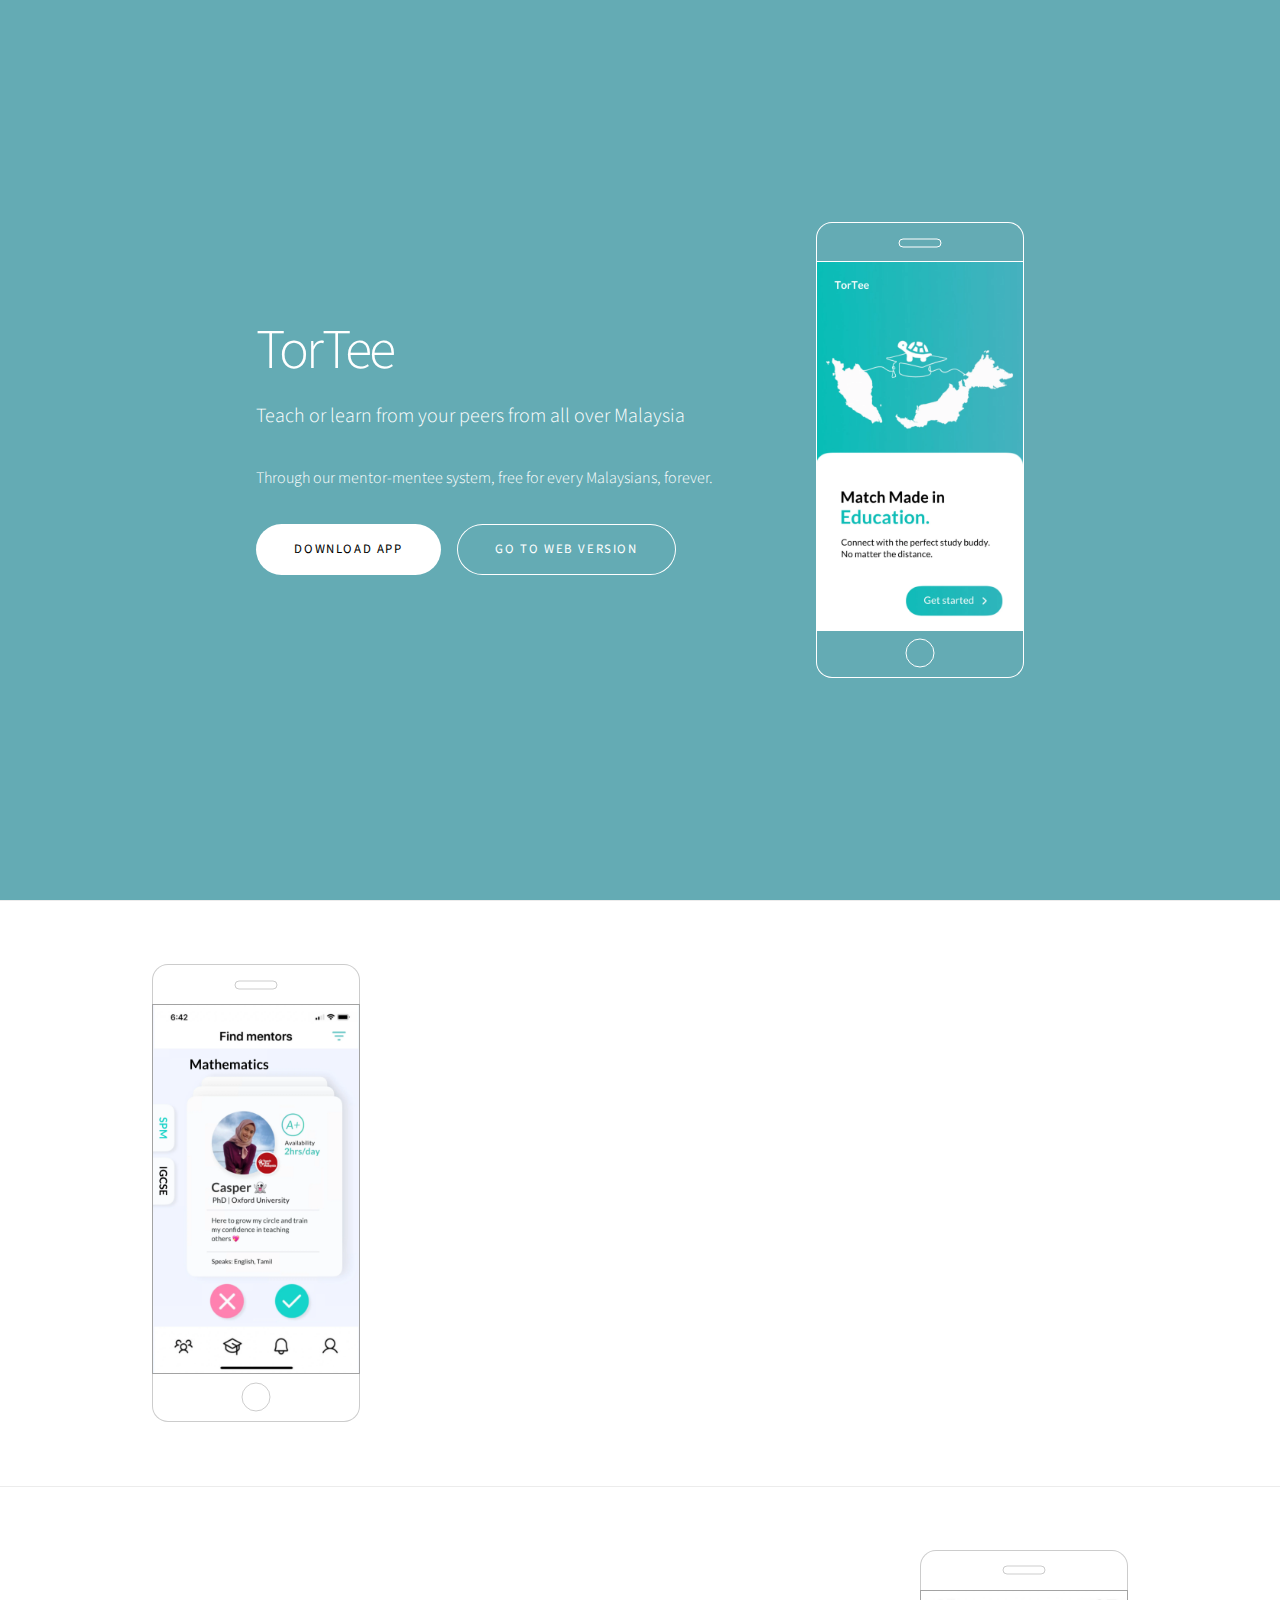
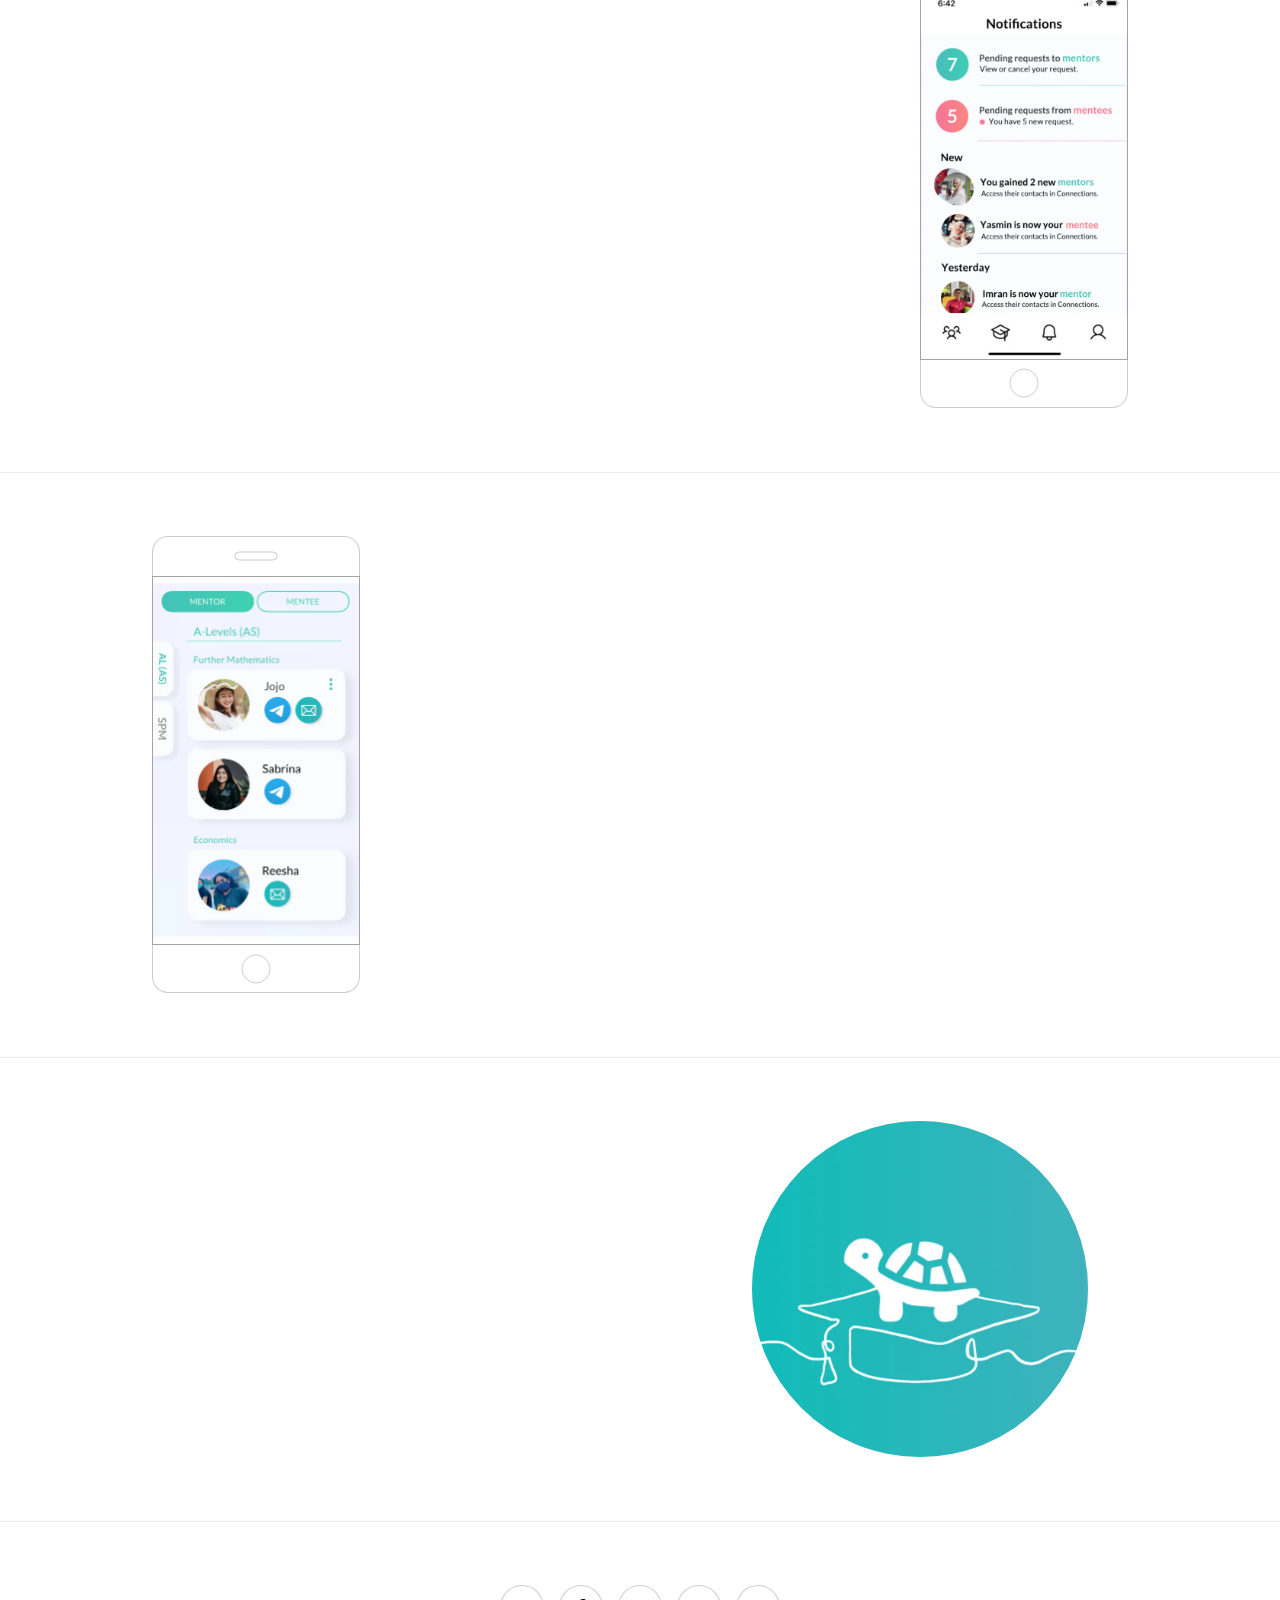
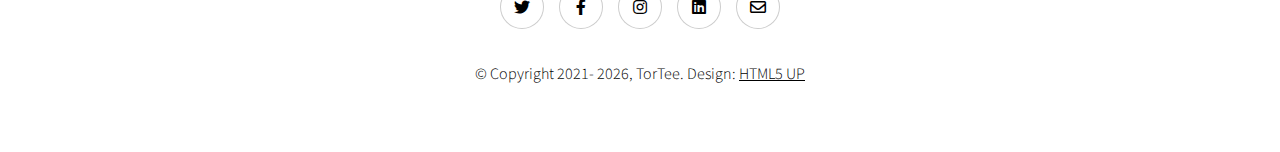
<file: index.html>
<!DOCTYPE HTML>
<html lang="en">

<head>
	<title>TorTee - Match Made in Education</title>
	<meta charset="utf-8" />
	<meta name="description"
		content="TorTee is built for youths to teach or learn from peers from all over Malaysia through our mentor-mentee system, free for every Malaysians, forever.">
	<meta name="author" content="TorTee">
	<meta property="og:type" content="website">
	<meta property="og:locale" content="en_UK">
	<meta property="og:site_name" content="TorTee - Match Made in Education">
	<meta property="og:title" content="TorTee">
	<meta property="og:url" content="https://tortee.my/">
	<meta property="og:description"
		content="TorTee is built for youths to teach or learn from peers from all over Malaysia through our mentor-mentee system, free for every Malaysians, forever.">
	<meta property="og:image" content="https://tortee.my/assets/images/tortee.jpeg">
	<link rel="canonical" href="https://tortee.my/">
	<link rel="apple-touch-icon" sizes="180x180" href="/apple-touch-icon.png">
	<link rel="icon" type="image/png" sizes="32x32" href="/favicon-32x32.png">
	<link rel="icon" type="image/png" sizes="16x16" href="/favicon-16x16.png">
	<link rel="manifest" href="/site.webmanifest">
	<meta name="msapplication-TileColor" content="#da532c">
	<meta name="theme-color" content="#ffffff">
	<meta name="viewport" content="width=device-width, initial-scale=1, user-scalable=no" />
	<meta name="apple-itunes-app" content="app-id=1588025967">
	<!-- Twitter -->
	<meta name="twitter:card" content="app">
	<meta name="twitter:site" content="@TorTeeMY">
	<meta name="twitter:description"
		content="TorTee is built for youths to teach or learn from peers from all over Malaysia through our mentor-mentee system, free for every Malaysians, forever.">
	<meta name="twitter:app:country" content="my">
	<meta name="twitter:app:name:iphone" content="TorTee">
	<meta name="twitter:app:id:iphone" content="1588025967">
	<meta name="twitter:app:name:ipad" content="TorTee">
	<meta name="twitter:app:id:ipad" content="1588025967">
	<meta name="twitter:app:name:googleplay" content="TorTee">
	<meta name="twitter:app:id:googleplay" content="my.tortee.match">
	<link rel="stylesheet" href="assets/css/main.css" />
	<noscript>
		<link rel="stylesheet" href="assets/css/noscript.css" />
	</noscript>
	<script>
		(function (s, e, n, d, er) {
			s['Sender'] = er;
			s[er] = s[er] || function () {
				(s[er].q = s[er].q || []).push(arguments)
			}, s[er].l = 1 * new Date();
			var a = e.createElement(n),
				m = e.getElementsByTagName(n)[0];
			a.async = 1;
			a.src = d;
			m.parentNode.insertBefore(a, m)
		})(window, document, 'script', 'https://cdn.sender.net/accounts_resources/universal.js', 'sender');
		sender('16d5cf8b8f6501')
	</script>
</head>

<body class="is-preload">

	<!-- Wrapper -->
	<div id="wrapper" class="divided">

		<!-- Banner -->
		<section
			class="banner color6 invert style4 orient-left content-align-left image-position-right fullscreen onload-content-fade-right">
			<div class="content">
				<h1 id="title">TorTee</h1>
				<p class="major">Teach or learn from your peers from all over Malaysia</p>
				<p>Through our mentor-mentee system, free for every Malaysians, forever.</p>
				<ul class="actions">
					<li id="download-ios" hidden>
						<a href="https://apps.apple.com/my/app/tortee/id1588025967" target="_blank"
							class="primary button large wide">Download App</a>
					</li>
					<li id="download-android" hidden>
						<a href="https://play.google.com/store/apps/details?id=my.tortee.match" target="_blank"
							class="primary button large wide">Download App</a>
					</li>
					<li>
						<a href="https://app.tortee.my" class="button large wide">Go to Web version</a>
					</li>
				</ul>
			</div>
			<div class="image">
				<picture>
					<source type="image/webp" srcset="/assets/images/welcome.webp">
					<source type="image/jpeg" srcset="/assets/images/welcome.JPEG">
					<img src="/assets/images/welcome.JPEG" alt="Welcome screen of TorTee: Match made in education" />
				</picture>
			</div>
		</section>

		<!-- Spotlight -->
		<section
			class="spotlight style3 orient-right onscroll-content-fade-left content-align-left image-position-center">
			<div class="content">
				<h2 id="match">Match</h2>
				<p>Find experienced student volunteers to teach any subject in SPM, IGCSE, A-Levels and Matrikulasi,
					including</p>
				<ul class="alt">
					<li>Additional Mathematics</li>
					<li>Sejarah</li>
					<li>Bahasa Melayu</li>
					<li style="font-family: 'Hiragino Sans GB';">华文</li>
					<li>Economics</li>
					<li>and more!</li>
				</ul>
			</div>
			<div class="image">
				<picture>
					<source type="image/webp" srcset="/assets/images/match.webp">
					<source type="image/jpeg" srcset="/assets/images/match.jpeg">
					<img src="/assets/images/match.jpeg" alt="Welcome to the Match page" />
				</picture>
			</div>
		</section>

		<!-- Spotlight -->
		<section
			class="spotlight style3 orient-left onscroll-content-fade-right content-align-left image-position-center">
			<div class="content">
				<h2>Request</h2>
				<p>Send mentorship requests to volunteers, and we will notify them for you. TorTee has more than</p>
				<p class="major" style="font-size: 3rem;">300+ mentors</p>
			</div>
			<div class="image">
				<picture>
					<source type="image/webp" srcset="/assets/images/notifications.webp">
					<source type="image/jpeg" srcset="/assets/images/notifications.jpeg">
					<img src="/assets/images/notifications.jpeg" alt="Notifications and requests" />
				</picture>
			</div>
		</section>

		<!-- Spotlight -->
		<section
			class="spotlight style3 orient-right onscroll-content-fade-left content-align-left image-position-center">
			<div class="content">
				<h2>Connect</h2>
				<p>Your contacts will be shared after both mentors and mentees agree to match. We support the following
					contact methods</p>
				<ul class="icons">
					<li><i class="icon brands style1 fa-whatsapp"><span class="label">Instagram</span></i></li>
					<li><i class="icon brands style1 fa-telegram"><span class="label">Telegram</span></i></li>
					<li><i class="icon brands style1 fa-twitter"><span class="label">Twitter</span></i></li>
					<li><i class="icon brands style1 fa-facebook-f"><span class="label">Facebook</span></i></li>
					<li><i class="icon brands style1 fa-instagram"><span class="label">Instagram</span></i></li>
					<li><i class="icon style1 fa-envelope"><span class="label">E-mail</span></i></li>
				</ul>
			</div>
			<div class="image">
				<picture>
					<source type="image/webp" srcset="/assets/images/Connections.webp">
					<source type="image/jpeg" srcset="/assets/images/Connections.jpeg">
					<img src="/assets/images/Connections.jpeg" alt="Connections and contact methods" />
				</picture>
			</div>
		</section>

		<section class="banner style3 orient-left content-align-left onscroll-content-fade-right image-position-left">
			<div class="content">
				<h2>Join TorTee</h2>
				<p class="major">As a mentor or mentee, or both!</p>
				<p>Be part of the Malaysian education revolution</p>
				<ul class="actions">
					<li><a href="#title" class="primary button">Get Started</a></li>
					<li><a href="/subscribe.html" id="subscribe" class="button">Subscribe</a></li>
				</ul>
			</div>
			<div class="image">
				<picture>
					<source type="image/webp" srcset="/assets/images/tortee.webp">
					<source type="image/jpeg" srcset="/assets/images/tortee.jpeg">
					<img src="/assets/images/tortee.jpeg" alt="logo of tortee" />
				</picture>
			</div>
		</section>


		<!-- Footer -->
		<footer class="wrapper style1 align-center">
			<div class="inner">
				<ul class="icons">
					<li><a href="https://twitter.com/TorTeeMY" target="_blank"
							class="icon brands style2 fa-twitter"><span class="label">Twitter</span></a></li>
					<li><a href="https://facebook.com/torteepage" target="_blank"
							class="icon brands style2 fa-facebook-f"><span class="label">Facebook</span></a>
					</li>
					<li><a href="https://www.instagram.com/tortee.my/" target="_blank"
							class="icon brands style2 fa-instagram"><span class="label">Instagram</span></a>
					</li>
					<li><a href="https://www.linkedin.com/company/tortee" target="_blank"
							class="icon brands style2 fa-linkedin"><span class="label">LinkedIn</span></a></li>
					<li><a href="mailto:contact@tortee.my" target="_blank" class="icon style2 fa-envelope"><span
								class="label">Email</span></a></li>
				</ul>
				<p>&copy; Copyright 2021-
					<script>document.write(new Date().getFullYear())</script>, TorTee. Design: <a
						href="https://html5up.net">HTML5 UP</a>
				</p>
			</div>
		</footer>

	</div>


	<!-- Scripts -->
	<script src="assets/js/jquery.min.js"></script>
	<script src="assets/js/jquery.scrollex.min.js"></script>
	<script src="assets/js/jquery.scrolly.min.js"></script>
	<script src="assets/js/browser.min.js"></script>
	<script src="assets/js/breakpoints.min.js"></script>
	<script src="assets/js/util.js"></script>
	<script src="assets/js/main.js"></script>
	<script>
		function getOS() {
			var userAgent = window.navigator.userAgent,
				platform = window.navigator.platform,
				macosPlatforms = ['Macintosh', 'MacIntel', 'MacPPC', 'Mac68K'],
				windowsPlatforms = ['Win32', 'Win64', 'Windows', 'WinCE'],
				iosPlatforms = ['iPhone', 'iPad', 'iPod'],
				os = null;

			if (macosPlatforms.indexOf(platform) !== -1) {
				os = 'Mac OS';
			} else if (iosPlatforms.indexOf(platform) !== -1) {
				os = 'iOS';
			} else if (windowsPlatforms.indexOf(platform) !== -1) {
				os = 'Windows';
			} else if (/Android/.test(userAgent)) {
				os = 'Android';
			} else if (!os && /Linux/.test(platform)) {
				os = 'Linux';
			}

			return os;
		}
		if (getOS() === 'Mac OS' || getOS() === 'iOS') document.getElementById('download-ios').hidden = false;
		else document.getElementById('download-android').hidden = false;
		console.log(getOS())
	</script>

</body>

</html>
</file>
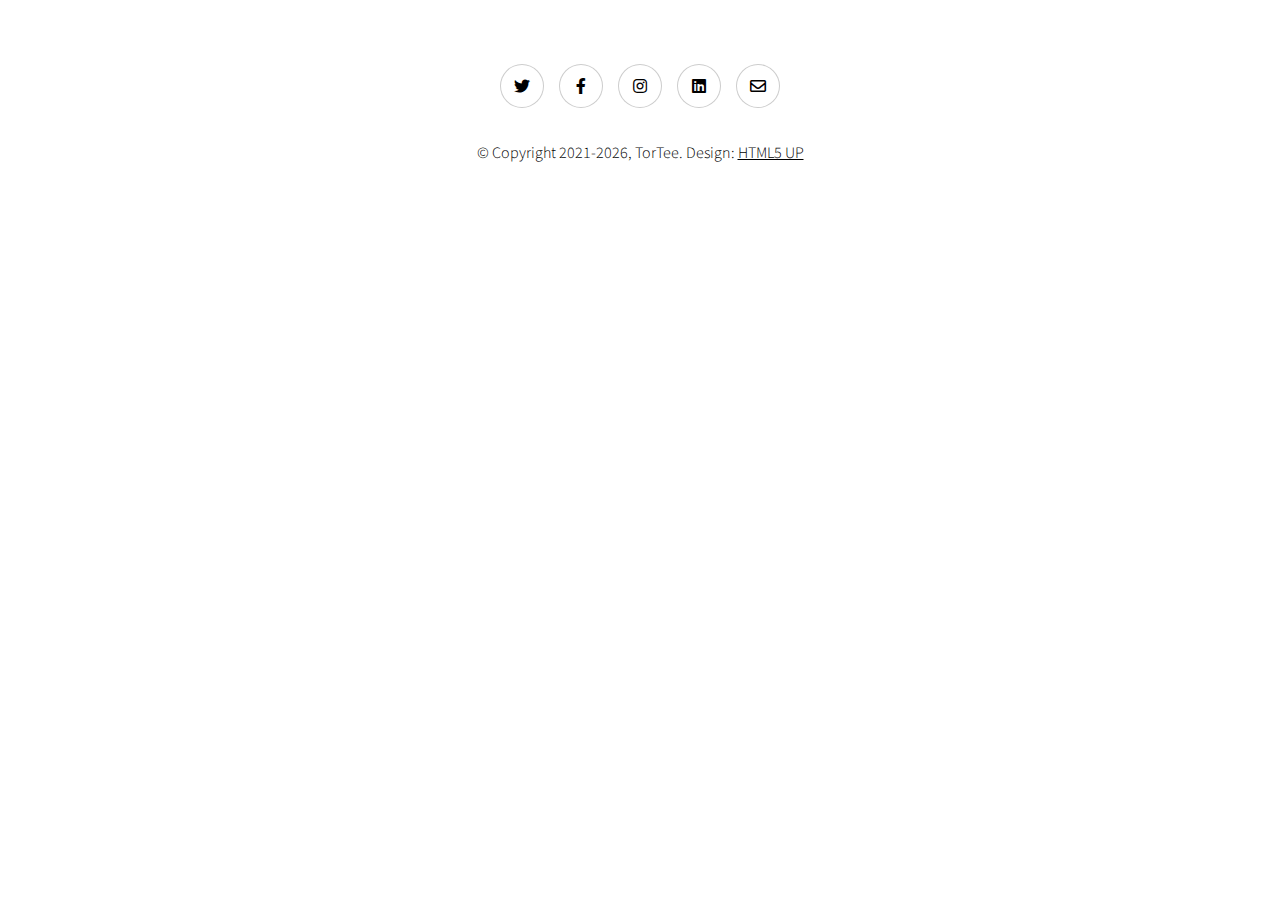
<file: generic.html>
<!DOCTYPE HTML>
<html>

<head>
	<title>TorTee - Match Made in Education</title>
	<meta charset="utf-8" />
	<meta name="viewport" content="width=device-width, initial-scale=1, user-scalable=no" />
	<meta name="apple-itunes-app" content="app-id=1588025967">
	<link rel="stylesheet" href="assets/css/main.css" />
	<noscript>
		<link rel="stylesheet" href="assets/css/noscript.css" />
	</noscript>
	<script>
		(function (s, e, n, d, er) {
		  s['Sender'] = er;
		  s[er] = s[er] || function () {
			(s[er].q = s[er].q || []).push(arguments)
		  }, s[er].l = 1 * new Date();
		  var a = e.createElement(n),
			  m = e.getElementsByTagName(n)[0];
		  a.async = 1;
		  a.src = d;
		  m.parentNode.insertBefore(a, m)
		})(window, document, 'script', 'https://cdn.sender.net/accounts_resources/universal.js', 'sender');
		sender('16d5cf8b8f6501')
	  </script>
</head>

<body class="is-preload">

	<!-- Wrapper -->
	<div id="wrapper" class="divided">

		<!-- Footer -->
		<footer class="wrapper style1 align-center">
			<div class="inner">
				<ul class="icons">
					<li><a href="https://twitter.com/TorTeeMY" target="_blank" class="icon brands style2 fa-twitter"><span class="label">Twitter</span></a></li>
					<li><a href="https://facebook.com/torteepage" target="_blank" class="icon brands style2 fa-facebook-f"><span class="label">Facebook</span></a>
					</li>
					<li><a href="https://www.instagram.com/tortee.my/" target="_blank" class="icon brands style2 fa-instagram"><span class="label">Instagram</span></a>
					</li>
					<li><a href="https://www.linkedin.com/company/tortee" target="_blank" class="icon brands style2 fa-linkedin"><span class="label">LinkedIn</span></a></li>
					<li><a href="mailto:contact@tortee.my" target="_blank" class="icon style2 fa-envelope"><span class="label">Email</span></a></li>
				</ul>
				<p>&copy; Copyright 2021-<script>document.write(new Date().getFullYear())</script>, TorTee. Design: <a href="https://html5up.net">HTML5 UP</a></p>
			</div>
		</footer>

	</div>
	

	<!-- Scripts -->
	<script src="assets/js/jquery.min.js"></script>
	<script src="assets/js/jquery.scrollex.min.js"></script>
	<script src="assets/js/jquery.scrolly.min.js"></script>
	<script src="assets/js/browser.min.js"></script>
	<script src="assets/js/breakpoints.min.js"></script>
	<script src="assets/js/util.js"></script>
	<script src="assets/js/main.js"></script>

</body>

</html>

<div hidden id="popup" style="text-align: left; margin: 0 auto;" class="sender-form-field" data-sender-form-id="kzsfe81cezz5vevzkwu"></div>
</file>
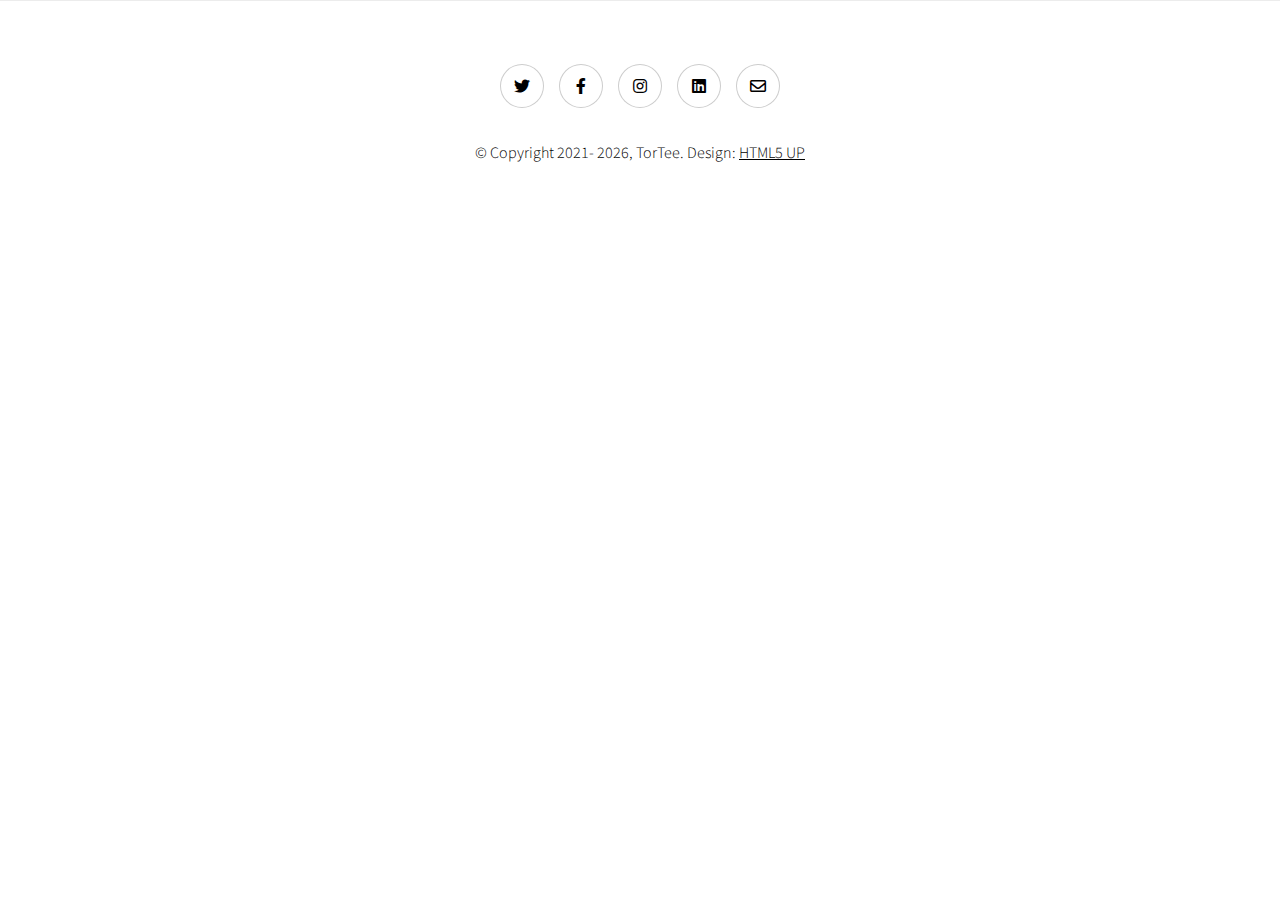
<file: subscribe.html>
<!DOCTYPE HTML>
<html>

<head>
    <title>TorTee - Match Made in Education</title>
    <meta charset="utf-8" />
    <meta name="viewport" content="width=device-width, initial-scale=1, user-scalable=no" />
    <meta name="apple-itunes-app" content="app-id=1588025967">
    <link rel="stylesheet" href="assets/css/main.css" />
    <noscript>
        <link rel="stylesheet" href="assets/css/noscript.css" />
    </noscript>
    <script>
        (function (s, e, n, d, er) {
            s['Sender'] = er;
            s[er] = s[er] || function () {
                (s[er].q = s[er].q || []).push(arguments)
            }, s[er].l = 1 * new Date();
            var a = e.createElement(n),
                m = e.getElementsByTagName(n)[0];
            a.async = 1;
            a.src = d;
            m.parentNode.insertBefore(a, m)
        })(window, document, 'script', 'https://cdn.sender.net/accounts_resources/universal.js', 'sender');
        sender('16d5cf8b8f6501')
    </script>
    <style>
        iframe {
            display: block;
            margin: 0 auto;
        }

        #popup div{
            width: 100%;
        }
    </style>
</head>

<body class="is-preload">

    <!-- Wrapper -->
    <div id="wrapper" class="divided">
        <div  id="popup" style="text-align: left; margin: 0 auto;" class="sender-form-field"
            data-sender-form-id="kzsfe81cezz5vevzkwu"></div>


        <!-- Footer -->
        <footer class="wrapper style1 align-center">
            <div class="inner">
                <ul class="icons">
                    <li><a href="https://twitter.com/TorTeeMY" target="_blank"
                            class="icon brands style2 fa-twitter"><span class="label">Twitter</span></a></li>
                    <li><a href="https://facebook.com/torteepage" target="_blank"
                            class="icon brands style2 fa-facebook-f"><span class="label">Facebook</span></a>
                    </li>
                    <li><a href="https://www.instagram.com/tortee.my/" target="_blank"
                            class="icon brands style2 fa-instagram"><span class="label">Instagram</span></a>
                    </li>
                    <li><a href="https://www.linkedin.com/company/tortee" target="_blank"
                            class="icon brands style2 fa-linkedin"><span class="label">LinkedIn</span></a></li>
                    <li><a href="mailto:contact@tortee.my" target="_blank" class="icon style2 fa-envelope"><span
                                class="label">Email</span></a></li>
                </ul>
                <p>&copy; Copyright 2021-
                    <script>document.write(new Date().getFullYear())</script>, TorTee. Design: <a
                        href="https://html5up.net">HTML5 UP</a>
                </p>
            </div>
        </footer>

    </div>


    <!-- Scripts -->
    <script src="assets/js/jquery.min.js"></script>
    <script src="assets/js/jquery.scrollex.min.js"></script>
    <script src="assets/js/jquery.scrolly.min.js"></script>
    <script src="assets/js/browser.min.js"></script>
    <script src="assets/js/breakpoints.min.js"></script>
    <script src="assets/js/util.js"></script>
    <script src="assets/js/main.js"></script>

</body>

</html>
</file>
<file: assets/css/noscript.css>
/*
	Story by HTML5 UP
	html5up.net | @ajlkn
	Free for personal and commercial use under the CCA 3.0 license (html5up.net/license)
*/

/* Banner (transitions) */

	.banner.onload-content-fade-up .content {
		-moz-transition: none;
		-webkit-transition: none;
		-ms-transition: none;
		transition: none;
	}

	body.is-preload .banner.onload-content-fade-up .content {
		-moz-transform: none;
		-webkit-transform: none;
		-ms-transform: none;
		transform: none;
		opacity: 1;
	}

	.banner.onload-content-fade-down .content {
		-moz-transition: none;
		-webkit-transition: none;
		-ms-transition: none;
		transition: none;
	}

	body.is-preload .banner.onload-content-fade-down .content {
		-moz-transform: none;
		-webkit-transform: none;
		-ms-transform: none;
		transform: none;
		opacity: 1;
	}

	.banner.onload-content-fade-left .content {
		-moz-transition: none;
		-webkit-transition: none;
		-ms-transition: none;
		transition: none;
	}

	body.is-preload .banner.onload-content-fade-left .content {
		-moz-transform: none;
		-webkit-transform: none;
		-ms-transform: none;
		transform: none;
		opacity: 1;
	}

	.banner.onload-content-fade-right .content {
		-moz-transition: none;
		-webkit-transition: none;
		-ms-transition: none;
		transition: none;
	}

	body.is-preload .banner.onload-content-fade-right .content {
		-moz-transform: none;
		-webkit-transform: none;
		-ms-transform: none;
		transform: none;
		opacity: 1;
	}

	.banner.onload-content-fade-in .content {
		-moz-transition: none;
		-webkit-transition: none;
		-ms-transition: none;
		transition: none;
	}

	body.is-preload .banner.onload-content-fade-in .content {
		-moz-transform: none;
		-webkit-transform: none;
		-ms-transform: none;
		transform: none;
		opacity: 1;
	}

	.banner.onload-image-fade-up .image {
		-moz-transition: none;
		-webkit-transition: none;
		-ms-transition: none;
		transition: none;
	}

		.banner.onload-image-fade-up .image img {
			-moz-transition: none;
			-webkit-transition: none;
			-ms-transition: none;
			transition: none;
		}

	body.is-preload .banner.onload-image-fade-up .image {
		-moz-transform: none;
		-webkit-transform: none;
		-ms-transform: none;
		transform: none;
		opacity: 1;
	}

		body.is-preload .banner.onload-image-fade-up .image img {
			opacity: 1;
		}

	.banner.onload-image-fade-down .image {
		-moz-transition: none;
		-webkit-transition: none;
		-ms-transition: none;
		transition: none;
	}

		.banner.onload-image-fade-down .image img {
			-moz-transition: none;
			-webkit-transition: none;
			-ms-transition: none;
			transition: none;
		}

	body.is-preload .banner.onload-image-fade-down .image {
		-moz-transform: none;
		-webkit-transform: none;
		-ms-transform: none;
		transform: none;
		opacity: 1;
	}

		body.is-preload .banner.onload-image-fade-down .image img {
			opacity: 1;
		}

	.banner.onload-image-fade-left .image {
		-moz-transition: none;
		-webkit-transition: none;
		-ms-transition: none;
		transition: none;
	}

		.banner.onload-image-fade-left .image img {
			-moz-transition: none;
			-webkit-transition: none;
			-ms-transition: none;
			transition: none;
		}

	body.is-preload .banner.onload-image-fade-left .image {
		-moz-transform: none;
		-webkit-transform: none;
		-ms-transform: none;
		transform: none;
		opacity: 1;
	}

		body.is-preload .banner.onload-image-fade-left .image img {
			opacity: 1;
		}

	.banner.onload-image-fade-right .image {
		-moz-transition: none;
		-webkit-transition: none;
		-ms-transition: none;
		transition: none;
	}

		.banner.onload-image-fade-right .image img {
			-moz-transition: none;
			-webkit-transition: none;
			-ms-transition: none;
			transition: none;
		}

	body.is-preload .banner.onload-image-fade-right .image {
		-moz-transform: none;
		-webkit-transform: none;
		-ms-transform: none;
		transform: none;
		opacity: 1;
	}

		body.is-preload .banner.onload-image-fade-right .image img {
			opacity: 1;
		}

	.banner.onload-image-fade-in .image img {
		-moz-transition: none;
		-webkit-transition: none;
		-ms-transition: none;
		transition: none;
	}

	body.is-preload .banner.onload-image-fade-in .image img {
		opacity: 1;
	}

	.banner.onscroll-content-fade-up .content {
		-moz-transition: none;
		-webkit-transition: none;
		-ms-transition: none;
		transition: none;
	}

	.banner.onscroll-content-fade-up.is-inactive .content {
		-moz-transform: none;
		-webkit-transform: none;
		-ms-transform: none;
		transform: none;
		opacity: 1;
	}

	.banner.onscroll-content-fade-down .content {
		-moz-transition: none;
		-webkit-transition: none;
		-ms-transition: none;
		transition: none;
	}

	.banner.onscroll-content-fade-down.is-inactive .content {
		-moz-transform: none;
		-webkit-transform: none;
		-ms-transform: none;
		transform: none;
		opacity: 1;
	}

	.banner.onscroll-content-fade-left .content {
		-moz-transition: none;
		-webkit-transition: none;
		-ms-transition: none;
		transition: none;
	}

	.banner.onscroll-content-fade-left.is-inactive .content {
		-moz-transform: none;
		-webkit-transform: none;
		-ms-transform: none;
		transform: none;
		opacity: 1;
	}

	.banner.onscroll-content-fade-right .content {
		-moz-transition: none;
		-webkit-transition: none;
		-ms-transition: none;
		transition: none;
	}

	.banner.onscroll-content-fade-right.is-inactive .content {
		-moz-transform: none;
		-webkit-transform: none;
		-ms-transform: none;
		transform: none;
		opacity: 1;
	}

	.banner.onscroll-content-fade-in .content {
		-moz-transition: none;
		-webkit-transition: none;
		-ms-transition: none;
		transition: none;
	}

	.banner.onscroll-content-fade-in.is-inactive .content {
		-moz-transform: none;
		-webkit-transform: none;
		-ms-transform: none;
		transform: none;
		opacity: 1;
	}

	.banner.onscroll-image-fade-up .image {
		-moz-transition: none;
		-webkit-transition: none;
		-ms-transition: none;
		transition: none;
	}

		.banner.onscroll-image-fade-up .image img {
			-moz-transition: none;
			-webkit-transition: none;
			-ms-transition: none;
			transition: none;
		}

	.banner.onscroll-image-fade-up.is-inactive .image {
		-moz-transform: none;
		-webkit-transform: none;
		-ms-transform: none;
		transform: none;
		opacity: 1;
	}

		.banner.onscroll-image-fade-up.is-inactive .image img {
			opacity: 1;
		}

	.banner.onscroll-image-fade-down .image {
		-moz-transition: none;
		-webkit-transition: none;
		-ms-transition: none;
		transition: none;
	}

		.banner.onscroll-image-fade-down .image img {
			-moz-transition: none;
			-webkit-transition: none;
			-ms-transition: none;
			transition: none;
		}

	.banner.onscroll-image-fade-down.is-inactive .image {
		-moz-transform: none;
		-webkit-transform: none;
		-ms-transform: none;
		transform: none;
		opacity: 1;
	}

		.banner.onscroll-image-fade-down.is-inactive .image img {
			opacity: 1;
		}

	.banner.onscroll-image-fade-left .image {
		-moz-transition: none;
		-webkit-transition: none;
		-ms-transition: none;
		transition: none;
	}

		.banner.onscroll-image-fade-left .image img {
			-moz-transition: none;
			-webkit-transition: none;
			-ms-transition: none;
			transition: none;
		}

	.banner.onscroll-image-fade-left.is-inactive .image {
		-moz-transform: none;
		-webkit-transform: none;
		-ms-transform: none;
		transform: none;
		opacity: 1;
	}

		.banner.onscroll-image-fade-left.is-inactive .image img {
			opacity: 1;
		}

	.banner.onscroll-image-fade-right .image {
		-moz-transition: none;
		-webkit-transition: none;
		-ms-transition: none;
		transition: none;
	}

		.banner.onscroll-image-fade-right .image img {
			-moz-transition: none;
			-webkit-transition: none;
			-ms-transition: none;
			transition: none;
		}

	.banner.onscroll-image-fade-right.is-inactive .image {
		-moz-transform: none;
		-webkit-transform: none;
		-ms-transform: none;
		transform: none;
		opacity: 1;
	}

		.banner.onscroll-image-fade-right.is-inactive .image img {
			opacity: 1;
		}

	.banner.onscroll-image-fade-in .image img {
		-moz-transition: none;
		-webkit-transition: none;
		-ms-transition: none;
		transition: none;
	}

	.banner.onscroll-image-fade-in.is-inactive .image img {
		opacity: 1;
	}
</file>
<file: assets/css/main.css>
@import url(fontawesome-all.min.css);
@import url("https://fonts.googleapis.com/css?family=Source+Sans+Pro:300,300i,400,400i");

/*
	Story by HTML5 UP
	html5up.net | @ajlkn
	Free for personal and commercial use under the CCA 3.0 license (html5up.net/license)
*/

html, body, div, span, applet, object,
iframe, h1, h2, h3, h4, h5, h6, p, blockquote,
pre, a, abbr, acronym, address, big, cite,
code, del, dfn, em, img, ins, kbd, q, s, samp,
small, strike, strong, sub, sup, tt, var, b,
u, i, center, dl, dt, dd, ol, ul, li, fieldset,
form, label, legend, table, caption, tbody,
tfoot, thead, tr, th, td, article, aside,
canvas, details, embed, figure, figcaption,
footer, header, hgroup, menu, nav, output, ruby,
section, summary, time, mark, audio, video {
	margin: 0;
	padding: 0;
	border: 0;
	font-size: 100%;
	font: inherit;
	vertical-align: baseline;}

article, aside, details, figcaption, figure,
footer, header, hgroup, menu, nav, section {
	display: block;}

body {
	line-height: 1;
}

ol, ul {
	list-style: none;
}

blockquote, q {
	quotes: none;
}

	blockquote:before, blockquote:after, q:before, q:after {
		content: '';
		content: none;
	}

table {
	border-collapse: collapse;
	border-spacing: 0;
}

body {
	-webkit-text-size-adjust: none;
}

mark {
	background-color: transparent;
	color: inherit;
}

input::-moz-focus-inner {
	border: 0;
	padding: 0;
}

input, select, textarea {
	-moz-appearance: none;
	-webkit-appearance: none;
	-ms-appearance: none;
	appearance: none;
}

/* Basic */

	@-ms-viewport {
		width: device-width;
	}

	body {
		-ms-overflow-style: scrollbar;
	}

	@media screen and (max-width: 480px) {

		html, body {
			min-width: 320px;
		}

	}

	html {
		box-sizing: border-box;
	}

	*, *:before, *:after {
		box-sizing: inherit;
	}

	body {
		background: #ffffff;
	}

		body.is-preload *, body.is-preload *:before, body.is-preload *:after {
			-moz-animation: none !important;
			-webkit-animation: none !important;
			-ms-animation: none !important;
			animation: none !important;
			-moz-transition: none !important;
			-webkit-transition: none !important;
			-ms-transition: none !important;
			transition: none !important;
		}

/* Type */

	html {
		font-size: 18pt;
	}

		@media screen and (max-width: 1680px) {

			html {
				font-size: 14pt;
			}

		}

		@media screen and (max-width: 1280px) {

			html {
				font-size: 12pt;
			}

		}

		@media screen and (max-width: 736px) {

			html {
				font-size: 11pt;
			}

		}

		@media screen and (max-width: 360px) {

			html {
				font-size: 10pt;
			}

		}

	body {
		background-color: #ffffff;
		color: #000000;
	}

	body, input, select, textarea {
		font-family: "Source Sans Pro", Helvetica, sans-serif;
		font-size: 1rem;
		font-weight: 300;
		line-height: 1.65;
	}

	a {
		-moz-transition: color 0.2s ease-in-out;
		-webkit-transition: color 0.2s ease-in-out;
		-ms-transition: color 0.2s ease-in-out;
		transition: color 0.2s ease-in-out;
		text-decoration: underline;
	}

		a:hover {
			text-decoration: none;
		}

	strong, b {
		font-weight: 400;
	}

	em, i {
		font-style: italic;
	}

	p {
		margin: 0 0 2rem 0;
	}

		p.major {
			font-size: 1.25rem;
		}

	h1, h2, h3, h4, h5, h6 {
		font-weight: 300;
		line-height: 1.375;
		letter-spacing: -0.05em;
		margin: 0 0 1rem 0;
	}

		h1 a, h2 a, h3 a, h4 a, h5 a, h6 a {
			color: inherit;
			text-decoration: none;
		}

	h1 {
		font-size: 3.5rem;
		line-height: 1.2;
	}

	h2 {
		font-size: 2.25rem;
	}

	h3 {
		font-size: 1.5rem;
	}

	h4 {
		font-size: 1.1rem;
	}

	h5 {
		font-size: 0.9rem;
	}

	h6 {
		font-size: 0.7rem;
	}

	sub {
		font-size: 0.8rem;
		position: relative;
		top: 0.5rem;
	}

	sup {
		font-size: 0.8rem;
		position: relative;
		top: -0.5rem;
	}

	blockquote {
		border-left: solid 4px;
		font-style: italic;
		margin: 0 0 2rem 0;
		padding: 0.5rem 0 0.5rem 2rem;
	}

	code {
		border-radius: 4px;
		font-family: "Courier New", monospace;
		font-size: 0.9em;
		margin: 0 0.25rem;
		padding: 0.25rem 0.325rem;
	}

	pre {
		-webkit-overflow-scrolling: touch;
		font-family: "Courier New", monospace;
		font-size: 0.9em;
		margin: 0 0 2rem 0;
	}

		pre code {
			display: block;
			line-height: 1.5;
			padding: 0.75rem 1rem;
			overflow-x: auto;
		}

	hr {
		border: 0;
		border-bottom: solid 1px;
		margin: 2.5rem 0;
	}

		hr.major {
			margin: 3.5rem 0;
		}

	.align-left {
		text-align: left;
	}

	.align-center {
		text-align: center;
	}

	.align-right {
		text-align: right;
	}

	@media screen and (max-width: 736px) {

		p.major {
			font-size: 1.1rem;
		}

		h1 {
			font-size: 2.5rem;
		}

		h2 {
			font-size: 2rem;
		}

		h3 {
			font-size: 1.25rem;
		}

		h4 {
			font-size: 1rem;
		}

	}

	input, select, textarea {
		color: #000000;
	}

	a {
		color: #000000;
	}

		a:hover {
			color: #47D3E5;
		}

	strong, b {
		color: #000000;
	}

	h1, h2, h3, h4, h5, h6 {
		color: #000000;
	}

	blockquote {
		border-left-color: rgba(0, 0, 0, 0.2);
	}

	code {
		background: rgba(0, 0, 0, 0.05);
		border-color: rgba(0, 0, 0, 0.2);
	}

	hr {
		border-bottom-color: rgba(0, 0, 0, 0.2);
	}

/* Row */

	.row {
		display: flex;
		flex-wrap: wrap;
		box-sizing: border-box;
		align-items: stretch;
	}

		.row > * {
			box-sizing: border-box;
		}

		.row.gtr-uniform > * > :last-child {
			margin-bottom: 0;
		}

		.row.aln-left {
			justify-content: flex-start;
		}

		.row.aln-center {
			justify-content: center;
		}

		.row.aln-right {
			justify-content: flex-end;
		}

		.row.aln-top {
			align-items: flex-start;
		}

		.row.aln-middle {
			align-items: center;
		}

		.row.aln-bottom {
			align-items: flex-end;
		}

		.row > .imp {
			order: -1;
		}

		.row > .col-1 {
			width: 8.33333%;
		}

		.row > .off-1 {
			margin-left: 8.33333%;
		}

		.row > .col-2 {
			width: 16.66667%;
		}

		.row > .off-2 {
			margin-left: 16.66667%;
		}

		.row > .col-3 {
			width: 25%;
		}

		.row > .off-3 {
			margin-left: 25%;
		}

		.row > .col-4 {
			width: 33.33333%;
		}

		.row > .off-4 {
			margin-left: 33.33333%;
		}

		.row > .col-5 {
			width: 41.66667%;
		}

		.row > .off-5 {
			margin-left: 41.66667%;
		}

		.row > .col-6 {
			width: 50%;
		}

		.row > .off-6 {
			margin-left: 50%;
		}

		.row > .col-7 {
			width: 58.33333%;
		}

		.row > .off-7 {
			margin-left: 58.33333%;
		}

		.row > .col-8 {
			width: 66.66667%;
		}

		.row > .off-8 {
			margin-left: 66.66667%;
		}

		.row > .col-9 {
			width: 75%;
		}

		.row > .off-9 {
			margin-left: 75%;
		}

		.row > .col-10 {
			width: 83.33333%;
		}

		.row > .off-10 {
			margin-left: 83.33333%;
		}

		.row > .col-11 {
			width: 91.66667%;
		}

		.row > .off-11 {
			margin-left: 91.66667%;
		}

		.row > .col-12 {
			width: 100%;
		}

		.row > .off-12 {
			margin-left: 100%;
		}

		.row.gtr-0 {
			margin-top: 0;
			margin-left: 0rem;
		}

			.row.gtr-0 > * {
				padding: 0 0 0 0rem;
			}

			.row.gtr-0.gtr-uniform {
				margin-top: 0rem;
			}

				.row.gtr-0.gtr-uniform > * {
					padding-top: 0rem;
				}

		.row.gtr-25 {
			margin-top: 0;
			margin-left: -0.5rem;
		}

			.row.gtr-25 > * {
				padding: 0 0 0 0.5rem;
			}

			.row.gtr-25.gtr-uniform {
				margin-top: -0.5rem;
			}

				.row.gtr-25.gtr-uniform > * {
					padding-top: 0.5rem;
				}

		.row.gtr-50 {
			margin-top: 0;
			margin-left: -1rem;
		}

			.row.gtr-50 > * {
				padding: 0 0 0 1rem;
			}

			.row.gtr-50.gtr-uniform {
				margin-top: -1rem;
			}

				.row.gtr-50.gtr-uniform > * {
					padding-top: 1rem;
				}

		.row {
			margin-top: 0;
			margin-left: -2rem;
		}

			.row > * {
				padding: 0 0 0 2rem;
			}

			.row.gtr-uniform {
				margin-top: -2rem;
			}

				.row.gtr-uniform > * {
					padding-top: 2rem;
				}

		.row.gtr-150 {
			margin-top: 0;
			margin-left: -3rem;
		}

			.row.gtr-150 > * {
				padding: 0 0 0 3rem;
			}

			.row.gtr-150.gtr-uniform {
				margin-top: -3rem;
			}

				.row.gtr-150.gtr-uniform > * {
					padding-top: 3rem;
				}

		.row.gtr-200 {
			margin-top: 0;
			margin-left: -4rem;
		}

			.row.gtr-200 > * {
				padding: 0 0 0 4rem;
			}

			.row.gtr-200.gtr-uniform {
				margin-top: -4rem;
			}

				.row.gtr-200.gtr-uniform > * {
					padding-top: 4rem;
				}

		@media screen and (max-width: 1680px) {

			.row {
				display: flex;
				flex-wrap: wrap;
				box-sizing: border-box;
				align-items: stretch;
			}

				.row > * {
					box-sizing: border-box;
				}

				.row.gtr-uniform > * > :last-child {
					margin-bottom: 0;
				}

				.row.aln-left {
					justify-content: flex-start;
				}

				.row.aln-center {
					justify-content: center;
				}

				.row.aln-right {
					justify-content: flex-end;
				}

				.row.aln-top {
					align-items: flex-start;
				}

				.row.aln-middle {
					align-items: center;
				}

				.row.aln-bottom {
					align-items: flex-end;
				}

				.row > .imp-xlarge {
					order: -1;
				}

				.row > .col-1-xlarge {
					width: 8.33333%;
				}

				.row > .off-1-xlarge {
					margin-left: 8.33333%;
				}

				.row > .col-2-xlarge {
					width: 16.66667%;
				}

				.row > .off-2-xlarge {
					margin-left: 16.66667%;
				}

				.row > .col-3-xlarge {
					width: 25%;
				}

				.row > .off-3-xlarge {
					margin-left: 25%;
				}

				.row > .col-4-xlarge {
					width: 33.33333%;
				}

				.row > .off-4-xlarge {
					margin-left: 33.33333%;
				}

				.row > .col-5-xlarge {
					width: 41.66667%;
				}

				.row > .off-5-xlarge {
					margin-left: 41.66667%;
				}

				.row > .col-6-xlarge {
					width: 50%;
				}

				.row > .off-6-xlarge {
					margin-left: 50%;
				}

				.row > .col-7-xlarge {
					width: 58.33333%;
				}

				.row > .off-7-xlarge {
					margin-left: 58.33333%;
				}

				.row > .col-8-xlarge {
					width: 66.66667%;
				}

				.row > .off-8-xlarge {
					margin-left: 66.66667%;
				}

				.row > .col-9-xlarge {
					width: 75%;
				}

				.row > .off-9-xlarge {
					margin-left: 75%;
				}

				.row > .col-10-xlarge {
					width: 83.33333%;
				}

				.row > .off-10-xlarge {
					margin-left: 83.33333%;
				}

				.row > .col-11-xlarge {
					width: 91.66667%;
				}

				.row > .off-11-xlarge {
					margin-left: 91.66667%;
				}

				.row > .col-12-xlarge {
					width: 100%;
				}

				.row > .off-12-xlarge {
					margin-left: 100%;
				}

				.row.gtr-0 {
					margin-top: 0;
					margin-left: 0rem;
				}

					.row.gtr-0 > * {
						padding: 0 0 0 0rem;
					}

					.row.gtr-0.gtr-uniform {
						margin-top: 0rem;
					}

						.row.gtr-0.gtr-uniform > * {
							padding-top: 0rem;
						}

				.row.gtr-25 {
					margin-top: 0;
					margin-left: -0.5rem;
				}

					.row.gtr-25 > * {
						padding: 0 0 0 0.5rem;
					}

					.row.gtr-25.gtr-uniform {
						margin-top: -0.5rem;
					}

						.row.gtr-25.gtr-uniform > * {
							padding-top: 0.5rem;
						}

				.row.gtr-50 {
					margin-top: 0;
					margin-left: -1rem;
				}

					.row.gtr-50 > * {
						padding: 0 0 0 1rem;
					}

					.row.gtr-50.gtr-uniform {
						margin-top: -1rem;
					}

						.row.gtr-50.gtr-uniform > * {
							padding-top: 1rem;
						}

				.row {
					margin-top: 0;
					margin-left: -2rem;
				}

					.row > * {
						padding: 0 0 0 2rem;
					}

					.row.gtr-uniform {
						margin-top: -2rem;
					}

						.row.gtr-uniform > * {
							padding-top: 2rem;
						}

				.row.gtr-150 {
					margin-top: 0;
					margin-left: -3rem;
				}

					.row.gtr-150 > * {
						padding: 0 0 0 3rem;
					}

					.row.gtr-150.gtr-uniform {
						margin-top: -3rem;
					}

						.row.gtr-150.gtr-uniform > * {
							padding-top: 3rem;
						}

				.row.gtr-200 {
					margin-top: 0;
					margin-left: -4rem;
				}

					.row.gtr-200 > * {
						padding: 0 0 0 4rem;
					}

					.row.gtr-200.gtr-uniform {
						margin-top: -4rem;
					}

						.row.gtr-200.gtr-uniform > * {
							padding-top: 4rem;
						}

		}

		@media screen and (max-width: 1280px) {

			.row {
				display: flex;
				flex-wrap: wrap;
				box-sizing: border-box;
				align-items: stretch;
			}

				.row > * {
					box-sizing: border-box;
				}

				.row.gtr-uniform > * > :last-child {
					margin-bottom: 0;
				}

				.row.aln-left {
					justify-content: flex-start;
				}

				.row.aln-center {
					justify-content: center;
				}

				.row.aln-right {
					justify-content: flex-end;
				}

				.row.aln-top {
					align-items: flex-start;
				}

				.row.aln-middle {
					align-items: center;
				}

				.row.aln-bottom {
					align-items: flex-end;
				}

				.row > .imp-large {
					order: -1;
				}

				.row > .col-1-large {
					width: 8.33333%;
				}

				.row > .off-1-large {
					margin-left: 8.33333%;
				}

				.row > .col-2-large {
					width: 16.66667%;
				}

				.row > .off-2-large {
					margin-left: 16.66667%;
				}

				.row > .col-3-large {
					width: 25%;
				}

				.row > .off-3-large {
					margin-left: 25%;
				}

				.row > .col-4-large {
					width: 33.33333%;
				}

				.row > .off-4-large {
					margin-left: 33.33333%;
				}

				.row > .col-5-large {
					width: 41.66667%;
				}

				.row > .off-5-large {
					margin-left: 41.66667%;
				}

				.row > .col-6-large {
					width: 50%;
				}

				.row > .off-6-large {
					margin-left: 50%;
				}

				.row > .col-7-large {
					width: 58.33333%;
				}

				.row > .off-7-large {
					margin-left: 58.33333%;
				}

				.row > .col-8-large {
					width: 66.66667%;
				}

				.row > .off-8-large {
					margin-left: 66.66667%;
				}

				.row > .col-9-large {
					width: 75%;
				}

				.row > .off-9-large {
					margin-left: 75%;
				}

				.row > .col-10-large {
					width: 83.33333%;
				}

				.row > .off-10-large {
					margin-left: 83.33333%;
				}

				.row > .col-11-large {
					width: 91.66667%;
				}

				.row > .off-11-large {
					margin-left: 91.66667%;
				}

				.row > .col-12-large {
					width: 100%;
				}

				.row > .off-12-large {
					margin-left: 100%;
				}

				.row.gtr-0 {
					margin-top: 0;
					margin-left: 0rem;
				}

					.row.gtr-0 > * {
						padding: 0 0 0 0rem;
					}

					.row.gtr-0.gtr-uniform {
						margin-top: 0rem;
					}

						.row.gtr-0.gtr-uniform > * {
							padding-top: 0rem;
						}

				.row.gtr-25 {
					margin-top: 0;
					margin-left: -0.5rem;
				}

					.row.gtr-25 > * {
						padding: 0 0 0 0.5rem;
					}

					.row.gtr-25.gtr-uniform {
						margin-top: -0.5rem;
					}

						.row.gtr-25.gtr-uniform > * {
							padding-top: 0.5rem;
						}

				.row.gtr-50 {
					margin-top: 0;
					margin-left: -1rem;
				}

					.row.gtr-50 > * {
						padding: 0 0 0 1rem;
					}

					.row.gtr-50.gtr-uniform {
						margin-top: -1rem;
					}

						.row.gtr-50.gtr-uniform > * {
							padding-top: 1rem;
						}

				.row {
					margin-top: 0;
					margin-left: -2rem;
				}

					.row > * {
						padding: 0 0 0 2rem;
					}

					.row.gtr-uniform {
						margin-top: -2rem;
					}

						.row.gtr-uniform > * {
							padding-top: 2rem;
						}

				.row.gtr-150 {
					margin-top: 0;
					margin-left: -3rem;
				}

					.row.gtr-150 > * {
						padding: 0 0 0 3rem;
					}

					.row.gtr-150.gtr-uniform {
						margin-top: -3rem;
					}

						.row.gtr-150.gtr-uniform > * {
							padding-top: 3rem;
						}

				.row.gtr-200 {
					margin-top: 0;
					margin-left: -4rem;
				}

					.row.gtr-200 > * {
						padding: 0 0 0 4rem;
					}

					.row.gtr-200.gtr-uniform {
						margin-top: -4rem;
					}

						.row.gtr-200.gtr-uniform > * {
							padding-top: 4rem;
						}

		}

		@media screen and (max-width: 980px) {

			.row {
				display: flex;
				flex-wrap: wrap;
				box-sizing: border-box;
				align-items: stretch;
			}

				.row > * {
					box-sizing: border-box;
				}

				.row.gtr-uniform > * > :last-child {
					margin-bottom: 0;
				}

				.row.aln-left {
					justify-content: flex-start;
				}

				.row.aln-center {
					justify-content: center;
				}

				.row.aln-right {
					justify-content: flex-end;
				}

				.row.aln-top {
					align-items: flex-start;
				}

				.row.aln-middle {
					align-items: center;
				}

				.row.aln-bottom {
					align-items: flex-end;
				}

				.row > .imp-medium {
					order: -1;
				}

				.row > .col-1-medium {
					width: 8.33333%;
				}

				.row > .off-1-medium {
					margin-left: 8.33333%;
				}

				.row > .col-2-medium {
					width: 16.66667%;
				}

				.row > .off-2-medium {
					margin-left: 16.66667%;
				}

				.row > .col-3-medium {
					width: 25%;
				}

				.row > .off-3-medium {
					margin-left: 25%;
				}

				.row > .col-4-medium {
					width: 33.33333%;
				}

				.row > .off-4-medium {
					margin-left: 33.33333%;
				}

				.row > .col-5-medium {
					width: 41.66667%;
				}

				.row > .off-5-medium {
					margin-left: 41.66667%;
				}

				.row > .col-6-medium {
					width: 50%;
				}

				.row > .off-6-medium {
					margin-left: 50%;
				}

				.row > .col-7-medium {
					width: 58.33333%;
				}

				.row > .off-7-medium {
					margin-left: 58.33333%;
				}

				.row > .col-8-medium {
					width: 66.66667%;
				}

				.row > .off-8-medium {
					margin-left: 66.66667%;
				}

				.row > .col-9-medium {
					width: 75%;
				}

				.row > .off-9-medium {
					margin-left: 75%;
				}

				.row > .col-10-medium {
					width: 83.33333%;
				}

				.row > .off-10-medium {
					margin-left: 83.33333%;
				}

				.row > .col-11-medium {
					width: 91.66667%;
				}

				.row > .off-11-medium {
					margin-left: 91.66667%;
				}

				.row > .col-12-medium {
					width: 100%;
				}

				.row > .off-12-medium {
					margin-left: 100%;
				}

				.row.gtr-0 {
					margin-top: 0;
					margin-left: 0rem;
				}

					.row.gtr-0 > * {
						padding: 0 0 0 0rem;
					}

					.row.gtr-0.gtr-uniform {
						margin-top: 0rem;
					}

						.row.gtr-0.gtr-uniform > * {
							padding-top: 0rem;
						}

				.row.gtr-25 {
					margin-top: 0;
					margin-left: -0.5rem;
				}

					.row.gtr-25 > * {
						padding: 0 0 0 0.5rem;
					}

					.row.gtr-25.gtr-uniform {
						margin-top: -0.5rem;
					}

						.row.gtr-25.gtr-uniform > * {
							padding-top: 0.5rem;
						}

				.row.gtr-50 {
					margin-top: 0;
					margin-left: -1rem;
				}

					.row.gtr-50 > * {
						padding: 0 0 0 1rem;
					}

					.row.gtr-50.gtr-uniform {
						margin-top: -1rem;
					}

						.row.gtr-50.gtr-uniform > * {
							padding-top: 1rem;
						}

				.row {
					margin-top: 0;
					margin-left: -2rem;
				}

					.row > * {
						padding: 0 0 0 2rem;
					}

					.row.gtr-uniform {
						margin-top: -2rem;
					}

						.row.gtr-uniform > * {
							padding-top: 2rem;
						}

				.row.gtr-150 {
					margin-top: 0;
					margin-left: -3rem;
				}

					.row.gtr-150 > * {
						padding: 0 0 0 3rem;
					}

					.row.gtr-150.gtr-uniform {
						margin-top: -3rem;
					}

						.row.gtr-150.gtr-uniform > * {
							padding-top: 3rem;
						}

				.row.gtr-200 {
					margin-top: 0;
					margin-left: -4rem;
				}

					.row.gtr-200 > * {
						padding: 0 0 0 4rem;
					}

					.row.gtr-200.gtr-uniform {
						margin-top: -4rem;
					}

						.row.gtr-200.gtr-uniform > * {
							padding-top: 4rem;
						}

		}

		@media screen and (max-width: 736px) {

			.row {
				display: flex;
				flex-wrap: wrap;
				box-sizing: border-box;
				align-items: stretch;
			}

				.row > * {
					box-sizing: border-box;
				}

				.row.gtr-uniform > * > :last-child {
					margin-bottom: 0;
				}

				.row.aln-left {
					justify-content: flex-start;
				}

				.row.aln-center {
					justify-content: center;
				}

				.row.aln-right {
					justify-content: flex-end;
				}

				.row.aln-top {
					align-items: flex-start;
				}

				.row.aln-middle {
					align-items: center;
				}

				.row.aln-bottom {
					align-items: flex-end;
				}

				.row > .imp-small {
					order: -1;
				}

				.row > .col-1-small {
					width: 8.33333%;
				}

				.row > .off-1-small {
					margin-left: 8.33333%;
				}

				.row > .col-2-small {
					width: 16.66667%;
				}

				.row > .off-2-small {
					margin-left: 16.66667%;
				}

				.row > .col-3-small {
					width: 25%;
				}

				.row > .off-3-small {
					margin-left: 25%;
				}

				.row > .col-4-small {
					width: 33.33333%;
				}

				.row > .off-4-small {
					margin-left: 33.33333%;
				}

				.row > .col-5-small {
					width: 41.66667%;
				}

				.row > .off-5-small {
					margin-left: 41.66667%;
				}

				.row > .col-6-small {
					width: 50%;
				}

				.row > .off-6-small {
					margin-left: 50%;
				}

				.row > .col-7-small {
					width: 58.33333%;
				}

				.row > .off-7-small {
					margin-left: 58.33333%;
				}

				.row > .col-8-small {
					width: 66.66667%;
				}

				.row > .off-8-small {
					margin-left: 66.66667%;
				}

				.row > .col-9-small {
					width: 75%;
				}

				.row > .off-9-small {
					margin-left: 75%;
				}

				.row > .col-10-small {
					width: 83.33333%;
				}

				.row > .off-10-small {
					margin-left: 83.33333%;
				}

				.row > .col-11-small {
					width: 91.66667%;
				}

				.row > .off-11-small {
					margin-left: 91.66667%;
				}

				.row > .col-12-small {
					width: 100%;
				}

				.row > .off-12-small {
					margin-left: 100%;
				}

				.row.gtr-0 {
					margin-top: 0;
					margin-left: 0rem;
				}

					.row.gtr-0 > * {
						padding: 0 0 0 0rem;
					}

					.row.gtr-0.gtr-uniform {
						margin-top: 0rem;
					}

						.row.gtr-0.gtr-uniform > * {
							padding-top: 0rem;
						}

				.row.gtr-25 {
					margin-top: 0;
					margin-left: -0.5rem;
				}

					.row.gtr-25 > * {
						padding: 0 0 0 0.5rem;
					}

					.row.gtr-25.gtr-uniform {
						margin-top: -0.5rem;
					}

						.row.gtr-25.gtr-uniform > * {
							padding-top: 0.5rem;
						}

				.row.gtr-50 {
					margin-top: 0;
					margin-left: -1rem;
				}

					.row.gtr-50 > * {
						padding: 0 0 0 1rem;
					}

					.row.gtr-50.gtr-uniform {
						margin-top: -1rem;
					}

						.row.gtr-50.gtr-uniform > * {
							padding-top: 1rem;
						}

				.row {
					margin-top: 0;
					margin-left: -2rem;
				}

					.row > * {
						padding: 0 0 0 2rem;
					}

					.row.gtr-uniform {
						margin-top: -2rem;
					}

						.row.gtr-uniform > * {
							padding-top: 2rem;
						}

				.row.gtr-150 {
					margin-top: 0;
					margin-left: -3rem;
				}

					.row.gtr-150 > * {
						padding: 0 0 0 3rem;
					}

					.row.gtr-150.gtr-uniform {
						margin-top: -3rem;
					}

						.row.gtr-150.gtr-uniform > * {
							padding-top: 3rem;
						}

				.row.gtr-200 {
					margin-top: 0;
					margin-left: -4rem;
				}

					.row.gtr-200 > * {
						padding: 0 0 0 4rem;
					}

					.row.gtr-200.gtr-uniform {
						margin-top: -4rem;
					}

						.row.gtr-200.gtr-uniform > * {
							padding-top: 4rem;
						}

		}

		@media screen and (max-width: 480px) {

			.row {
				display: flex;
				flex-wrap: wrap;
				box-sizing: border-box;
				align-items: stretch;
			}

				.row > * {
					box-sizing: border-box;
				}

				.row.gtr-uniform > * > :last-child {
					margin-bottom: 0;
				}

				.row.aln-left {
					justify-content: flex-start;
				}

				.row.aln-center {
					justify-content: center;
				}

				.row.aln-right {
					justify-content: flex-end;
				}

				.row.aln-top {
					align-items: flex-start;
				}

				.row.aln-middle {
					align-items: center;
				}

				.row.aln-bottom {
					align-items: flex-end;
				}

				.row > .imp-xsmall {
					order: -1;
				}

				.row > .col-1-xsmall {
					width: 8.33333%;
				}

				.row > .off-1-xsmall {
					margin-left: 8.33333%;
				}

				.row > .col-2-xsmall {
					width: 16.66667%;
				}

				.row > .off-2-xsmall {
					margin-left: 16.66667%;
				}

				.row > .col-3-xsmall {
					width: 25%;
				}

				.row > .off-3-xsmall {
					margin-left: 25%;
				}

				.row > .col-4-xsmall {
					width: 33.33333%;
				}

				.row > .off-4-xsmall {
					margin-left: 33.33333%;
				}

				.row > .col-5-xsmall {
					width: 41.66667%;
				}

				.row > .off-5-xsmall {
					margin-left: 41.66667%;
				}

				.row > .col-6-xsmall {
					width: 50%;
				}

				.row > .off-6-xsmall {
					margin-left: 50%;
				}

				.row > .col-7-xsmall {
					width: 58.33333%;
				}

				.row > .off-7-xsmall {
					margin-left: 58.33333%;
				}

				.row > .col-8-xsmall {
					width: 66.66667%;
				}

				.row > .off-8-xsmall {
					margin-left: 66.66667%;
				}

				.row > .col-9-xsmall {
					width: 75%;
				}

				.row > .off-9-xsmall {
					margin-left: 75%;
				}

				.row > .col-10-xsmall {
					width: 83.33333%;
				}

				.row > .off-10-xsmall {
					margin-left: 83.33333%;
				}

				.row > .col-11-xsmall {
					width: 91.66667%;
				}

				.row > .off-11-xsmall {
					margin-left: 91.66667%;
				}

				.row > .col-12-xsmall {
					width: 100%;
				}

				.row > .off-12-xsmall {
					margin-left: 100%;
				}

				.row.gtr-0 {
					margin-top: 0;
					margin-left: 0rem;
				}

					.row.gtr-0 > * {
						padding: 0 0 0 0rem;
					}

					.row.gtr-0.gtr-uniform {
						margin-top: 0rem;
					}

						.row.gtr-0.gtr-uniform > * {
							padding-top: 0rem;
						}

				.row.gtr-25 {
					margin-top: 0;
					margin-left: -0.5rem;
				}

					.row.gtr-25 > * {
						padding: 0 0 0 0.5rem;
					}

					.row.gtr-25.gtr-uniform {
						margin-top: -0.5rem;
					}

						.row.gtr-25.gtr-uniform > * {
							padding-top: 0.5rem;
						}

				.row.gtr-50 {
					margin-top: 0;
					margin-left: -1rem;
				}

					.row.gtr-50 > * {
						padding: 0 0 0 1rem;
					}

					.row.gtr-50.gtr-uniform {
						margin-top: -1rem;
					}

						.row.gtr-50.gtr-uniform > * {
							padding-top: 1rem;
						}

				.row {
					margin-top: 0;
					margin-left: -2rem;
				}

					.row > * {
						padding: 0 0 0 2rem;
					}

					.row.gtr-uniform {
						margin-top: -2rem;
					}

						.row.gtr-uniform > * {
							padding-top: 2rem;
						}

				.row.gtr-150 {
					margin-top: 0;
					margin-left: -3rem;
				}

					.row.gtr-150 > * {
						padding: 0 0 0 3rem;
					}

					.row.gtr-150.gtr-uniform {
						margin-top: -3rem;
					}

						.row.gtr-150.gtr-uniform > * {
							padding-top: 3rem;
						}

				.row.gtr-200 {
					margin-top: 0;
					margin-left: -4rem;
				}

					.row.gtr-200 > * {
						padding: 0 0 0 4rem;
					}

					.row.gtr-200.gtr-uniform {
						margin-top: -4rem;
					}

						.row.gtr-200.gtr-uniform > * {
							padding-top: 4rem;
						}

		}

		@media screen and (max-width: 360px) {

			.row {
				display: flex;
				flex-wrap: wrap;
				box-sizing: border-box;
				align-items: stretch;
			}

				.row > * {
					box-sizing: border-box;
				}

				.row.gtr-uniform > * > :last-child {
					margin-bottom: 0;
				}

				.row.aln-left {
					justify-content: flex-start;
				}

				.row.aln-center {
					justify-content: center;
				}

				.row.aln-right {
					justify-content: flex-end;
				}

				.row.aln-top {
					align-items: flex-start;
				}

				.row.aln-middle {
					align-items: center;
				}

				.row.aln-bottom {
					align-items: flex-end;
				}

				.row > .imp-xxsmall {
					order: -1;
				}

				.row > .col-1-xxsmall {
					width: 8.33333%;
				}

				.row > .off-1-xxsmall {
					margin-left: 8.33333%;
				}

				.row > .col-2-xxsmall {
					width: 16.66667%;
				}

				.row > .off-2-xxsmall {
					margin-left: 16.66667%;
				}

				.row > .col-3-xxsmall {
					width: 25%;
				}

				.row > .off-3-xxsmall {
					margin-left: 25%;
				}

				.row > .col-4-xxsmall {
					width: 33.33333%;
				}

				.row > .off-4-xxsmall {
					margin-left: 33.33333%;
				}

				.row > .col-5-xxsmall {
					width: 41.66667%;
				}

				.row > .off-5-xxsmall {
					margin-left: 41.66667%;
				}

				.row > .col-6-xxsmall {
					width: 50%;
				}

				.row > .off-6-xxsmall {
					margin-left: 50%;
				}

				.row > .col-7-xxsmall {
					width: 58.33333%;
				}

				.row > .off-7-xxsmall {
					margin-left: 58.33333%;
				}

				.row > .col-8-xxsmall {
					width: 66.66667%;
				}

				.row > .off-8-xxsmall {
					margin-left: 66.66667%;
				}

				.row > .col-9-xxsmall {
					width: 75%;
				}

				.row > .off-9-xxsmall {
					margin-left: 75%;
				}

				.row > .col-10-xxsmall {
					width: 83.33333%;
				}

				.row > .off-10-xxsmall {
					margin-left: 83.33333%;
				}

				.row > .col-11-xxsmall {
					width: 91.66667%;
				}

				.row > .off-11-xxsmall {
					margin-left: 91.66667%;
				}

				.row > .col-12-xxsmall {
					width: 100%;
				}

				.row > .off-12-xxsmall {
					margin-left: 100%;
				}

				.row.gtr-0 {
					margin-top: 0;
					margin-left: 0rem;
				}

					.row.gtr-0 > * {
						padding: 0 0 0 0rem;
					}

					.row.gtr-0.gtr-uniform {
						margin-top: 0rem;
					}

						.row.gtr-0.gtr-uniform > * {
							padding-top: 0rem;
						}

				.row.gtr-25 {
					margin-top: 0;
					margin-left: -0.5rem;
				}

					.row.gtr-25 > * {
						padding: 0 0 0 0.5rem;
					}

					.row.gtr-25.gtr-uniform {
						margin-top: -0.5rem;
					}

						.row.gtr-25.gtr-uniform > * {
							padding-top: 0.5rem;
						}

				.row.gtr-50 {
					margin-top: 0;
					margin-left: -1rem;
				}

					.row.gtr-50 > * {
						padding: 0 0 0 1rem;
					}

					.row.gtr-50.gtr-uniform {
						margin-top: -1rem;
					}

						.row.gtr-50.gtr-uniform > * {
							padding-top: 1rem;
						}

				.row {
					margin-top: 0;
					margin-left: -2rem;
				}

					.row > * {
						padding: 0 0 0 2rem;
					}

					.row.gtr-uniform {
						margin-top: -2rem;
					}

						.row.gtr-uniform > * {
							padding-top: 2rem;
						}

				.row.gtr-150 {
					margin-top: 0;
					margin-left: -3rem;
				}

					.row.gtr-150 > * {
						padding: 0 0 0 3rem;
					}

					.row.gtr-150.gtr-uniform {
						margin-top: -3rem;
					}

						.row.gtr-150.gtr-uniform > * {
							padding-top: 3rem;
						}

				.row.gtr-200 {
					margin-top: 0;
					margin-left: -4rem;
				}

					.row.gtr-200 > * {
						padding: 0 0 0 4rem;
					}

					.row.gtr-200.gtr-uniform {
						margin-top: -4rem;
					}

						.row.gtr-200.gtr-uniform > * {
							padding-top: 4rem;
						}

		}

/* Box */

	.box {
		border-radius: 4px;
		border: solid 1px;
		margin-bottom: 2rem;
		padding: 1.5rem;
	}

		.box > :last-child,
		.box > :last-child > :last-child,
		.box > :last-child > :last-child > :last-child {
			margin-bottom: 0;
		}

		.box.alt {
			border: 0;
			border-radius: 0;
			padding: 0;
		}

	.box {
		border-color: rgba(0, 0, 0, 0.2);
	}

/* Button */

	input[type="submit"],
	input[type="reset"],
	input[type="button"],
	button,
	.button {
		-moz-appearance: none;
		-webkit-appearance: none;
		-ms-appearance: none;
		appearance: none;
		-moz-transition: background-color 0.2s ease-in-out, box-shadow 0.2s ease-in-out, color 0.2s ease-in-out;
		-webkit-transition: background-color 0.2s ease-in-out, box-shadow 0.2s ease-in-out, color 0.2s ease-in-out;
		-ms-transition: background-color 0.2s ease-in-out, box-shadow 0.2s ease-in-out, color 0.2s ease-in-out;
		transition: background-color 0.2s ease-in-out, box-shadow 0.2s ease-in-out, color 0.2s ease-in-out;
		border: 0;
		cursor: pointer;
		display: inline-block;
		font-weight: 400;
		letter-spacing: 0.125em;
		text-align: center;
		text-decoration: none;
		text-transform: uppercase;
		white-space: nowrap;
		font-size: 0.75rem;
		max-width: 20rem;
		height: 3.75em;
		line-height: 3.75em;
		border-radius: 3.75em;
		padding: 0 2.5em;
		text-overflow: ellipsis;
		overflow: hidden;
	}

		input[type="submit"].icon:before,
		input[type="reset"].icon:before,
		input[type="button"].icon:before,
		button.icon:before,
		.button.icon:before {
			margin-right: 0.5rem;
		}

		input[type="submit"].fit,
		input[type="reset"].fit,
		input[type="button"].fit,
		button.fit,
		.button.fit {
			width: 100%;
		}

		input[type="submit"].small,
		input[type="reset"].small,
		input[type="button"].small,
		button.small,
		.button.small {
			font-size: 0.6rem;
			height: 3.325em;
			line-height: 3.325em;
			border-radius: 3.325em;
			padding: 0 2em;
		}

		input[type="submit"].large,
		input[type="reset"].large,
		input[type="button"].large,
		button.large,
		.button.large {
			font-size: 0.8rem;
			height: 4em;
			line-height: 4em;
			border-radius: 4em;
			padding: 0 3em;
		}

		input[type="submit"].wide,
		input[type="reset"].wide,
		input[type="button"].wide,
		button.wide,
		.button.wide {
			min-width: 14em;
		}

		input[type="submit"].disabled, input[type="submit"]:disabled,
		input[type="reset"].disabled,
		input[type="reset"]:disabled,
		input[type="button"].disabled,
		input[type="button"]:disabled,
		button.disabled,
		button:disabled,
		.button.disabled,
		.button:disabled {
			pointer-events: none;
			opacity: 0.25;
		}

	input[type="submit"],
	input[type="reset"],
	input[type="button"],
	button,
	.button {
		background-color: transparent;
		box-shadow: inset 0 0 0 1px rgba(0, 0, 0, 0.2);
		color: #000000 !important;
	}

		input[type="submit"]:hover,
		input[type="reset"]:hover,
		input[type="button"]:hover,
		button:hover,
		.button:hover {
			box-shadow: inset 0 0 0 1px #47D3E5;
			color: #47D3E5 !important;
		}

		input[type="submit"]:active,
		input[type="reset"]:active,
		input[type="button"]:active,
		button:active,
		.button:active {
			background-color: rgba(71, 211, 229, 0.2);
			box-shadow: inset 0 0 0 1px #47D3E5;
			color: #47D3E5 !important;
		}

		input[type="submit"].primary,
		input[type="reset"].primary,
		input[type="button"].primary,
		button.primary,
		.button.primary {
			background-color: #000000;
			box-shadow: none;
			color: #ffffff !important;
		}

			input[type="submit"].primary:hover,
			input[type="reset"].primary:hover,
			input[type="button"].primary:hover,
			button.primary:hover,
			.button.primary:hover {
				background-color: #47D3E5;
			}

			input[type="submit"].primary:active,
			input[type="reset"].primary:active,
			input[type="button"].primary:active,
			button.primary:active,
			.button.primary:active {
				background-color: #1ebdd1;
			}

/* Form */

	form {
		margin: 0 0 2rem 0;
	}

		form > :last-child {
			margin-bottom: 0;
		}

		form > .fields {
			display: -moz-flex;
			display: -webkit-flex;
			display: -ms-flex;
			display: flex;
			-moz-flex-wrap: wrap;
			-webkit-flex-wrap: wrap;
			-ms-flex-wrap: wrap;
			flex-wrap: wrap;
			width: calc(100% + 3rem);
			margin: -1.5rem 0 2rem -1.5rem;
		}

			form > .fields > .field {
				-moz-flex-grow: 0;
				-webkit-flex-grow: 0;
				-ms-flex-grow: 0;
				flex-grow: 0;
				-moz-flex-shrink: 0;
				-webkit-flex-shrink: 0;
				-ms-flex-shrink: 0;
				flex-shrink: 0;
				padding: 1.5rem 0 0 1.5rem;
				width: calc(100% - 1.5rem);
			}

				form > .fields > .field.half {
					width: calc(50% - 0.75rem);
				}

				form > .fields > .field.third {
					width: calc(100%/3 - 0.5rem);
				}

				form > .fields > .field.quarter {
					width: calc(25% - 0.375rem);
				}

		@media screen and (max-width: 480px) {

			form > .fields {
				width: calc(100% + 3rem);
				margin: -1.5rem 0 2rem -1.5rem;
			}

				form > .fields > .field {
					padding: 1.5rem 0 0 1.5rem;
					width: calc(100% - 1.5rem);
				}

					form > .fields > .field.half {
						width: calc(100% - 1.5rem);
					}

					form > .fields > .field.third {
						width: calc(100% - 1.5rem);
					}

					form > .fields > .field.quarter {
						width: calc(100% - 1.5rem);
					}

		}

	label {
		display: block;
		font-size: 0.9rem;
		font-weight: 400;
		margin: 0 0 1rem 0;
	}

	input[type="text"],
	input[type="password"],
	input[type="email"],
	input[type="tel"],
	input[type="search"],
	input[type="url"],
	select,
	textarea {
		-moz-appearance: none;
		-webkit-appearance: none;
		-ms-appearance: none;
		appearance: none;
		background-color: transparent;
		border-radius: 4px;
		border: none;
		border: solid 1px;
		color: inherit;
		display: block;
		outline: 0;
		padding: 0 0.825rem;
		text-decoration: none;
		width: 100%;
	}

		input[type="text"]:invalid,
		input[type="password"]:invalid,
		input[type="email"]:invalid,
		input[type="tel"]:invalid,
		input[type="search"]:invalid,
		input[type="url"]:invalid,
		select:invalid,
		textarea:invalid {
			box-shadow: none;
		}

	select {
		background-size: 1.25rem;
		background-repeat: no-repeat;
		background-position: calc(100% - 1rem) center;
		height: 2.75rem;
		padding-right: 2.75rem;
		text-overflow: ellipsis;
	}

		select:focus::-ms-value {
			background-color: transparent;
		}

		select::-ms-expand {
			display: none;
		}

	input[type="text"],
	input[type="password"],
	input[type="email"],
	input[type="tel"],
	input[type="search"],
	input[type="url"],
	select {
		height: 2.75rem;
	}

	textarea {
		padding: 0.75rem 1rem;
	}

	input[type="checkbox"],
	input[type="radio"] {
		-moz-appearance: none;
		-webkit-appearance: none;
		-ms-appearance: none;
		appearance: none;
		display: block;
		float: left;
		margin-right: -2rem;
		opacity: 0;
		width: 1rem;
		z-index: -1;
	}

		input[type="checkbox"] + label,
		input[type="radio"] + label {
			text-decoration: none;
			-moz-user-select: none;
			-webkit-user-select: none;
			-ms-user-select: none;
			user-select: none;
			cursor: pointer;
			display: inline-block;
			font-size: 1rem;
			font-weight: 300;
			padding-left: 2.4rem;
			padding-right: 0.75rem;
			position: relative;
			margin-bottom: 0;
		}

			input[type="checkbox"] + label:before,
			input[type="radio"] + label:before {
				-moz-osx-font-smoothing: grayscale;
				-webkit-font-smoothing: antialiased;
				display: inline-block;
				font-style: normal;
				font-variant: normal;
				text-rendering: auto;
				line-height: 1;
				text-transform: none !important;
				font-family: 'Font Awesome 5 Free';
				font-weight: 900;
			}

			input[type="checkbox"] + label:before,
			input[type="radio"] + label:before {
				border-radius: 4px;
				border: solid 1px;
				content: '';
				display: inline-block;
				font-size: 0.8rem;
				height: 1.65rem;
				left: 0;
				line-height: 1.65rem;
				position: absolute;
				text-align: center;
				top: 0;
				width: 1.65rem;
			}

		input[type="checkbox"]:checked + label:before,
		input[type="radio"]:checked + label:before {
			content: '\f00c';
		}

	input[type="checkbox"] + label:before {
		border-radius: 4px;
	}

	input[type="radio"] + label:before {
		border-radius: 100%;
	}

	::-webkit-input-placeholder {
		opacity: 1.0;
	}

	:-moz-placeholder {
		opacity: 1.0;
	}

	::-moz-placeholder {
		opacity: 1.0;
	}

	:-ms-input-placeholder {
		opacity: 1.0;
	}

	label {
		color: #000000;
	}

	input[type="text"],
	input[type="password"],
	input[type="email"],
	input[type="tel"],
	input[type="search"],
	input[type="url"],
	select,
	textarea {
		border-color: rgba(0, 0, 0, 0.2);
	}

		input[type="text"]:focus,
		input[type="password"]:focus,
		input[type="email"]:focus,
		input[type="tel"]:focus,
		input[type="search"]:focus,
		input[type="url"]:focus,
		select:focus,
		textarea:focus {
			border-color: #47D3E5;
			box-shadow: 0 0 0 1px #47D3E5;
		}

	select {
		background-image: url("data:image/svg+xml;charset=utf8,%3Csvg xmlns='http://www.w3.org/2000/svg' width='40' height='40' preserveAspectRatio='none' viewBox='0 0 40 40'%3E%3Cpath d='M9.4,12.3l10.4,10.4l10.4-10.4c0.2-0.2,0.5-0.4,0.9-0.4c0.3,0,0.6,0.1,0.9,0.4l3.3,3.3c0.2,0.2,0.4,0.5,0.4,0.9 c0,0.4-0.1,0.6-0.4,0.9L20.7,31.9c-0.2,0.2-0.5,0.4-0.9,0.4c-0.3,0-0.6-0.1-0.9-0.4L4.3,17.3c-0.2-0.2-0.4-0.5-0.4-0.9 c0-0.4,0.1-0.6,0.4-0.9l3.3-3.3c0.2-0.2,0.5-0.4,0.9-0.4S9.1,12.1,9.4,12.3z' fill='rgba(0, 0, 0, 0.2)' /%3E%3C/svg%3E");
	}

		select option {
			color: #000000;
			background: #ffffff;
		}

	input[type="checkbox"] + label,
	input[type="radio"] + label {
		color: #000000;
	}

		input[type="checkbox"] + label:before,
		input[type="radio"] + label:before {
			border-color: rgba(0, 0, 0, 0.2);
		}

	input[type="checkbox"]:checked + label:before,
	input[type="radio"]:checked + label:before {
		background-color: #000000;
		border-color: #000000;
		color: #ffffff;
	}

	input[type="checkbox"]:focus + label:before,
	input[type="radio"]:focus + label:before {
		border-color: #47D3E5;
		box-shadow: 0 0 0 1px #47D3E5;
	}

	::-webkit-input-placeholder {
		color: rgba(0, 0, 0, 0.75) !important;
	}

	:-moz-placeholder {
		color: rgba(0, 0, 0, 0.75) !important;
	}

	::-moz-placeholder {
		color: rgba(0, 0, 0, 0.75) !important;
	}

	:-ms-input-placeholder {
		color: rgba(0, 0, 0, 0.75) !important;
	}

/* Icon */

	.icon {
		text-decoration: none;
		border-bottom: none;
		position: relative;
		text-align: center;
	}

		.icon:before {
			-moz-osx-font-smoothing: grayscale;
			-webkit-font-smoothing: antialiased;
			display: inline-block;
			font-style: normal;
			font-variant: normal;
			text-rendering: auto;
			line-height: 1;
			text-transform: none !important;
			font-family: 'Font Awesome 5 Free';
			font-weight: 400;
		}

		.icon > .label {
			display: none;
		}

		.icon:before {
			line-height: inherit;
		}

		.icon.solid:before {
			font-weight: 900;
		}

		.icon.brands:before {
			font-family: 'Font Awesome 5 Brands';
		}

		.icon.style2:before {
			border-radius: 2.75em;
			display: inline-block;
			height: 2.75em;
			line-height: 2.75em;
			width: 2.75em;
		}

		.icon.major {
			display: block;
			margin: 0 0 1rem 0;
		}

			.icon.major:before {
				font-size: 1.25rem;
			}

	a.icon.style2:before {
		-moz-transition: background-color 0.2s ease-in-out, box-shadow 0.2s ease-in-out, color 0.2s ease-in-out;
		-webkit-transition: background-color 0.2s ease-in-out, box-shadow 0.2s ease-in-out, color 0.2s ease-in-out;
		-ms-transition: background-color 0.2s ease-in-out, box-shadow 0.2s ease-in-out, color 0.2s ease-in-out;
		transition: background-color 0.2s ease-in-out, box-shadow 0.2s ease-in-out, color 0.2s ease-in-out;
	}

	.icon.style2:before {
		box-shadow: inset 0 0 0 1px rgba(0, 0, 0, 0.2);
	}

	a.icon.style2:hover:before {
		box-shadow: inset 0 0 0 1px #47D3E5;
		color: #47D3E5;
	}

	a.icon.style2:active:before {
		background-color: rgba(71, 211, 229, 0.1);
		box-shadow: inset 0 0 0 1px #47D3E5;
		color: #47D3E5;
	}

/* Image */

	.image {
		border: 0;
		border-radius: 4px;
		display: inline-block;
		position: relative;
	}

		.image img {
			display: block;
			border-radius: 4px;
		}

		.image.left, .image.right {
			width: 40%;
			max-width: 10rem;
		}

			.image.left img, .image.right img {
				width: 100%;
			}

		.image.left {
			float: left;
			margin: 0 1.5rem 1rem 0;
			top: 0.25rem;
		}

		.image.right {
			float: right;
			margin: 0 0 1rem 1.5rem;
			top: 0.25rem;
		}

		.image.fit {
			display: block;
			margin: 0 0 2rem 0;
			width: 100%;
		}

			.image.fit img {
				width: 100%;
			}

		.image.main {
			display: block;
			margin: 0 0 3rem 0;
			width: 100%;
		}

			.image.main img {
				width: 100%;
			}

/* List */

	ol {
		list-style: decimal;
		margin: 0 0 2rem 0;
		padding-left: 1.25rem;
	}

		ol li {
			padding-left: 0.25rem;
		}

	ul {
		list-style: disc;
		margin: 0 0 2rem 0;
		padding-left: 1rem;
	}

		ul li {
			padding-left: 0.5rem;
		}

		ul.alt {
			list-style: none;
			padding-left: 0;
		}

			ul.alt li {
				border-top: solid 1px;
				padding: 0.5rem 0;
			}

				ul.alt li:first-child {
					border-top: 0;
					padding-top: 0;
				}

	dl {
		margin: 0 0 2rem 0;
	}

		dl dt {
			display: block;
			font-weight: 400;
			margin: 0 0 1rem 0;
		}

		dl dd {
			margin-left: 2rem;
		}

		dl.style2 dt {
			width: 25%;
			float: left;
		}

		dl.style2 dd {
			width: 70%;
			float: left;
		}

		dl.style2:after {
			content: '';
			display: block;
			clear: both;
		}

	ul.alt li {
		border-top-color: rgba(0, 0, 0, 0.2);
	}

/* Actions */

	ul.actions {
		display: -moz-flex;
		display: -webkit-flex;
		display: -ms-flex;
		display: flex;
		cursor: default;
		list-style: none;
		margin-left: -1rem;
		padding-left: 0;
	}

		ul.actions li {
			padding: 0 0 0 1rem;
			vertical-align: middle;
		}

		ul.actions.special {
			-moz-justify-content: center;
			-webkit-justify-content: center;
			-ms-justify-content: center;
			justify-content: center;
			width: 100%;
			margin-left: 0;
		}

			ul.actions.special li:first-child {
				padding-left: 0;
			}

		ul.actions.stacked {
			-moz-flex-direction: column;
			-webkit-flex-direction: column;
			-ms-flex-direction: column;
			flex-direction: column;
			margin-left: 0;
		}

			ul.actions.stacked li {
				padding: 1.3rem 0 0 0;
			}

				ul.actions.stacked li:first-child {
					padding-top: 0;
				}

		ul.actions.fit {
			width: calc(100% + 1rem);
		}

			ul.actions.fit li {
				-moz-flex-grow: 1;
				-webkit-flex-grow: 1;
				-ms-flex-grow: 1;
				flex-grow: 1;
				-moz-flex-shrink: 1;
				-webkit-flex-shrink: 1;
				-ms-flex-shrink: 1;
				flex-shrink: 1;
				width: 100%;
			}

				ul.actions.fit li > * {
					width: 100%;
				}

			ul.actions.fit.stacked {
				width: 100%;
			}

		@media screen and (max-width: 480px) {

			ul.actions:not(.fixed) {
				-moz-flex-direction: column;
				-webkit-flex-direction: column;
				-ms-flex-direction: column;
				flex-direction: column;
				margin-left: 0;
				width: 100% !important;
			}

				ul.actions:not(.fixed) li {
					-moz-flex-grow: 1;
					-webkit-flex-grow: 1;
					-ms-flex-grow: 1;
					flex-grow: 1;
					-moz-flex-shrink: 1;
					-webkit-flex-shrink: 1;
					-ms-flex-shrink: 1;
					flex-shrink: 1;
					padding: 1rem 0 0 0;
					text-align: center;
					width: 100%;
				}

					ul.actions:not(.fixed) li > * {
						width: 100%;
					}

					ul.actions:not(.fixed) li:first-child {
						padding-top: 0;
					}

					ul.actions:not(.fixed) li input[type="submit"],
					ul.actions:not(.fixed) li input[type="reset"],
					ul.actions:not(.fixed) li input[type="button"],
					ul.actions:not(.fixed) li button,
					ul.actions:not(.fixed) li .button {
						width: 100%;
					}

						ul.actions:not(.fixed) li input[type="submit"].icon:before,
						ul.actions:not(.fixed) li input[type="reset"].icon:before,
						ul.actions:not(.fixed) li input[type="button"].icon:before,
						ul.actions:not(.fixed) li button.icon:before,
						ul.actions:not(.fixed) li .button.icon:before {
							margin-left: -0.5rem;
						}

		}

/* Icons */

	ul.icons {
		cursor: default;
		list-style: none;
		padding-left: 0;
	}

		ul.icons li {
			display: inline-block;
			padding: 0 0.75rem 0 0;
		}

			ul.icons li:last-child {
				padding-right: 0;
			}

/* Section/Article */

	section.special, article.special {
		text-align: center;
	}

	header p {
		position: relative;
		margin: -0.65rem 0 1.5rem 0;
		font-style: italic;
	}

	header h1 + p {
		font-size: 1.375rem;
	}

	header h2 + p {
		font-size: 1.25rem;
	}

	header h3 + p {
		font-size: 1.1rem;
	}

	header h4 + p,
	header h5 + p,
	header h6 + p {
		font-size: 0.9rem;
	}

	header p {
		color: rgba(0, 0, 0, 0.75);
	}

/* Table */

	.table-wrapper {
		-webkit-overflow-scrolling: touch;
		margin: 0 0 2rem 0;
		overflow-x: auto;
	}

		.table-wrapper > table {
			margin-bottom: 0;
		}

	table {
		margin: 0 0 2rem 0;
		width: 100%;
	}

		table tbody tr {
			border: solid 1px;
			border-left: 0;
			border-right: 0;
		}

		table td {
			padding: 0.75rem 0.75rem;
		}

		table th {
			font-size: 0.9rem;
			font-weight: 400;
			padding: 0 0.75rem 0.75rem 0.75rem;
			text-align: left;
		}

		table thead {
			border-bottom: solid 2px;
		}

		table tfoot {
			border-top: solid 2px;
		}

		table.alt {
			border-collapse: separate;
		}

			table.alt tbody tr td {
				border: solid 1px;
				border-left-width: 0;
				border-top-width: 0;
			}

				table.alt tbody tr td:first-child {
					border-left-width: 1px;
				}

			table.alt tbody tr:first-child td {
				border-top-width: 1px;
			}

			table.alt thead {
				border-bottom: 0;
			}

			table.alt tfoot {
				border-top: 0;
			}

		table.fixed {
			table-layout: fixed;
		}

	table tbody tr {
		border-color: rgba(0, 0, 0, 0.2);
	}

		table tbody tr:nth-child(2n + 1) {
			background-color: rgba(0, 0, 0, 0.05);
		}

		table tbody tr.alt {
			background-color: rgba(0, 0, 0, 0.05) !important;
		}

	table th {
		color: #000000;
	}

	table thead {
		border-bottom-color: rgba(0, 0, 0, 0.2);
	}

	table tfoot {
		border-top-color: rgba(0, 0, 0, 0.2);
	}

	table.alt tbody tr td {
		border-color: rgba(0, 0, 0, 0.2);
	}

	table.uniform tbody tr:nth-child(2n + 1) {
		background-color: transparent;
	}

/* Banner (transitions) */

	.banner.onload-content-fade-up .content {
		-moz-transition: opacity 0.75s ease-in-out, -moz-transform 0.75s ease-in-out;
		-webkit-transition: opacity 0.75s ease-in-out, -webkit-transform 0.75s ease-in-out;
		-ms-transition: opacity 0.75s ease-in-out, -ms-transform 0.75s ease-in-out;
		transition: opacity 0.75s ease-in-out, transform 0.75s ease-in-out;
	}

	body.is-preload .banner.onload-content-fade-up .content {
		-moz-transform: translateY(1rem);
		-webkit-transform: translateY(1rem);
		-ms-transform: translateY(1rem);
		transform: translateY(1rem);
		opacity: 0;
	}

	.banner.onload-content-fade-down .content {
		-moz-transition: opacity 0.75s ease-in-out, -moz-transform 0.75s ease-in-out;
		-webkit-transition: opacity 0.75s ease-in-out, -webkit-transform 0.75s ease-in-out;
		-ms-transition: opacity 0.75s ease-in-out, -ms-transform 0.75s ease-in-out;
		transition: opacity 0.75s ease-in-out, transform 0.75s ease-in-out;
	}

	body.is-preload .banner.onload-content-fade-down .content {
		-moz-transform: translateY(-1rem);
		-webkit-transform: translateY(-1rem);
		-ms-transform: translateY(-1rem);
		transform: translateY(-1rem);
		opacity: 0;
	}

	.banner.onload-content-fade-left .content {
		-moz-transition: opacity 0.75s ease-in-out, -moz-transform 0.75s ease-in-out;
		-webkit-transition: opacity 0.75s ease-in-out, -webkit-transform 0.75s ease-in-out;
		-ms-transition: opacity 0.75s ease-in-out, -ms-transform 0.75s ease-in-out;
		transition: opacity 0.75s ease-in-out, transform 0.75s ease-in-out;
	}

	body.is-preload .banner.onload-content-fade-left .content {
		-moz-transform: translateX(1rem);
		-webkit-transform: translateX(1rem);
		-ms-transform: translateX(1rem);
		transform: translateX(1rem);
		opacity: 0;
	}

	.banner.onload-content-fade-right .content {
		-moz-transition: opacity 0.75s ease-in-out, -moz-transform 0.75s ease-in-out;
		-webkit-transition: opacity 0.75s ease-in-out, -webkit-transform 0.75s ease-in-out;
		-ms-transition: opacity 0.75s ease-in-out, -ms-transform 0.75s ease-in-out;
		transition: opacity 0.75s ease-in-out, transform 0.75s ease-in-out;
	}

	body.is-preload .banner.onload-content-fade-right .content {
		-moz-transform: translateX(-1rem);
		-webkit-transform: translateX(-1rem);
		-ms-transform: translateX(-1rem);
		transform: translateX(-1rem);
		opacity: 0;
	}

	.banner.onload-content-fade-in .content {
		-moz-transition: opacity 0.75s ease-in-out;
		-webkit-transition: opacity 0.75s ease-in-out;
		-ms-transition: opacity 0.75s ease-in-out;
		transition: opacity 0.75s ease-in-out;
	}

	body.is-preload .banner.onload-content-fade-in .content {
		opacity: 0;
	}

	.banner.onload-image-fade-up .image {
		-moz-transition: opacity 0.75s ease-in-out, -moz-transform 0.75s ease-in-out;
		-webkit-transition: opacity 0.75s ease-in-out, -webkit-transform 0.75s ease-in-out;
		-ms-transition: opacity 0.75s ease-in-out, -ms-transform 0.75s ease-in-out;
		transition: opacity 0.75s ease-in-out, transform 0.75s ease-in-out;
	}

		.banner.onload-image-fade-up .image img {
			-moz-transition: opacity 0.75s ease-in-out;
			-webkit-transition: opacity 0.75s ease-in-out;
			-ms-transition: opacity 0.75s ease-in-out;
			transition: opacity 0.75s ease-in-out;
			-moz-transition-delay: 0.5625s;
			-webkit-transition-delay: 0.5625s;
			-ms-transition-delay: 0.5625s;
			transition-delay: 0.5625s;
		}

	body.is-preload .banner.onload-image-fade-up .image {
		-moz-transform: translateY(1rem);
		-webkit-transform: translateY(1rem);
		-ms-transform: translateY(1rem);
		transform: translateY(1rem);
		opacity: 0;
	}

		body.is-preload .banner.onload-image-fade-up .image img {
			opacity: 0;
		}

	.banner.onload-image-fade-down .image {
		-moz-transition: opacity 0.75s ease-in-out, -moz-transform 0.75s ease-in-out;
		-webkit-transition: opacity 0.75s ease-in-out, -webkit-transform 0.75s ease-in-out;
		-ms-transition: opacity 0.75s ease-in-out, -ms-transform 0.75s ease-in-out;
		transition: opacity 0.75s ease-in-out, transform 0.75s ease-in-out;
	}

		.banner.onload-image-fade-down .image img {
			-moz-transition: opacity 0.75s ease-in-out;
			-webkit-transition: opacity 0.75s ease-in-out;
			-ms-transition: opacity 0.75s ease-in-out;
			transition: opacity 0.75s ease-in-out;
			-moz-transition-delay: 0.5625s;
			-webkit-transition-delay: 0.5625s;
			-ms-transition-delay: 0.5625s;
			transition-delay: 0.5625s;
		}

	body.is-preload .banner.onload-image-fade-down .image {
		-moz-transform: translateY(-1rem);
		-webkit-transform: translateY(-1rem);
		-ms-transform: translateY(-1rem);
		transform: translateY(-1rem);
		opacity: 0;
	}

		body.is-preload .banner.onload-image-fade-down .image img {
			opacity: 0;
		}

	.banner.onload-image-fade-left .image {
		-moz-transition: opacity 0.75s ease-in-out, -moz-transform 0.75s ease-in-out;
		-webkit-transition: opacity 0.75s ease-in-out, -webkit-transform 0.75s ease-in-out;
		-ms-transition: opacity 0.75s ease-in-out, -ms-transform 0.75s ease-in-out;
		transition: opacity 0.75s ease-in-out, transform 0.75s ease-in-out;
	}

		.banner.onload-image-fade-left .image img {
			-moz-transition: opacity 0.75s ease-in-out;
			-webkit-transition: opacity 0.75s ease-in-out;
			-ms-transition: opacity 0.75s ease-in-out;
			transition: opacity 0.75s ease-in-out;
			-moz-transition-delay: 0.5625s;
			-webkit-transition-delay: 0.5625s;
			-ms-transition-delay: 0.5625s;
			transition-delay: 0.5625s;
		}

	body.is-preload .banner.onload-image-fade-left .image {
		-moz-transform: translateX(1rem);
		-webkit-transform: translateX(1rem);
		-ms-transform: translateX(1rem);
		transform: translateX(1rem);
		opacity: 0;
	}

		body.is-preload .banner.onload-image-fade-left .image img {
			opacity: 0;
		}

	.banner.onload-image-fade-right .image {
		-moz-transition: opacity 0.75s ease-in-out, -moz-transform 0.75s ease-in-out;
		-webkit-transition: opacity 0.75s ease-in-out, -webkit-transform 0.75s ease-in-out;
		-ms-transition: opacity 0.75s ease-in-out, -ms-transform 0.75s ease-in-out;
		transition: opacity 0.75s ease-in-out, transform 0.75s ease-in-out;
	}

		.banner.onload-image-fade-right .image img {
			-moz-transition: opacity 0.75s ease-in-out;
			-webkit-transition: opacity 0.75s ease-in-out;
			-ms-transition: opacity 0.75s ease-in-out;
			transition: opacity 0.75s ease-in-out;
			-moz-transition-delay: 0.5625s;
			-webkit-transition-delay: 0.5625s;
			-ms-transition-delay: 0.5625s;
			transition-delay: 0.5625s;
		}

	body.is-preload .banner.onload-image-fade-right .image {
		-moz-transform: translateX(-1rem);
		-webkit-transform: translateX(-1rem);
		-ms-transform: translateX(-1rem);
		transform: translateX(-1rem);
		opacity: 0;
	}

		body.is-preload .banner.onload-image-fade-right .image img {
			opacity: 0;
		}

	.banner.onload-image-fade-in .image img {
		-moz-transition: opacity 0.75s ease-in-out;
		-webkit-transition: opacity 0.75s ease-in-out;
		-ms-transition: opacity 0.75s ease-in-out;
		transition: opacity 0.75s ease-in-out;
	}

	body.is-preload .banner.onload-image-fade-in .image img {
		opacity: 0;
	}

	.banner.onscroll-content-fade-up .content {
		-moz-transition: opacity 0.75s ease-in-out, -moz-transform 0.75s ease-in-out;
		-webkit-transition: opacity 0.75s ease-in-out, -webkit-transform 0.75s ease-in-out;
		-ms-transition: opacity 0.75s ease-in-out, -ms-transform 0.75s ease-in-out;
		transition: opacity 0.75s ease-in-out, transform 0.75s ease-in-out;
	}

	.banner.onscroll-content-fade-up.is-inactive .content {
		-moz-transform: translateY(1rem);
		-webkit-transform: translateY(1rem);
		-ms-transform: translateY(1rem);
		transform: translateY(1rem);
		opacity: 0;
	}

	.banner.onscroll-content-fade-down .content {
		-moz-transition: opacity 0.75s ease-in-out, -moz-transform 0.75s ease-in-out;
		-webkit-transition: opacity 0.75s ease-in-out, -webkit-transform 0.75s ease-in-out;
		-ms-transition: opacity 0.75s ease-in-out, -ms-transform 0.75s ease-in-out;
		transition: opacity 0.75s ease-in-out, transform 0.75s ease-in-out;
	}

	.banner.onscroll-content-fade-down.is-inactive .content {
		-moz-transform: translateY(-1rem);
		-webkit-transform: translateY(-1rem);
		-ms-transform: translateY(-1rem);
		transform: translateY(-1rem);
		opacity: 0;
	}

	.banner.onscroll-content-fade-left .content {
		-moz-transition: opacity 0.75s ease-in-out, -moz-transform 0.75s ease-in-out;
		-webkit-transition: opacity 0.75s ease-in-out, -webkit-transform 0.75s ease-in-out;
		-ms-transition: opacity 0.75s ease-in-out, -ms-transform 0.75s ease-in-out;
		transition: opacity 0.75s ease-in-out, transform 0.75s ease-in-out;
	}

	.banner.onscroll-content-fade-left.is-inactive .content {
		-moz-transform: translateX(1rem);
		-webkit-transform: translateX(1rem);
		-ms-transform: translateX(1rem);
		transform: translateX(1rem);
		opacity: 0;
	}

	.banner.onscroll-content-fade-right .content {
		-moz-transition: opacity 0.75s ease-in-out, -moz-transform 0.75s ease-in-out;
		-webkit-transition: opacity 0.75s ease-in-out, -webkit-transform 0.75s ease-in-out;
		-ms-transition: opacity 0.75s ease-in-out, -ms-transform 0.75s ease-in-out;
		transition: opacity 0.75s ease-in-out, transform 0.75s ease-in-out;
	}

	.banner.onscroll-content-fade-right.is-inactive .content {
		-moz-transform: translateX(-1rem);
		-webkit-transform: translateX(-1rem);
		-ms-transform: translateX(-1rem);
		transform: translateX(-1rem);
		opacity: 0;
	}

	.banner.onscroll-content-fade-in .content {
		-moz-transition: opacity 0.75s ease-in-out;
		-webkit-transition: opacity 0.75s ease-in-out;
		-ms-transition: opacity 0.75s ease-in-out;
		transition: opacity 0.75s ease-in-out;
	}

	.banner.onscroll-content-fade-in.is-inactive .content {
		opacity: 0;
	}

	.banner.onscroll-image-fade-up .image {
		-moz-transition: opacity 0.75s ease-in-out, -moz-transform 0.75s ease-in-out;
		-webkit-transition: opacity 0.75s ease-in-out, -webkit-transform 0.75s ease-in-out;
		-ms-transition: opacity 0.75s ease-in-out, -ms-transform 0.75s ease-in-out;
		transition: opacity 0.75s ease-in-out, transform 0.75s ease-in-out;
	}

		.banner.onscroll-image-fade-up .image img {
			-moz-transition: opacity 0.75s ease-in-out;
			-webkit-transition: opacity 0.75s ease-in-out;
			-ms-transition: opacity 0.75s ease-in-out;
			transition: opacity 0.75s ease-in-out;
			-moz-transition-delay: 0.5625s;
			-webkit-transition-delay: 0.5625s;
			-ms-transition-delay: 0.5625s;
			transition-delay: 0.5625s;
		}

	.banner.onscroll-image-fade-up.is-inactive .image {
		-moz-transform: translateY(1rem);
		-webkit-transform: translateY(1rem);
		-ms-transform: translateY(1rem);
		transform: translateY(1rem);
		opacity: 0;
	}

		.banner.onscroll-image-fade-up.is-inactive .image img {
			opacity: 0;
		}

	.banner.onscroll-image-fade-down .image {
		-moz-transition: opacity 0.75s ease-in-out, -moz-transform 0.75s ease-in-out;
		-webkit-transition: opacity 0.75s ease-in-out, -webkit-transform 0.75s ease-in-out;
		-ms-transition: opacity 0.75s ease-in-out, -ms-transform 0.75s ease-in-out;
		transition: opacity 0.75s ease-in-out, transform 0.75s ease-in-out;
	}

		.banner.onscroll-image-fade-down .image img {
			-moz-transition: opacity 0.75s ease-in-out;
			-webkit-transition: opacity 0.75s ease-in-out;
			-ms-transition: opacity 0.75s ease-in-out;
			transition: opacity 0.75s ease-in-out;
			-moz-transition-delay: 0.5625s;
			-webkit-transition-delay: 0.5625s;
			-ms-transition-delay: 0.5625s;
			transition-delay: 0.5625s;
		}

	.banner.onscroll-image-fade-down.is-inactive .image {
		-moz-transform: translateY(-1rem);
		-webkit-transform: translateY(-1rem);
		-ms-transform: translateY(-1rem);
		transform: translateY(-1rem);
		opacity: 0;
	}

		.banner.onscroll-image-fade-down.is-inactive .image img {
			opacity: 0;
		}

	.banner.onscroll-image-fade-left .image {
		-moz-transition: opacity 0.75s ease-in-out, -moz-transform 0.75s ease-in-out;
		-webkit-transition: opacity 0.75s ease-in-out, -webkit-transform 0.75s ease-in-out;
		-ms-transition: opacity 0.75s ease-in-out, -ms-transform 0.75s ease-in-out;
		transition: opacity 0.75s ease-in-out, transform 0.75s ease-in-out;
	}

		.banner.onscroll-image-fade-left .image img {
			-moz-transition: opacity 0.75s ease-in-out;
			-webkit-transition: opacity 0.75s ease-in-out;
			-ms-transition: opacity 0.75s ease-in-out;
			transition: opacity 0.75s ease-in-out;
			-moz-transition-delay: 0.5625s;
			-webkit-transition-delay: 0.5625s;
			-ms-transition-delay: 0.5625s;
			transition-delay: 0.5625s;
		}

	.banner.onscroll-image-fade-left.is-inactive .image {
		-moz-transform: translateX(1rem);
		-webkit-transform: translateX(1rem);
		-ms-transform: translateX(1rem);
		transform: translateX(1rem);
		opacity: 0;
	}

		.banner.onscroll-image-fade-left.is-inactive .image img {
			opacity: 0;
		}

	.banner.onscroll-image-fade-right .image {
		-moz-transition: opacity 0.75s ease-in-out, -moz-transform 0.75s ease-in-out;
		-webkit-transition: opacity 0.75s ease-in-out, -webkit-transform 0.75s ease-in-out;
		-ms-transition: opacity 0.75s ease-in-out, -ms-transform 0.75s ease-in-out;
		transition: opacity 0.75s ease-in-out, transform 0.75s ease-in-out;
	}

		.banner.onscroll-image-fade-right .image img {
			-moz-transition: opacity 0.75s ease-in-out;
			-webkit-transition: opacity 0.75s ease-in-out;
			-ms-transition: opacity 0.75s ease-in-out;
			transition: opacity 0.75s ease-in-out;
			-moz-transition-delay: 0.5625s;
			-webkit-transition-delay: 0.5625s;
			-ms-transition-delay: 0.5625s;
			transition-delay: 0.5625s;
		}

	.banner.onscroll-image-fade-right.is-inactive .image {
		-moz-transform: translateX(-1rem);
		-webkit-transform: translateX(-1rem);
		-ms-transform: translateX(-1rem);
		transform: translateX(-1rem);
		opacity: 0;
	}

		.banner.onscroll-image-fade-right.is-inactive .image img {
			opacity: 0;
		}

	.banner.onscroll-image-fade-in .image img {
		-moz-transition: opacity 0.75s ease-in-out;
		-webkit-transition: opacity 0.75s ease-in-out;
		-ms-transition: opacity 0.75s ease-in-out;
		transition: opacity 0.75s ease-in-out;
	}

	.banner.onscroll-image-fade-in.is-inactive .image img {
		opacity: 0;
	}

/* Banner (style1) */

	.banner.style1 {
		-moz-align-items: -moz-stretch;
		-webkit-align-items: -webkit-stretch;
		-ms-align-items: -ms-stretch;
		align-items: stretch;
		display: -moz-flex;
		display: -webkit-flex;
		display: -ms-flex;
		display: flex;
		-moz-flex-direction: row;
		-webkit-flex-direction: row;
		-ms-flex-direction: row;
		flex-direction: row;
		-moz-justify-content: -moz-flex-end;
		-webkit-justify-content: -webkit-flex-end;
		-ms-justify-content: -ms-flex-end;
		justify-content: flex-end;
		position: relative;
		text-align: left;
		overflow-x: hidden;
	}

		.banner.style1 .content {
			padding: 7rem 7rem 5rem 7rem ;
			-moz-align-self: center;
			-webkit-align-self: center;
			-ms-align-self: center;
			align-self: center;
			-moz-flex-grow: 1;
			-webkit-flex-grow: 1;
			-ms-flex-grow: 1;
			flex-grow: 1;
			-moz-flex-shrink: 1;
			-webkit-flex-shrink: 1;
			-ms-flex-shrink: 1;
			flex-shrink: 1;
			width: 50%;
			max-width: 48rem;
			margin: 0 auto;
		}

		.banner.style1 .image {
			-moz-flex-grow: 0;
			-webkit-flex-grow: 0;
			-ms-flex-grow: 0;
			flex-grow: 0;
			-moz-flex-shrink: 0;
			-webkit-flex-shrink: 0;
			-ms-flex-shrink: 0;
			flex-shrink: 0;
			border-radius: 0;
			width: 50%;
		}

			.banner.style1 .image img {
				-moz-object-fit: cover;
				-webkit-object-fit: cover;
				-ms-object-fit: cover;
				object-fit: cover;
				-moz-object-position: center;
				-webkit-object-position: center;
				-ms-object-position: center;
				object-position: center;
				display: block;
				position: absolute;
				top: 0;
				left: 0;
				width: 100%;
				height: 100%;
				border-radius: 0;
			}

		@media screen and (max-width: 1680px) {

			.banner.style1 .content {
				padding: 5rem 5rem 3rem 5rem ;
			}

		}

		@media screen and (max-width: 1280px) {

			.banner.style1 .content {
				padding: 4rem 4rem 2rem 4rem ;
			}

		}

		@media screen and (max-width: 980px) {

			.banner.style1 .content {
				padding: 3.75rem 3rem 1.75rem 3rem ;
			}

		}

		@media screen and (max-width: 736px) {

			.banner.style1 .content {
				padding: 2.5rem 2rem 0.5rem 2rem ;
			}

		}

		@media screen and (orientation: portrait) {

			.banner.style1 {
				-moz-flex-direction: column-reverse;
				-webkit-flex-direction: column-reverse;
				-ms-flex-direction: column-reverse;
				flex-direction: column-reverse;
				text-align: center;
			}

				.banner.style1 .content {
					display: -moz-flex;
					display: -webkit-flex;
					display: -ms-flex;
					display: flex;
					-moz-flex-direction: column;
					-webkit-flex-direction: column;
					-ms-flex-direction: column;
					flex-direction: column;
					-moz-justify-content: center;
					-webkit-justify-content: center;
					-ms-justify-content: center;
					justify-content: center;
					width: 100%;
					max-width: 100%;
				}

				.banner.style1 .image {
					width: 100%;
					max-width: 100%;
					height: 45vh;
				}

		}

		.banner.style1.fullscreen {
			min-height: 100vh;
		}

			@media screen and (orientation: portrait) {

				.banner.style1.fullscreen .content {
					min-height: 50vh;
				}

				.banner.style1.fullscreen .image {
					height: 50vh;
				}

			}

		.banner.style1.orient-right {
			-moz-flex-direction: row-reverse;
			-webkit-flex-direction: row-reverse;
			-ms-flex-direction: row-reverse;
			flex-direction: row-reverse;
		}

			@media screen and (orientation: portrait) {

				.banner.style1.orient-right {
					-moz-flex-direction: column-reverse;
					-webkit-flex-direction: column-reverse;
					-ms-flex-direction: column-reverse;
					flex-direction: column-reverse;
				}

			}

		.banner.style1.content-align-center {
			text-align: center;
		}

		.banner.style1.content-align-right {
			text-align: right;
		}

			@media screen and (orientation: portrait) {

				.banner.style1.content-align-right {
					text-align: center;
				}

			}

		.banner.style1.image-position-left .image img {
			-moz-object-position: left;
			-webkit-object-position: left;
			-ms-object-position: left;
			object-position: left;
		}

		.banner.style1.image-position-right .image img {
			-moz-object-position: right;
			-webkit-object-position: right;
			-ms-object-position: right;
			object-position: right;
		}

/* Banner (style2) */

	.banner.style2 {
		padding: 5.25rem 5.25rem 3.25rem 5.25rem ;
		-moz-align-items: center;
		-webkit-align-items: center;
		-ms-align-items: center;
		align-items: center;
		display: -moz-flex;
		display: -webkit-flex;
		display: -ms-flex;
		display: flex;
		-moz-justify-content: center;
		-webkit-justify-content: center;
		-ms-justify-content: center;
		justify-content: center;
		background-color: inherit;
		position: relative;
		text-align: center;
		overflow-x: hidden;
	}

		.banner.style2 .content {
			padding: 5.25rem 5.25rem 3.25rem 5.25rem ;
			position: relative;
			width: 40rem;
			max-width: 100%;
			background-color: inherit;
			border-radius: 0.5rem;
			margin-bottom: 2rem;
			z-index: 1;
		}

		.banner.style2 .image {
			-moz-flex-grow: 0;
			-webkit-flex-grow: 0;
			-ms-flex-grow: 0;
			flex-grow: 0;
			-moz-flex-shrink: 0;
			-webkit-flex-shrink: 0;
			-ms-flex-shrink: 0;
			flex-shrink: 0;
			position: absolute;
			width: 100%;
			height: 100%;
			top: 0;
			left: 0;
			border-radius: 0;
		}

			.banner.style2 .image img {
				-moz-object-fit: cover;
				-webkit-object-fit: cover;
				-ms-object-fit: cover;
				object-fit: cover;
				-moz-object-position: center;
				-webkit-object-position: center;
				-ms-object-position: center;
				object-position: center;
				display: block;
				position: absolute;
				top: 0;
				left: 0;
				width: 100%;
				height: 100%;
				border-radius: 0;
			}

		@media screen and (max-width: 1680px) {

			.banner.style2 {
				padding: 3.75rem 3.75rem 1.75rem 3.75rem ;
			}

				.banner.style2 .content {
					padding: 3.75rem 3.75rem 1.75rem 3.75rem ;
				}

		}

		@media screen and (max-width: 1280px) {

			.banner.style2 {
				padding: 4rem 3rem 2rem 3rem ;
			}

				.banner.style2 .content {
					padding: 4rem 3rem 2rem 3rem ;
				}

		}

		@media screen and (max-width: 980px) {

			.banner.style2 {
				padding: 3rem 3rem 1rem 3rem ;
			}

				.banner.style2 .content {
					padding: 3.75rem 2.25rem 1.75rem 2.25rem ;
				}

		}

		@media screen and (max-width: 736px) {

			.banner.style2 {
				padding: 2rem 2rem 0.1rem 2rem ;
			}

				.banner.style2 .content {
					padding: 2.5rem 1.5rem 0.5rem 1.5rem ;
				}

		}

		.banner.style2.fullscreen {
			min-height: 100vh;
		}

		.banner.style2.orient-left {
			-moz-justify-content: -moz-flex-start;
			-webkit-justify-content: -webkit-flex-start;
			-ms-justify-content: -ms-flex-start;
			justify-content: flex-start;
			padding-left: 0;
		}

			.banner.style2.orient-left .content {
				border-top-left-radius: 0;
				border-bottom-left-radius: 0;
			}

		.banner.style2.orient-right {
			-moz-justify-content: -moz-flex-end;
			-webkit-justify-content: -webkit-flex-end;
			-ms-justify-content: -ms-flex-end;
			justify-content: flex-end;
			padding-right: 0;
		}

			.banner.style2.orient-right .content {
				border-top-right-radius: 0;
				border-bottom-right-radius: 0;
			}

		.banner.style2.content-align-left {
			text-align: left;
		}

		.banner.style2.content-align-right {
			text-align: right;
		}

		.banner.style2.image-position-left .image img {
			-moz-object-position: left;
			-webkit-object-position: left;
			-ms-object-position: left;
			object-position: left;
		}

		.banner.style2.image-position-right .image img {
			-moz-object-position: right;
			-webkit-object-position: right;
			-ms-object-position: right;
			object-position: right;
		}

/* Banner (style3) */

	.banner.style3 {
		padding: 7rem 7rem 5rem 7rem ;
		-moz-align-items: center;
		-webkit-align-items: center;
		-ms-align-items: center;
		align-items: center;
		display: -moz-flex;
		display: -webkit-flex;
		display: -ms-flex;
		display: flex;
		-moz-flex-direction: row-reverse;
		-webkit-flex-direction: row-reverse;
		-ms-flex-direction: row-reverse;
		flex-direction: row-reverse;
		-moz-justify-content: center;
		-webkit-justify-content: center;
		-ms-justify-content: center;
		justify-content: center;
		position: relative;
		text-align: left;
		overflow-x: hidden;
	}

		.banner.style3 .content {
			width: 31.5rem;
			max-width: 100%;
		}

		.banner.style3 .image {
			-moz-flex-grow: 0;
			-webkit-flex-grow: 0;
			-ms-flex-grow: 0;
			flex-grow: 0;
			-moz-flex-shrink: 0;
			-webkit-flex-shrink: 0;
			-ms-flex-shrink: 0;
			flex-shrink: 0;
			width: 21rem;
			height: 21rem;
			border-radius: 100%;
			margin: 0 3.5rem 2rem 0;
		}

			.banner.style3 .image img {
				-moz-object-fit: cover;
				-webkit-object-fit: cover;
				-ms-object-fit: cover;
				object-fit: cover;
				-moz-object-position: center;
				-webkit-object-position: center;
				-ms-object-position: center;
				object-position: center;
				display: block;
				width: 100%;
				height: 100%;
				border-radius: 100%;
			}

		@media screen and (max-width: 1680px) {

			.banner.style3 {
				padding: 5rem 5rem 3rem 5rem ;
			}

		}

		@media screen and (max-width: 1280px) {

			.banner.style3 {
				padding: 4rem 4rem 2rem 4rem ;
			}

		}

		@media screen and (max-width: 980px) {

			.banner.style3 {
				padding: 3.75rem 3rem 1.75rem 3rem ;
			}

				.banner.style3 .image {
					width: 18.375rem;
					height: 18.375rem;
				}

		}

		@media screen and (max-width: 736px) {

			.banner.style3 {
				padding: 2.5rem 2rem 0.5rem 2rem ;
				-moz-align-items: -moz-flex-start;
				-webkit-align-items: -webkit-flex-start;
				-ms-align-items: -ms-flex-start;
				align-items: flex-start;
			}

				.banner.style3 .image {
					width: 15.75rem;
					height: 15.75rem;
					margin: 0 2rem 2rem 0;
				}

		}

		@media screen and (orientation: portrait) {

			.banner.style3 {
				-moz-align-items: center;
				-webkit-align-items: center;
				-ms-align-items: center;
				align-items: center;
				-moz-flex-direction: column-reverse;
				-webkit-flex-direction: column-reverse;
				-ms-flex-direction: column-reverse;
				flex-direction: column-reverse;
				text-align: center;
			}

				.banner.style3 .content {
					width: 34rem;
					max-width: 100%;
				}

				.banner.style3 .image {
					margin-right: 0;
				}

				.banner.style3 ul {
					align-items: center;
					justify-content: center;
				}

		}

		.banner.style3.fullscreen {
			min-height: 100vh;
		}

		.banner.style3.orient-left {
			-moz-flex-direction: row;
			-webkit-flex-direction: row;
			-ms-flex-direction: row;
			flex-direction: row;
		}

			.banner.style3.orient-left .image {
				margin: 0 0 2rem 3.5rem;
			}

			@media screen and (max-width: 736px) {

				.banner.style3.orient-left .image {
					margin: 0 0 2rem 2rem;
				}

			}

			@media screen and (orientation: portrait) {

				.banner.style3.orient-left {
					-moz-flex-direction: column-reverse;
					-webkit-flex-direction: column-reverse;
					-ms-flex-direction: column-reverse;
					flex-direction: column-reverse;
				}

					.banner.style3.orient-left .image {
						margin-left: 0;
					}

			}

		.banner.style3.content-align-center {
			text-align: center;
		}

		.banner.style3.content-align-right {
			text-align: right;
		}

		.banner.style3.image-position-left .image img {
			-moz-object-position: left;
			-webkit-object-position: left;
			-ms-object-position: left;
			object-position: left;
		}

		.banner.style3.image-position-right .image img {
			-moz-object-position: right;
			-webkit-object-position: right;
			-ms-object-position: right;
			object-position: right;
		}

/* Banner (style4) */

	.banner.style4 {
		padding: 7rem 7rem 5rem 7rem ;
		-moz-align-items: center;
		-webkit-align-items: center;
		-ms-align-items: center;
		align-items: center;
		display: -moz-flex;
		display: -webkit-flex;
		display: -ms-flex;
		display: flex;
		-moz-flex-direction: row-reverse;
		-webkit-flex-direction: row-reverse;
		-ms-flex-direction: row-reverse;
		flex-direction: row-reverse;
		-moz-justify-content: center;
		-webkit-justify-content: center;
		-ms-justify-content: center;
		justify-content: center;
		position: relative;
		text-align: left;
		overflow-x: hidden;
	}

		.banner.style4 .content {
			width: 31.5rem;
			max-width: 100%;
		}

		.banner.style4 .image {
			-moz-flex-grow: 0;
			-webkit-flex-grow: 0;
			-ms-flex-grow: 0;
			flex-grow: 0;
			-moz-flex-shrink: 0;
			-webkit-flex-shrink: 0;
			-ms-flex-shrink: 0;
			flex-shrink: 0;
			border-radius: 0;
			border: solid 1px;
			width: 13rem;
			height: 23.11111rem;
			margin-top: 2.5rem;
			margin-bottom: 5rem;
			margin-right: 3.5rem;
		}

			.banner.style4 .image img {
				-moz-object-fit: cover;
				-webkit-object-fit: cover;
				-ms-object-fit: cover;
				object-fit: cover;
				-moz-object-position: center;
				-webkit-object-position: center;
				-ms-object-position: center;
				object-position: center;
				display: block;
				width: 100%;
				height: 100%;
				border-radius: 0;
			}

			.banner.style4 .image:before {
				content: '';
				display: block;
				background-position: center;
				background-repeat: no-repeat;
				border: solid 1px;
				border-bottom: 0;
			}

			.banner.style4 .image:after {
				content: '';
				display: block;
				background-position: center;
				background-repeat: no-repeat;
				border: solid 1px;
				border-top: 0;
			}

			.banner.style4 .image:before {
				height: 2.5rem;
				background-size: 64px 32px;
				margin-top: -2.5rem;
				border-radius: 1rem 1rem 0 0;
			}

			.banner.style4 .image:after {
				height: 3rem;
				background-size: 64px 32px;
				margin-bottom: -3rem;
				border-radius: 0 0 1rem 1rem;
			}

		@media screen and (max-width: 1680px) {

			.banner.style4 {
				padding: 5rem 5rem 3rem 5rem ;
			}

		}

		@media screen and (max-width: 1280px) {

			.banner.style4 {
				padding: 4rem 4rem 2rem 4rem ;
			}

		}

		@media screen and (max-width: 980px) {

			.banner.style4 {
				padding: 3.75rem 3rem 1.75rem 3rem ;
			}

				.banner.style4 .image {
					width: 11.375rem;
					height: 20.22222rem;
					margin-top: 2.1875rem;
					margin-bottom: 4.625rem;
				}

					.banner.style4 .image:before {
						height: 2.1875rem;
						background-size: 56px 28px;
						margin-top: -2.1875rem;
						border-radius: 0.875rem 0.875rem 0 0;
					}

					.banner.style4 .image:after {
						height: 2.625rem;
						background-size: 56px 28px;
						margin-bottom: -2.625rem;
						border-radius: 0 0 0.875rem 0.875rem;
					}

		}

		@media screen and (max-width: 736px) {

			.banner.style4 {
				padding: 2.5rem 2rem 0.5rem 2rem ;
				-moz-align-items: -moz-flex-start;
				-webkit-align-items: -webkit-flex-start;
				-ms-align-items: -ms-flex-start;
				align-items: flex-start;
			}

				.banner.style4 .image {
					width: 8.125rem;
					height: 14.44444rem;
					margin-top: 1.5625rem;
					margin-bottom: 3.875rem;
				}

					.banner.style4 .image:before {
						height: 1.5625rem;
						background-size: 40px 20px;
						margin-top: -1.5625rem;
						border-radius: 0.625rem 0.625rem 0 0;
					}

					.banner.style4 .image:after {
						height: 1.875rem;
						background-size: 40px 20px;
						margin-bottom: -1.875rem;
						border-radius: 0 0 0.625rem 0.625rem;
					}

		}

		@media screen and (orientation: portrait) {

			.banner.style4 {
				-moz-align-items: center;
				-webkit-align-items: center;
				-ms-align-items: center;
				align-items: center;
				-moz-flex-direction: column-reverse;
				-webkit-flex-direction: column-reverse;
				-ms-flex-direction: column-reverse;
				flex-direction: column-reverse;
				text-align: center;
			}

				.banner.style4 .content {
					width: 34rem;
					max-width: 100%;
				}

				.banner.style4 .image {
					margin-right: 0;
					margin-left: 0;
				}

				.banner.style4 ul {
					align-items: center;
					justify-content: center;
				}

		}

		.banner.style4.fullscreen {
			min-height: 100vh;
		}

		.banner.style4.orient-left {
			-moz-flex-direction: row;
			-webkit-flex-direction: row;
			-ms-flex-direction: row;
			flex-direction: row;
		}

			.banner.style4.orient-left .image {
				margin-right: 0;
				margin-left: 3.5rem;
			}

			@media screen and (orientation: portrait) {

				.banner.style4.orient-left {
					-moz-flex-direction: column-reverse;
					-webkit-flex-direction: column-reverse;
					-ms-flex-direction: column-reverse;
					flex-direction: column-reverse;
				}

					.banner.style4.orient-left .image {
						margin-right: 0;
						margin-left: 0;
					}

			}

		.banner.style4.content-align-center {
			text-align: center;
		}

		.banner.style4.content-align-right {
			text-align: right;
		}

		.banner.style4.image-position-left .image img {
			-moz-object-position: left;
			-webkit-object-position: left;
			-ms-object-position: left;
			object-position: left;
		}

		.banner.style4.image-position-right .image img {
			-moz-object-position: right;
			-webkit-object-position: right;
			-ms-object-position: right;
			object-position: right;
		}

/* Banner (style5) */

	.banner.style5 {
		padding: 7rem 7rem 5rem 7rem ;
		-moz-align-items: center;
		-webkit-align-items: center;
		-ms-align-items: center;
		align-items: center;
		display: -moz-flex;
		display: -webkit-flex;
		display: -ms-flex;
		display: flex;
		-moz-justify-content: center;
		-webkit-justify-content: center;
		-ms-justify-content: center;
		justify-content: center;
		background-color: inherit;
		position: relative;
		text-align: center;
		overflow-x: hidden;
	}

		.banner.style5 .content {
			position: relative;
			width: 40rem;
			max-width: 100%;
			margin-bottom: 2rem;
			z-index: 1;
		}

		.banner.style5 .image {
			-moz-flex-grow: 0;
			-webkit-flex-grow: 0;
			-ms-flex-grow: 0;
			flex-grow: 0;
			-moz-flex-shrink: 0;
			-webkit-flex-shrink: 0;
			-ms-flex-shrink: 0;
			flex-shrink: 0;
			position: absolute;
			width: 100%;
			height: 100%;
			top: 0;
			left: 0;
			border-radius: 0;
			opacity: 0.5;
		}

			.banner.style5 .image img {
				-moz-object-fit: cover;
				-webkit-object-fit: cover;
				-ms-object-fit: cover;
				object-fit: cover;
				-moz-object-position: center;
				-webkit-object-position: center;
				-ms-object-position: center;
				object-position: center;
				display: block;
				position: absolute;
				top: 0;
				left: 0;
				width: 100%;
				height: 100%;
				border-radius: 0;
			}

		@media screen and (max-width: 1680px) {

			.banner.style5 {
				padding: 5rem 5rem 3rem 5rem ;
			}

		}

		@media screen and (max-width: 1280px) {

			.banner.style5 {
				padding: 4rem 4rem 2rem 4rem ;
			}

		}

		@media screen and (max-width: 980px) {

			.banner.style5 {
				padding: 3.75rem 3rem 1.75rem 3rem ;
			}

		}

		@media screen and (max-width: 736px) {

			.banner.style5 {
				padding: 2.5rem 2rem 0.5rem 2rem ;
			}

		}

		.banner.style5.fullscreen {
			min-height: 100vh;
		}

		.banner.style5.content-align-left {
			text-align: left;
		}

		.banner.style5.content-align-right {
			text-align: right;
		}

		.banner.style5.image-position-left .image img {
			-moz-object-position: left;
			-webkit-object-position: left;
			-ms-object-position: left;
			object-position: left;
		}

		.banner.style5.image-position-right .image img {
			-moz-object-position: right;
			-webkit-object-position: right;
			-ms-object-position: right;
			object-position: right;
		}

	.banner .image {
		background-color: rgba(0, 0, 0, 0.125);
	}

	.banner.invert .image {
		background-color: rgba(255, 255, 255, 0.125);
	}

	.banner.style4 .image {
		border-color: rgba(0, 0, 0, 0.2);
		background-color: rgba(0, 0, 0, 0.2);
		border-width: 0;
	}

		.banner.style4 .image:before {
			background-image: url("data:image/svg+xml;charset=utf8,%3Csvg xmlns='http://www.w3.org/2000/svg' xmlns:xlink='http://www.w3.org/1999/xlink' width='64px' height='32px' viewBox='0 0 64 32' zoomAndPan='disable'%3E%3Cstyle%3Erect %7Bfill: transparent%3B stroke: rgba(0, 0, 0, 0.2)%3B stroke-width: 1px%3B %7D%3C/style%3E%3Crect rx='4' ry='4' x='11' y='12' width='42' height='8' vector-effect='non-scaling-stroke' /%3E%3C/svg%3E");
			border-color: rgba(0, 0, 0, 0.2);
			width: 100%;
		}

		.banner.style4 .image:after {
			background-image: url("data:image/svg+xml;charset=utf8,%3Csvg xmlns='http://www.w3.org/2000/svg' xmlns:xlink='http://www.w3.org/1999/xlink' width='64px' height='32px' viewBox='0 0 64 32' zoomAndPan='disable'%3E%3Cstyle%3Ecircle %7Bfill: transparent%3B stroke: rgba(0, 0, 0, 0.2)%3B stroke-width: 1px%3B %7D%3C/style%3E%3Ccircle cx='32' cy='16' r='14' vector-effect='non-scaling-stroke' /%3E%3C/svg%3E");
			border-color: rgba(0, 0, 0, 0.2);
			width: 100%;
		}

	.banner.style4.android .image:after {
		background-image: url("data:image/svg+xml;charset=utf8,%3Csvg xmlns='http://www.w3.org/2000/svg' xmlns:xlink='http://www.w3.org/1999/xlink' width='64px' height='32px' viewBox='0 0 64 32' zoomAndPan='disable'%3E%3Cstyle%3Erect %7Bfill: transparent%3B stroke: rgba(0, 0, 0, 0.2)%3B stroke-width: 1px%3B %7D%3C/style%3E%3Crect rx='4' ry='4' x='6' y='4' width='52' height='24' vector-effect='non-scaling-stroke' /%3E%3C/svg%3E");
	}

	.banner.style4.invert .image {
		border-color: white;
		background-color: white;
		border-width: 1px;
	}

		.banner.style4.invert .image:before {
			background-image: url("data:image/svg+xml;charset=utf8,%3Csvg xmlns='http://www.w3.org/2000/svg' xmlns:xlink='http://www.w3.org/1999/xlink' width='64px' height='32px' viewBox='0 0 64 32' zoomAndPan='disable'%3E%3Cstyle%3Erect %7Bfill: transparent%3B stroke: white%3B stroke-width: 1px%3B %7D%3C/style%3E%3Crect rx='4' ry='4' x='11' y='12' width='42' height='8' vector-effect='non-scaling-stroke' /%3E%3C/svg%3E");
			border-color: white;
			width: calc(100% + 2px);
			margin-left: -1px;
		}

		.banner.style4.invert .image:after {
			background-image: url("data:image/svg+xml;charset=utf8,%3Csvg xmlns='http://www.w3.org/2000/svg' xmlns:xlink='http://www.w3.org/1999/xlink' width='64px' height='32px' viewBox='0 0 64 32' zoomAndPan='disable'%3E%3Cstyle%3Ecircle %7Bfill: transparent%3B stroke: white%3B stroke-width: 1px%3B %7D%3C/style%3E%3Ccircle cx='32' cy='16' r='14' vector-effect='non-scaling-stroke' /%3E%3C/svg%3E");
			border-color: white;
			width: calc(100% + 2px);
			margin-left: -1px;
		}

	.banner.style4.invert.android .image:after {
		background-image: url("data:image/svg+xml;charset=utf8,%3Csvg xmlns='http://www.w3.org/2000/svg' xmlns:xlink='http://www.w3.org/1999/xlink' width='64px' height='32px' viewBox='0 0 64 32' zoomAndPan='disable'%3E%3Cstyle%3Erect %7Bfill: transparent%3B stroke: white%3B stroke-width: 1px%3B %7D%3C/style%3E%3Crect rx='4' ry='4' x='6' y='4' width='52' height='24' vector-effect='non-scaling-stroke' /%3E%3C/svg%3E");
	}

/* Spotlight (transitions) */

	.spotlight.onload-content-fade-up .content {
		-moz-transition: opacity 0.75s ease-in-out, -moz-transform 0.75s ease-in-out;
		-webkit-transition: opacity 0.75s ease-in-out, -webkit-transform 0.75s ease-in-out;
		-ms-transition: opacity 0.75s ease-in-out, -ms-transform 0.75s ease-in-out;
		transition: opacity 0.75s ease-in-out, transform 0.75s ease-in-out;
	}

	body.is-preload .spotlight.onload-content-fade-up .content {
		-moz-transform: translateY(1rem);
		-webkit-transform: translateY(1rem);
		-ms-transform: translateY(1rem);
		transform: translateY(1rem);
		opacity: 0;
	}

	.spotlight.onload-content-fade-down .content {
		-moz-transition: opacity 0.75s ease-in-out, -moz-transform 0.75s ease-in-out;
		-webkit-transition: opacity 0.75s ease-in-out, -webkit-transform 0.75s ease-in-out;
		-ms-transition: opacity 0.75s ease-in-out, -ms-transform 0.75s ease-in-out;
		transition: opacity 0.75s ease-in-out, transform 0.75s ease-in-out;
	}

	body.is-preload .spotlight.onload-content-fade-down .content {
		-moz-transform: translateY(-1rem);
		-webkit-transform: translateY(-1rem);
		-ms-transform: translateY(-1rem);
		transform: translateY(-1rem);
		opacity: 0;
	}

	.spotlight.onload-content-fade-left .content {
		-moz-transition: opacity 0.75s ease-in-out, -moz-transform 0.75s ease-in-out;
		-webkit-transition: opacity 0.75s ease-in-out, -webkit-transform 0.75s ease-in-out;
		-ms-transition: opacity 0.75s ease-in-out, -ms-transform 0.75s ease-in-out;
		transition: opacity 0.75s ease-in-out, transform 0.75s ease-in-out;
	}

	body.is-preload .spotlight.onload-content-fade-left .content {
		-moz-transform: translateX(1rem);
		-webkit-transform: translateX(1rem);
		-ms-transform: translateX(1rem);
		transform: translateX(1rem);
		opacity: 0;
	}

	.spotlight.onload-content-fade-right .content {
		-moz-transition: opacity 0.75s ease-in-out, -moz-transform 0.75s ease-in-out;
		-webkit-transition: opacity 0.75s ease-in-out, -webkit-transform 0.75s ease-in-out;
		-ms-transition: opacity 0.75s ease-in-out, -ms-transform 0.75s ease-in-out;
		transition: opacity 0.75s ease-in-out, transform 0.75s ease-in-out;
	}

	body.is-preload .spotlight.onload-content-fade-right .content {
		-moz-transform: translateX(-1rem);
		-webkit-transform: translateX(-1rem);
		-ms-transform: translateX(-1rem);
		transform: translateX(-1rem);
		opacity: 0;
	}

	.spotlight.onload-content-fade-in .content {
		-moz-transition: opacity 0.75s ease-in-out;
		-webkit-transition: opacity 0.75s ease-in-out;
		-ms-transition: opacity 0.75s ease-in-out;
		transition: opacity 0.75s ease-in-out;
	}

	body.is-preload .spotlight.onload-content-fade-in .content {
		opacity: 0;
	}

	.spotlight.onload-image-fade-up .image {
		-moz-transition: opacity 0.75s ease-in-out, -moz-transform 0.75s ease-in-out;
		-webkit-transition: opacity 0.75s ease-in-out, -webkit-transform 0.75s ease-in-out;
		-ms-transition: opacity 0.75s ease-in-out, -ms-transform 0.75s ease-in-out;
		transition: opacity 0.75s ease-in-out, transform 0.75s ease-in-out;
	}

		.spotlight.onload-image-fade-up .image img {
			-moz-transition: opacity 0.75s ease-in-out;
			-webkit-transition: opacity 0.75s ease-in-out;
			-ms-transition: opacity 0.75s ease-in-out;
			transition: opacity 0.75s ease-in-out;
			-moz-transition-delay: 0.5625s;
			-webkit-transition-delay: 0.5625s;
			-ms-transition-delay: 0.5625s;
			transition-delay: 0.5625s;
		}

	body.is-preload .spotlight.onload-image-fade-up .image {
		-moz-transform: translateY(1rem);
		-webkit-transform: translateY(1rem);
		-ms-transform: translateY(1rem);
		transform: translateY(1rem);
		opacity: 0;
	}

		body.is-preload .spotlight.onload-image-fade-up .image img {
			opacity: 0;
		}

	.spotlight.onload-image-fade-down .image {
		-moz-transition: opacity 0.75s ease-in-out, -moz-transform 0.75s ease-in-out;
		-webkit-transition: opacity 0.75s ease-in-out, -webkit-transform 0.75s ease-in-out;
		-ms-transition: opacity 0.75s ease-in-out, -ms-transform 0.75s ease-in-out;
		transition: opacity 0.75s ease-in-out, transform 0.75s ease-in-out;
	}

		.spotlight.onload-image-fade-down .image img {
			-moz-transition: opacity 0.75s ease-in-out;
			-webkit-transition: opacity 0.75s ease-in-out;
			-ms-transition: opacity 0.75s ease-in-out;
			transition: opacity 0.75s ease-in-out;
			-moz-transition-delay: 0.5625s;
			-webkit-transition-delay: 0.5625s;
			-ms-transition-delay: 0.5625s;
			transition-delay: 0.5625s;
		}

	body.is-preload .spotlight.onload-image-fade-down .image {
		-moz-transform: translateY(-1rem);
		-webkit-transform: translateY(-1rem);
		-ms-transform: translateY(-1rem);
		transform: translateY(-1rem);
		opacity: 0;
	}

		body.is-preload .spotlight.onload-image-fade-down .image img {
			opacity: 0;
		}

	.spotlight.onload-image-fade-left .image {
		-moz-transition: opacity 0.75s ease-in-out, -moz-transform 0.75s ease-in-out;
		-webkit-transition: opacity 0.75s ease-in-out, -webkit-transform 0.75s ease-in-out;
		-ms-transition: opacity 0.75s ease-in-out, -ms-transform 0.75s ease-in-out;
		transition: opacity 0.75s ease-in-out, transform 0.75s ease-in-out;
	}

		.spotlight.onload-image-fade-left .image img {
			-moz-transition: opacity 0.75s ease-in-out;
			-webkit-transition: opacity 0.75s ease-in-out;
			-ms-transition: opacity 0.75s ease-in-out;
			transition: opacity 0.75s ease-in-out;
			-moz-transition-delay: 0.5625s;
			-webkit-transition-delay: 0.5625s;
			-ms-transition-delay: 0.5625s;
			transition-delay: 0.5625s;
		}

	body.is-preload .spotlight.onload-image-fade-left .image {
		-moz-transform: translateX(1rem);
		-webkit-transform: translateX(1rem);
		-ms-transform: translateX(1rem);
		transform: translateX(1rem);
		opacity: 0;
	}

		body.is-preload .spotlight.onload-image-fade-left .image img {
			opacity: 0;
		}

	.spotlight.onload-image-fade-right .image {
		-moz-transition: opacity 0.75s ease-in-out, -moz-transform 0.75s ease-in-out;
		-webkit-transition: opacity 0.75s ease-in-out, -webkit-transform 0.75s ease-in-out;
		-ms-transition: opacity 0.75s ease-in-out, -ms-transform 0.75s ease-in-out;
		transition: opacity 0.75s ease-in-out, transform 0.75s ease-in-out;
	}

		.spotlight.onload-image-fade-right .image img {
			-moz-transition: opacity 0.75s ease-in-out;
			-webkit-transition: opacity 0.75s ease-in-out;
			-ms-transition: opacity 0.75s ease-in-out;
			transition: opacity 0.75s ease-in-out;
			-moz-transition-delay: 0.5625s;
			-webkit-transition-delay: 0.5625s;
			-ms-transition-delay: 0.5625s;
			transition-delay: 0.5625s;
		}

	body.is-preload .spotlight.onload-image-fade-right .image {
		-moz-transform: translateX(-1rem);
		-webkit-transform: translateX(-1rem);
		-ms-transform: translateX(-1rem);
		transform: translateX(-1rem);
		opacity: 0;
	}

		body.is-preload .spotlight.onload-image-fade-right .image img {
			opacity: 0;
		}

	.spotlight.onload-image-fade-in .image img {
		-moz-transition: opacity 0.75s ease-in-out;
		-webkit-transition: opacity 0.75s ease-in-out;
		-ms-transition: opacity 0.75s ease-in-out;
		transition: opacity 0.75s ease-in-out;
	}

	body.is-preload .spotlight.onload-image-fade-in .image img {
		opacity: 0;
	}

	.spotlight.onscroll-content-fade-up .content {
		-moz-transition: opacity 0.75s ease-in-out, -moz-transform 0.75s ease-in-out;
		-webkit-transition: opacity 0.75s ease-in-out, -webkit-transform 0.75s ease-in-out;
		-ms-transition: opacity 0.75s ease-in-out, -ms-transform 0.75s ease-in-out;
		transition: opacity 0.75s ease-in-out, transform 0.75s ease-in-out;
	}

	.spotlight.onscroll-content-fade-up.is-inactive .content {
		-moz-transform: translateY(1rem);
		-webkit-transform: translateY(1rem);
		-ms-transform: translateY(1rem);
		transform: translateY(1rem);
		opacity: 0;
	}

	.spotlight.onscroll-content-fade-down .content {
		-moz-transition: opacity 0.75s ease-in-out, -moz-transform 0.75s ease-in-out;
		-webkit-transition: opacity 0.75s ease-in-out, -webkit-transform 0.75s ease-in-out;
		-ms-transition: opacity 0.75s ease-in-out, -ms-transform 0.75s ease-in-out;
		transition: opacity 0.75s ease-in-out, transform 0.75s ease-in-out;
	}

	.spotlight.onscroll-content-fade-down.is-inactive .content {
		-moz-transform: translateY(-1rem);
		-webkit-transform: translateY(-1rem);
		-ms-transform: translateY(-1rem);
		transform: translateY(-1rem);
		opacity: 0;
	}

	.spotlight.onscroll-content-fade-left .content {
		-moz-transition: opacity 0.75s ease-in-out, -moz-transform 0.75s ease-in-out;
		-webkit-transition: opacity 0.75s ease-in-out, -webkit-transform 0.75s ease-in-out;
		-ms-transition: opacity 0.75s ease-in-out, -ms-transform 0.75s ease-in-out;
		transition: opacity 0.75s ease-in-out, transform 0.75s ease-in-out;
	}

	.spotlight.onscroll-content-fade-left.is-inactive .content {
		-moz-transform: translateX(1rem);
		-webkit-transform: translateX(1rem);
		-ms-transform: translateX(1rem);
		transform: translateX(1rem);
		opacity: 0;
	}

	.spotlight.onscroll-content-fade-right .content {
		-moz-transition: opacity 0.75s ease-in-out, -moz-transform 0.75s ease-in-out;
		-webkit-transition: opacity 0.75s ease-in-out, -webkit-transform 0.75s ease-in-out;
		-ms-transition: opacity 0.75s ease-in-out, -ms-transform 0.75s ease-in-out;
		transition: opacity 0.75s ease-in-out, transform 0.75s ease-in-out;
	}

	.spotlight.onscroll-content-fade-right.is-inactive .content {
		-moz-transform: translateX(-1rem);
		-webkit-transform: translateX(-1rem);
		-ms-transform: translateX(-1rem);
		transform: translateX(-1rem);
		opacity: 0;
	}

	.spotlight.onscroll-content-fade-in .content {
		-moz-transition: opacity 0.75s ease-in-out;
		-webkit-transition: opacity 0.75s ease-in-out;
		-ms-transition: opacity 0.75s ease-in-out;
		transition: opacity 0.75s ease-in-out;
	}

	.spotlight.onscroll-content-fade-in.is-inactive .content {
		opacity: 0;
	}

	.spotlight.onscroll-image-fade-up .image {
		-moz-transition: opacity 0.75s ease-in-out, -moz-transform 0.75s ease-in-out;
		-webkit-transition: opacity 0.75s ease-in-out, -webkit-transform 0.75s ease-in-out;
		-ms-transition: opacity 0.75s ease-in-out, -ms-transform 0.75s ease-in-out;
		transition: opacity 0.75s ease-in-out, transform 0.75s ease-in-out;
	}

		.spotlight.onscroll-image-fade-up .image img {
			-moz-transition: opacity 0.75s ease-in-out;
			-webkit-transition: opacity 0.75s ease-in-out;
			-ms-transition: opacity 0.75s ease-in-out;
			transition: opacity 0.75s ease-in-out;
			-moz-transition-delay: 0.5625s;
			-webkit-transition-delay: 0.5625s;
			-ms-transition-delay: 0.5625s;
			transition-delay: 0.5625s;
		}

	.spotlight.onscroll-image-fade-up.is-inactive .image {
		-moz-transform: translateY(1rem);
		-webkit-transform: translateY(1rem);
		-ms-transform: translateY(1rem);
		transform: translateY(1rem);
		opacity: 0;
	}

		.spotlight.onscroll-image-fade-up.is-inactive .image img {
			opacity: 0;
		}

	.spotlight.onscroll-image-fade-down .image {
		-moz-transition: opacity 0.75s ease-in-out, -moz-transform 0.75s ease-in-out;
		-webkit-transition: opacity 0.75s ease-in-out, -webkit-transform 0.75s ease-in-out;
		-ms-transition: opacity 0.75s ease-in-out, -ms-transform 0.75s ease-in-out;
		transition: opacity 0.75s ease-in-out, transform 0.75s ease-in-out;
	}

		.spotlight.onscroll-image-fade-down .image img {
			-moz-transition: opacity 0.75s ease-in-out;
			-webkit-transition: opacity 0.75s ease-in-out;
			-ms-transition: opacity 0.75s ease-in-out;
			transition: opacity 0.75s ease-in-out;
			-moz-transition-delay: 0.5625s;
			-webkit-transition-delay: 0.5625s;
			-ms-transition-delay: 0.5625s;
			transition-delay: 0.5625s;
		}

	.spotlight.onscroll-image-fade-down.is-inactive .image {
		-moz-transform: translateY(-1rem);
		-webkit-transform: translateY(-1rem);
		-ms-transform: translateY(-1rem);
		transform: translateY(-1rem);
		opacity: 0;
	}

		.spotlight.onscroll-image-fade-down.is-inactive .image img {
			opacity: 0;
		}

	.spotlight.onscroll-image-fade-left .image {
		-moz-transition: opacity 0.75s ease-in-out, -moz-transform 0.75s ease-in-out;
		-webkit-transition: opacity 0.75s ease-in-out, -webkit-transform 0.75s ease-in-out;
		-ms-transition: opacity 0.75s ease-in-out, -ms-transform 0.75s ease-in-out;
		transition: opacity 0.75s ease-in-out, transform 0.75s ease-in-out;
	}

		.spotlight.onscroll-image-fade-left .image img {
			-moz-transition: opacity 0.75s ease-in-out;
			-webkit-transition: opacity 0.75s ease-in-out;
			-ms-transition: opacity 0.75s ease-in-out;
			transition: opacity 0.75s ease-in-out;
			-moz-transition-delay: 0.5625s;
			-webkit-transition-delay: 0.5625s;
			-ms-transition-delay: 0.5625s;
			transition-delay: 0.5625s;
		}

	.spotlight.onscroll-image-fade-left.is-inactive .image {
		-moz-transform: translateX(1rem);
		-webkit-transform: translateX(1rem);
		-ms-transform: translateX(1rem);
		transform: translateX(1rem);
		opacity: 0;
	}

		.spotlight.onscroll-image-fade-left.is-inactive .image img {
			opacity: 0;
		}

	.spotlight.onscroll-image-fade-right .image {
		-moz-transition: opacity 0.75s ease-in-out, -moz-transform 0.75s ease-in-out;
		-webkit-transition: opacity 0.75s ease-in-out, -webkit-transform 0.75s ease-in-out;
		-ms-transition: opacity 0.75s ease-in-out, -ms-transform 0.75s ease-in-out;
		transition: opacity 0.75s ease-in-out, transform 0.75s ease-in-out;
	}

		.spotlight.onscroll-image-fade-right .image img {
			-moz-transition: opacity 0.75s ease-in-out;
			-webkit-transition: opacity 0.75s ease-in-out;
			-ms-transition: opacity 0.75s ease-in-out;
			transition: opacity 0.75s ease-in-out;
			-moz-transition-delay: 0.5625s;
			-webkit-transition-delay: 0.5625s;
			-ms-transition-delay: 0.5625s;
			transition-delay: 0.5625s;
		}

	.spotlight.onscroll-image-fade-right.is-inactive .image {
		-moz-transform: translateX(-1rem);
		-webkit-transform: translateX(-1rem);
		-ms-transform: translateX(-1rem);
		transform: translateX(-1rem);
		opacity: 0;
	}

		.spotlight.onscroll-image-fade-right.is-inactive .image img {
			opacity: 0;
		}

	.spotlight.onscroll-image-fade-in .image img {
		-moz-transition: opacity 0.75s ease-in-out;
		-webkit-transition: opacity 0.75s ease-in-out;
		-ms-transition: opacity 0.75s ease-in-out;
		transition: opacity 0.75s ease-in-out;
	}

	.spotlight.onscroll-image-fade-in.is-inactive .image img {
		opacity: 0;
	}

/* Spotlight (style1) */

	.spotlight.style1 {
		-moz-align-items: -moz-stretch;
		-webkit-align-items: -webkit-stretch;
		-ms-align-items: -ms-stretch;
		align-items: stretch;
		display: -moz-flex;
		display: -webkit-flex;
		display: -ms-flex;
		display: flex;
		-moz-flex-direction: row;
		-webkit-flex-direction: row;
		-ms-flex-direction: row;
		flex-direction: row;
		-moz-justify-content: -moz-flex-end;
		-webkit-justify-content: -webkit-flex-end;
		-ms-justify-content: -ms-flex-end;
		justify-content: flex-end;
		position: relative;
		overflow-x: hidden;
		text-align: left;
	}

		.spotlight.style1 .content {
			padding: 7rem 7rem 5rem 7rem ;
			-moz-align-self: center;
			-webkit-align-self: center;
			-ms-align-self: center;
			align-self: center;
			-moz-flex-grow: 1;
			-webkit-flex-grow: 1;
			-ms-flex-grow: 1;
			flex-grow: 1;
			-moz-flex-shrink: 1;
			-webkit-flex-shrink: 1;
			-ms-flex-shrink: 1;
			flex-shrink: 1;
			width: 65%;
			max-width: 64rem;
			margin: 0 auto;
		}

		.spotlight.style1 .image {
			-moz-flex-grow: 0;
			-webkit-flex-grow: 0;
			-ms-flex-grow: 0;
			flex-grow: 0;
			-moz-flex-shrink: 0;
			-webkit-flex-shrink: 0;
			-ms-flex-shrink: 0;
			flex-shrink: 0;
			width: 35%;
			min-width: 25rem;
			border-radius: 0;
		}

			.spotlight.style1 .image img {
				-moz-object-fit: cover;
				-webkit-object-fit: cover;
				-ms-object-fit: cover;
				object-fit: cover;
				-moz-object-position: center;
				-webkit-object-position: center;
				-ms-object-position: center;
				object-position: center;
				display: block;
				position: absolute;
				top: 0;
				left: 0;
				width: 100%;
				height: 100%;
				border-radius: 0;
			}

		@media screen and (max-width: 1680px) {

			.spotlight.style1 .content {
				padding: 5rem 5rem 3rem 5rem ;
			}

		}

		@media screen and (max-width: 1280px) {

			.spotlight.style1 .content {
				padding: 4rem 4rem 2rem 4rem ;
			}

		}

		@media screen and (max-width: 980px) {

			.spotlight.style1 .content {
				padding: 3.75rem 3rem 1.75rem 3rem ;
				width: 50%;
				min-width: 0;
			}

			.spotlight.style1 .image {
				width: 50%;
				min-width: 0;
			}

		}

		@media screen and (max-width: 736px) {

			.spotlight.style1 .content {
				padding: 2.5rem 2rem 0.5rem 2rem ;
			}

		}

	@media screen and (max-width: 736px) and (orientation: portrait) {

		.spotlight.style1 {
			-moz-flex-direction: column-reverse;
			-webkit-flex-direction: column-reverse;
			-ms-flex-direction: column-reverse;
			flex-direction: column-reverse;
			text-align: center !important;
		}

			.spotlight.style1 .content {
				width: 100%;
			}

			.spotlight.style1 .image {
				width: 100%;
			}

				.spotlight.style1 .image img {
					position: relative;
				}

	}

		.spotlight.style1.orient-right {
			-moz-flex-direction: row-reverse;
			-webkit-flex-direction: row-reverse;
			-ms-flex-direction: row-reverse;
			flex-direction: row-reverse;
		}

	@media screen and (max-width: 736px) and (orientation: portrait) {

		.spotlight.style1.orient-right {
			-moz-flex-direction: column-reverse;
			-webkit-flex-direction: column-reverse;
			-ms-flex-direction: column-reverse;
			flex-direction: column-reverse;
		}

	}

		.spotlight.style1.content-align-center {
			text-align: center;
		}

		.spotlight.style1.content-align-right {
			text-align: right;
		}

		.spotlight.style1.image-position-left .image img {
			-moz-object-position: left;
			-webkit-object-position: left;
			-ms-object-position: left;
			object-position: left;
		}

		.spotlight.style1.image-position-right .image img {
			-moz-object-position: right;
			-webkit-object-position: right;
			-ms-object-position: right;
			object-position: right;
		}

/* Spotlight (style2) */

	.spotlight.style2 {
		padding: 7rem 7rem 5rem 7rem ;
		-moz-align-items: center;
		-webkit-align-items: center;
		-ms-align-items: center;
		align-items: center;
		display: -moz-flex;
		display: -webkit-flex;
		display: -ms-flex;
		display: flex;
		-moz-flex-direction: row-reverse;
		-webkit-flex-direction: row-reverse;
		-ms-flex-direction: row-reverse;
		flex-direction: row-reverse;
		-moz-justify-content: center;
		-webkit-justify-content: center;
		-ms-justify-content: center;
		justify-content: center;
		position: relative;
		overflow-x: hidden;
		text-align: left;
	}

		.spotlight.style2 .content {
			width: 44.5rem;
			max-width: 100%;
		}

		.spotlight.style2 .image {
			-moz-flex-grow: 0;
			-webkit-flex-grow: 0;
			-ms-flex-grow: 0;
			flex-grow: 0;
			-moz-flex-shrink: 0;
			-webkit-flex-shrink: 0;
			-ms-flex-shrink: 0;
			flex-shrink: 0;
			width: 21rem;
			height: 21rem;
			border-radius: 100%;
			margin: 0 3.5rem 2rem 0;
		}

			.spotlight.style2 .image img {
				-moz-object-fit: cover;
				-webkit-object-fit: cover;
				-ms-object-fit: cover;
				object-fit: cover;
				-moz-object-position: center;
				-webkit-object-position: center;
				-ms-object-position: center;
				object-position: center;
				display: block;
				width: 100%;
				height: 100%;
				border-radius: 100%;
			}

		@media screen and (max-width: 1680px) {

			.spotlight.style2 {
				padding: 5rem 5rem 3rem 5rem ;
			}

		}

		@media screen and (max-width: 1280px) {

			.spotlight.style2 {
				padding: 4rem 4rem 2rem 4rem ;
			}

		}

		@media screen and (max-width: 980px) {

			.spotlight.style2 {
				padding: 3.75rem 3rem 1.75rem 3rem ;
			}

				.spotlight.style2 .image {
					width: 18.375rem;
					height: 18.375rem;
				}

		}

		@media screen and (max-width: 736px) {

			.spotlight.style2 {
				padding: 2.5rem 2rem 0.5rem 2rem ;
				-moz-align-items: -moz-flex-start;
				-webkit-align-items: -webkit-flex-start;
				-ms-align-items: -ms-flex-start;
				align-items: flex-start;
			}

				.spotlight.style2 .image {
					width: 15.75rem;
					height: 15.75rem;
					margin: 0 2rem 2rem 0;
				}

		}

		@media screen and (orientation: portrait) {

			.spotlight.style2 {
				-moz-align-items: center;
				-webkit-align-items: center;
				-ms-align-items: center;
				align-items: center;
				-moz-flex-direction: column-reverse;
				-webkit-flex-direction: column-reverse;
				-ms-flex-direction: column-reverse;
				flex-direction: column-reverse;
				text-align: center !important;
			}

				.spotlight.style2 .content {
					width: 34rem;
					max-width: 100%;
				}

				.spotlight.style2 .image {
					margin-right: 0;
				}

		}

		.spotlight.style2.orient-left {
			-moz-flex-direction: row;
			-webkit-flex-direction: row;
			-ms-flex-direction: row;
			flex-direction: row;
		}

			.spotlight.style2.orient-left .image {
				margin: 0 0 2rem 3.5rem;
			}

			@media screen and (max-width: 736px) {

				.spotlight.style2.orient-left .image {
					margin: 0 0 2rem 2rem;
				}

			}

			@media screen and (orientation: portrait) {

				.spotlight.style2.orient-left {
					-moz-flex-direction: column-reverse;
					-webkit-flex-direction: column-reverse;
					-ms-flex-direction: column-reverse;
					flex-direction: column-reverse;
				}

					.spotlight.style2.orient-left .image {
						margin-left: 0;
					}

			}

		.spotlight.style2.content-align-center {
			text-align: center;
		}

		.spotlight.style2.content-align-right {
			text-align: right;
		}

		.spotlight.style2.image-position-left .image img {
			-moz-object-position: left;
			-webkit-object-position: left;
			-ms-object-position: left;
			object-position: left;
		}

		.spotlight.style2.image-position-right .image img {
			-moz-object-position: right;
			-webkit-object-position: right;
			-ms-object-position: right;
			object-position: right;
		}

/* Spotlight (style3) */

	.spotlight.style3 {
		padding: 7rem 7rem 5rem 7rem ;
		-moz-align-items: center;
		-webkit-align-items: center;
		-ms-align-items: center;
		align-items: center;
		display: -moz-flex;
		display: -webkit-flex;
		display: -ms-flex;
		display: flex;
		-moz-flex-direction: row-reverse;
		-webkit-flex-direction: row-reverse;
		-ms-flex-direction: row-reverse;
		flex-direction: row-reverse;
		-moz-justify-content: center;
		-webkit-justify-content: center;
		-ms-justify-content: center;
		justify-content: center;
		position: relative;
		overflow-x: hidden;
		text-align: left;
	}

		.spotlight.style3 .content {
			width: 44.5rem;
			max-width: 100%;
		}

		.spotlight.style3 .image {
			-moz-flex-grow: 0;
			-webkit-flex-grow: 0;
			-ms-flex-grow: 0;
			flex-grow: 0;
			-moz-flex-shrink: 0;
			-webkit-flex-shrink: 0;
			-ms-flex-shrink: 0;
			flex-shrink: 0;
			border-radius: 0;
			width: 13rem;
			height: 23.11111rem;
			margin-top: 2.5rem;
			margin-bottom: 5rem;
			margin-right: 3.5rem;
		}

			.spotlight.style3 .image img {
				-moz-object-fit: cover;
				-webkit-object-fit: cover;
				-ms-object-fit: cover;
				object-fit: cover;
				-moz-object-position: center;
				-webkit-object-position: center;
				-ms-object-position: center;
				object-position: center;
				display: block;
				width: 100%;
				height: 100%;
				border-radius: 0;
				border:  solid 1px;
				border-color: rgba(0, 0, 0, 0.2);
			}

			.spotlight.style3 .image:before {
				content: '';
				display: block;
				background-position: center;
				background-repeat: no-repeat;
				border: solid 1px;
				border-bottom: 0;
			}

			.spotlight.style3 .image:after {
				content: '';
				display: block;
				background-position: center;
				background-repeat: no-repeat;
				border: solid 1px;
				border-top: 0;
			}

			.spotlight.style3 .image:before {
				height: 2.5rem;
				background-size: 64px 32px;
				margin-top: -2.5rem;
				border-radius: 1rem 1rem 0 0;
			}

			.spotlight.style3 .image:after {
				height: 3rem;
				background-size: 64px 32px;
				margin-bottom: -3rem;
				border-radius: 0 0 1rem 1rem;
			}

		@media screen and (max-width: 1680px) {

			.spotlight.style3 {
				padding: 5rem 5rem 3rem 5rem ;
			}

		}

		@media screen and (max-width: 1280px) {

			.spotlight.style3 {
				padding: 4rem 4rem 2rem 4rem ;
			}

		}

		@media screen and (max-width: 980px) {

			.spotlight.style3 {
				padding: 3.75rem 3rem 1.75rem 3rem ;
			}

				.spotlight.style3 .image {
					width: 11.375rem;
					height: 20.22222rem;
					margin-top: 2.1875rem;
					margin-bottom: 4.625rem;
				}

					.spotlight.style3 .image:before {
						height: 2.1875rem;
						background-size: 56px 28px;
						margin-top: -2.1875rem;
						border-radius: 0.875rem 0.875rem 0 0;
					}

					.spotlight.style3 .image:after {
						height: 2.625rem;
						background-size: 56px 28px;
						margin-bottom: -2.625rem;
						border-radius: 0 0 0.875rem 0.875rem;
					}

		}

		@media screen and (max-width: 736px) {

			.spotlight.style3 {
				padding: 2.5rem 2rem 0.5rem 2rem ;
				-moz-align-items: -moz-flex-start;
				-webkit-align-items: -webkit-flex-start;
				-ms-align-items: -ms-flex-start;
				align-items: flex-start;
			}

				.spotlight.style3 .image {
					width: 8.125rem;
					height: 14.44444rem;
					margin-top: 1.5625rem;
					margin-bottom: 3.875rem;
				}

					.spotlight.style3 .image:before {
						height: 1.5625rem;
						background-size: 40px 20px;
						margin-top: -1.5625rem;
						border-radius: 0.625rem 0.625rem 0 0;
					}

					.spotlight.style3 .image:after {
						height: 1.875rem;
						background-size: 40px 20px;
						margin-bottom: -1.875rem;
						border-radius: 0 0 0.625rem 0.625rem;
					}

		}

		@media screen and (orientation: portrait) {

			.spotlight.style3 {
				-moz-align-items: center;
				-webkit-align-items: center;
				-ms-align-items: center;
				align-items: center;
				-moz-flex-direction: column-reverse;
				-webkit-flex-direction: column-reverse;
				-ms-flex-direction: column-reverse;
				flex-direction: column-reverse;
				text-align: center !important;
			}

				.spotlight.style3 .content {
					width: 34rem;
					max-width: 100%;
				}

				.spotlight.style3 .image {
					margin-right: 0;
					margin-left: 0;
				}

		}

		.spotlight.style3.orient-left {
			-moz-flex-direction: row;
			-webkit-flex-direction: row;
			-ms-flex-direction: row;
			flex-direction: row;
		}

			.spotlight.style3.orient-left .image {
				margin-right: 0;
				margin-left: 3.5rem;
			}

			@media screen and (orientation: portrait) {

				.spotlight.style3.orient-left {
					-moz-flex-direction: column-reverse;
					-webkit-flex-direction: column-reverse;
					-ms-flex-direction: column-reverse;
					flex-direction: column-reverse;
				}

					.spotlight.style3.orient-left .image {
						margin-right: 0;
						margin-left: 0;
					}

			}

		.spotlight.style3.content-align-center {
			text-align: center;
		}

		.spotlight.style3.content-align-right {
			text-align: right;
		}

		.spotlight.style3.image-position-left .image img {
			-moz-object-position: left;
			-webkit-object-position: left;
			-ms-object-position: left;
			object-position: left;
		}

		.spotlight.style3.image-position-right .image img {
			-moz-object-position: right;
			-webkit-object-position: right;
			-ms-object-position: right;
			object-position: right;
		}

/* Spotlight (style4) */

	.spotlight.style4 {
		padding: 7rem 5.25rem 5rem 5.25rem ;
		-moz-align-items: center;
		-webkit-align-items: center;
		-ms-align-items: center;
		align-items: center;
		display: -moz-flex;
		display: -webkit-flex;
		display: -ms-flex;
		display: flex;
		-moz-justify-content: center;
		-webkit-justify-content: center;
		-ms-justify-content: center;
		justify-content: center;
		background-color: inherit;
		position: relative;
		overflow-x: hidden;
		text-align: center;
	}

		.spotlight.style4 .content {
			padding: 3.5rem 3.5rem 1.5rem 3.5rem ;
			position: relative;
			width: 40rem;
			max-width: 50%;
			background-color: inherit;
			border-radius: 0.5rem;
			margin-bottom: 2rem;
			z-index: 1;
		}

		.spotlight.style4 .image {
			-moz-flex-grow: 0;
			-webkit-flex-grow: 0;
			-ms-flex-grow: 0;
			flex-grow: 0;
			-moz-flex-shrink: 0;
			-webkit-flex-shrink: 0;
			-ms-flex-shrink: 0;
			flex-shrink: 0;
			position: absolute;
			width: 100%;
			height: 100%;
			top: 0;
			left: 0;
			border-radius: 0;
		}

			.spotlight.style4 .image img {
				-moz-object-fit: cover;
				-webkit-object-fit: cover;
				-ms-object-fit: cover;
				object-fit: cover;
				-moz-object-position: center;
				-webkit-object-position: center;
				-ms-object-position: center;
				object-position: center;
				display: block;
				position: absolute;
				top: 0;
				left: 0;
				width: 100%;
				height: 100%;
				border-radius: 0;
			}

		@media screen and (max-width: 1680px) {

			.spotlight.style4 {
				padding: 5rem 3.75rem 3rem 3.75rem ;
			}

				.spotlight.style4 .content {
					padding: 2.5rem 2.5rem 0.5rem 2.5rem ;
				}

		}

		@media screen and (max-width: 1280px) {

			.spotlight.style4 {
				padding: 4rem 3rem 2rem 3rem ;
			}

				.spotlight.style4 .content {
					padding: 3rem 3rem 1rem 3rem ;
				}

		}

		@media screen and (max-width: 980px) {

			.spotlight.style4 {
				padding: 3rem 2.25rem 1rem 2.25rem ;
			}

				.spotlight.style4 .content {
					padding: 2.25rem 2.25rem 0.25rem 2.25rem ;
				}

		}

		@media screen and (max-width: 736px) {

			.spotlight.style4 {
				padding: 2rem 1.5rem 0.1rem 1.5rem ;
			}

				.spotlight.style4 .content {
					padding: 1.5rem 1.5rem 0.1rem 1.5rem ;
				}

		}

		@media screen and (max-width: 480px) {

			.spotlight.style4 .content {
				max-width: 80%;
			}

		}

		.spotlight.style4.fullscreen {
			min-height: 100vh;
		}

		.spotlight.style4.halfscreen {
			min-height: 50vh;
		}

		.spotlight.style4.orient-left {
			-moz-justify-content: -moz-flex-start;
			-webkit-justify-content: -webkit-flex-start;
			-ms-justify-content: -ms-flex-start;
			justify-content: flex-start;
			padding-left: 0;
		}

			.spotlight.style4.orient-left .content {
				border-top-left-radius: 0;
				border-bottom-left-radius: 0;
			}

		.spotlight.style4.orient-right {
			-moz-justify-content: -moz-flex-end;
			-webkit-justify-content: -webkit-flex-end;
			-ms-justify-content: -ms-flex-end;
			justify-content: flex-end;
			padding-right: 0;
		}

			.spotlight.style4.orient-right .content {
				border-top-right-radius: 0;
				border-bottom-right-radius: 0;
			}

		.spotlight.style4.content-align-left {
			text-align: left;
		}

		.spotlight.style4.content-align-right {
			text-align: right;
		}

		.spotlight.style4.image-position-left .image img {
			-moz-object-position: left;
			-webkit-object-position: left;
			-ms-object-position: left;
			object-position: left;
		}

		.spotlight.style4.image-position-right .image img {
			-moz-object-position: right;
			-webkit-object-position: right;
			-ms-object-position: right;
			object-position: right;
		}

/* Spotlight (style5) */

	.spotlight.style5 {
		padding: 7rem 5.25rem 5rem 5.25rem ;
		-moz-align-items: center;
		-webkit-align-items: center;
		-ms-align-items: center;
		align-items: center;
		display: -moz-flex;
		display: -webkit-flex;
		display: -ms-flex;
		display: flex;
		-moz-justify-content: center;
		-webkit-justify-content: center;
		-ms-justify-content: center;
		justify-content: center;
		background-color: inherit;
		position: relative;
		overflow-x: hidden;
		text-align: center;
	}

		.spotlight.style5 .content {
			padding: 3.5rem 3.5rem 1.5rem 3.5rem ;
			position: relative;
			width: 40rem;
			max-width: 52.5%;
			background-color: inherit;
			border-radius: 0.5rem;
			margin-bottom: 2rem;
			z-index: 1;
		}

		.spotlight.style5 .image {
			-moz-flex-grow: 0;
			-webkit-flex-grow: 0;
			-ms-flex-grow: 0;
			flex-grow: 0;
			-moz-flex-shrink: 0;
			-webkit-flex-shrink: 0;
			-ms-flex-shrink: 0;
			flex-shrink: 0;
			position: absolute;
			width: 100%;
			height: 100%;
			top: 0;
			left: 0;
			border-radius: 0;
		}

			.spotlight.style5 .image img {
				-moz-object-fit: cover;
				-webkit-object-fit: cover;
				-ms-object-fit: cover;
				object-fit: cover;
				-moz-object-position: center;
				-webkit-object-position: center;
				-ms-object-position: center;
				object-position: center;
				display: block;
				position: absolute;
				top: 0;
				left: 0;
				width: 100%;
				height: 100%;
				border-radius: 0;
			}

		@media screen and (max-width: 1680px) {

			.spotlight.style5 {
				padding: 5rem 3.75rem 3rem 3.75rem ;
			}

				.spotlight.style5 .content {
					padding: 2.5rem 2.5rem 0.5rem 2.5rem ;
				}

		}

		@media screen and (max-width: 1280px) {

			.spotlight.style5 {
				padding: 4rem 3rem 2rem 3rem ;
			}

				.spotlight.style5 .content {
					padding: 3rem 3rem 1rem 3rem ;
				}

		}

		@media screen and (max-width: 980px) {

			.spotlight.style5 {
				padding: 3rem 2.25rem 1rem 2.25rem ;
			}

				.spotlight.style5 .content {
					padding: 2.25rem 2.25rem 0.25rem 2.25rem ;
				}

		}

		@media screen and (max-width: 736px) {

			.spotlight.style5 {
				padding: 2rem 1.5rem 0.1rem 1.5rem ;
			}

				.spotlight.style5 .content {
					padding: 1.5rem 1.5rem 0.1rem 1.5rem ;
				}

		}

		@media screen and (max-width: 480px) {

			.spotlight.style5 .content {
				max-width: 80%;
			}

		}

		.spotlight.style5.fullscreen {
			min-height: 100vh;
		}

		.spotlight.style5.halfscreen {
			min-height: 50vh;
		}

		.spotlight.style5.orient-left {
			-moz-justify-content: -moz-flex-start;
			-webkit-justify-content: -webkit-flex-start;
			-ms-justify-content: -ms-flex-start;
			justify-content: flex-start;
		}

		.spotlight.style5.orient-right {
			-moz-justify-content: -moz-flex-end;
			-webkit-justify-content: -webkit-flex-end;
			-ms-justify-content: -ms-flex-end;
			justify-content: flex-end;
		}

		.spotlight.style5.content-align-left {
			text-align: left;
		}

		.spotlight.style5.content-align-right {
			text-align: right;
		}

		.spotlight.style5.image-position-left .image img {
			-moz-object-position: left;
			-webkit-object-position: left;
			-ms-object-position: left;
			object-position: left;
		}

		.spotlight.style5.image-position-right .image img {
			-moz-object-position: right;
			-webkit-object-position: right;
			-ms-object-position: right;
			object-position: right;
		}

	.spotlight .image {
		background-color: rgba(0, 0, 0, 0.125);
	}

	.spotlight.invert .image {
		background-color: rgba(255, 255, 255, 0.125);
	}

	.spotlight.style3 .image {
		border-color: rgba(0, 0, 0, 0.2);
		background-color: rgba(0, 0, 0, 0.2);
		border-width: 0;
	}

		.spotlight.style3 .image:before {
			background-image: url("data:image/svg+xml;charset=utf8,%3Csvg xmlns='http://www.w3.org/2000/svg' xmlns:xlink='http://www.w3.org/1999/xlink' width='64px' height='32px' viewBox='0 0 64 32' zoomAndPan='disable'%3E%3Cstyle%3Erect %7Bfill: transparent%3B stroke: rgba(0, 0, 0, 0.2)%3B stroke-width: 1px%3B %7D%3C/style%3E%3Crect rx='4' ry='4' x='11' y='12' width='42' height='8' vector-effect='non-scaling-stroke' /%3E%3C/svg%3E");
			border-color: rgba(0, 0, 0, 0.2);
			width: 100%;
		}

		.spotlight.style3 .image:after {
			background-image: url("data:image/svg+xml;charset=utf8,%3Csvg xmlns='http://www.w3.org/2000/svg' xmlns:xlink='http://www.w3.org/1999/xlink' width='64px' height='32px' viewBox='0 0 64 32' zoomAndPan='disable'%3E%3Cstyle%3Ecircle %7Bfill: transparent%3B stroke: rgba(0, 0, 0, 0.2)%3B stroke-width: 1px%3B %7D%3C/style%3E%3Ccircle cx='32' cy='16' r='14' vector-effect='non-scaling-stroke' /%3E%3C/svg%3E");
			border-color: rgba(0, 0, 0, 0.2);
			width: 100%;
		}

	.spotlight.style3.android .image:after {
		background-image: url("data:image/svg+xml;charset=utf8,%3Csvg xmlns='http://www.w3.org/2000/svg' xmlns:xlink='http://www.w3.org/1999/xlink' width='64px' height='32px' viewBox='0 0 64 32' zoomAndPan='disable'%3E%3Cstyle%3Erect %7Bfill: transparent%3B stroke: rgba(0, 0, 0, 0.2)%3B stroke-width: 1px%3B %7D%3C/style%3E%3Crect rx='4' ry='4' x='6' y='4' width='52' height='24' vector-effect='non-scaling-stroke' /%3E%3C/svg%3E");
	}

	.spotlight.style3.invert .image {
		border-color: white;
		background-color: white;
		border-width: 1px;
	}

		.spotlight.style3.invert .image:before {
			background-image: url("data:image/svg+xml;charset=utf8,%3Csvg xmlns='http://www.w3.org/2000/svg' xmlns:xlink='http://www.w3.org/1999/xlink' width='64px' height='32px' viewBox='0 0 64 32' zoomAndPan='disable'%3E%3Cstyle%3Erect %7Bfill: transparent%3B stroke: white%3B stroke-width: 1px%3B %7D%3C/style%3E%3Crect rx='4' ry='4' x='11' y='12' width='42' height='8' vector-effect='non-scaling-stroke' /%3E%3C/svg%3E");
			border-color: white;
			width: calc(100% + 2px);
			margin-left: -1px;
		}

		.spotlight.style3.invert .image:after {
			background-image: url("data:image/svg+xml;charset=utf8,%3Csvg xmlns='http://www.w3.org/2000/svg' xmlns:xlink='http://www.w3.org/1999/xlink' width='64px' height='32px' viewBox='0 0 64 32' zoomAndPan='disable'%3E%3Cstyle%3Ecircle %7Bfill: transparent%3B stroke: white%3B stroke-width: 1px%3B %7D%3C/style%3E%3Ccircle cx='32' cy='16' r='14' vector-effect='non-scaling-stroke' /%3E%3C/svg%3E");
			border-color: white;
			width: calc(100% + 2px);
			margin-left: -1px;
		}

	.spotlight.style3.invert.android .image:after {
		background-image: url("data:image/svg+xml;charset=utf8,%3Csvg xmlns='http://www.w3.org/2000/svg' xmlns:xlink='http://www.w3.org/1999/xlink' width='64px' height='32px' viewBox='0 0 64 32' zoomAndPan='disable'%3E%3Cstyle%3Erect %7Bfill: transparent%3B stroke: white%3B stroke-width: 1px%3B %7D%3C/style%3E%3Crect rx='4' ry='4' x='6' y='4' width='52' height='24' vector-effect='non-scaling-stroke' /%3E%3C/svg%3E");
	}

/* Gallery (transitions) */

	.gallery.onload-fade-in article .image img {
		-moz-transition: opacity 0.75s ease-in-out;
		-webkit-transition: opacity 0.75s ease-in-out;
		-ms-transition: opacity 0.75s ease-in-out;
		transition: opacity 0.75s ease-in-out;
		-moz-transition-delay: 4.8s;
		-webkit-transition-delay: 4.8s;
		-ms-transition-delay: 4.8s;
		transition-delay: 4.8s;
	}

	.gallery.onload-fade-in article:nth-child(1) .image img {
		-moz-transition-delay: 0s;
		-webkit-transition-delay: 0s;
		-ms-transition-delay: 0s;
		transition-delay: 0s;
	}

	.gallery.onload-fade-in article:nth-child(2) .image img {
		-moz-transition-delay: 0.15s;
		-webkit-transition-delay: 0.15s;
		-ms-transition-delay: 0.15s;
		transition-delay: 0.15s;
	}

	.gallery.onload-fade-in article:nth-child(3) .image img {
		-moz-transition-delay: 0.3s;
		-webkit-transition-delay: 0.3s;
		-ms-transition-delay: 0.3s;
		transition-delay: 0.3s;
	}

	.gallery.onload-fade-in article:nth-child(4) .image img {
		-moz-transition-delay: 0.45s;
		-webkit-transition-delay: 0.45s;
		-ms-transition-delay: 0.45s;
		transition-delay: 0.45s;
	}

	.gallery.onload-fade-in article:nth-child(5) .image img {
		-moz-transition-delay: 0.6s;
		-webkit-transition-delay: 0.6s;
		-ms-transition-delay: 0.6s;
		transition-delay: 0.6s;
	}

	.gallery.onload-fade-in article:nth-child(6) .image img {
		-moz-transition-delay: 0.75s;
		-webkit-transition-delay: 0.75s;
		-ms-transition-delay: 0.75s;
		transition-delay: 0.75s;
	}

	.gallery.onload-fade-in article:nth-child(7) .image img {
		-moz-transition-delay: 0.9s;
		-webkit-transition-delay: 0.9s;
		-ms-transition-delay: 0.9s;
		transition-delay: 0.9s;
	}

	.gallery.onload-fade-in article:nth-child(8) .image img {
		-moz-transition-delay: 1.05s;
		-webkit-transition-delay: 1.05s;
		-ms-transition-delay: 1.05s;
		transition-delay: 1.05s;
	}

	.gallery.onload-fade-in article:nth-child(9) .image img {
		-moz-transition-delay: 1.2s;
		-webkit-transition-delay: 1.2s;
		-ms-transition-delay: 1.2s;
		transition-delay: 1.2s;
	}

	.gallery.onload-fade-in article:nth-child(10) .image img {
		-moz-transition-delay: 1.35s;
		-webkit-transition-delay: 1.35s;
		-ms-transition-delay: 1.35s;
		transition-delay: 1.35s;
	}

	.gallery.onload-fade-in article:nth-child(11) .image img {
		-moz-transition-delay: 1.5s;
		-webkit-transition-delay: 1.5s;
		-ms-transition-delay: 1.5s;
		transition-delay: 1.5s;
	}

	.gallery.onload-fade-in article:nth-child(12) .image img {
		-moz-transition-delay: 1.65s;
		-webkit-transition-delay: 1.65s;
		-ms-transition-delay: 1.65s;
		transition-delay: 1.65s;
	}

	.gallery.onload-fade-in article:nth-child(13) .image img {
		-moz-transition-delay: 1.8s;
		-webkit-transition-delay: 1.8s;
		-ms-transition-delay: 1.8s;
		transition-delay: 1.8s;
	}

	.gallery.onload-fade-in article:nth-child(14) .image img {
		-moz-transition-delay: 1.95s;
		-webkit-transition-delay: 1.95s;
		-ms-transition-delay: 1.95s;
		transition-delay: 1.95s;
	}

	.gallery.onload-fade-in article:nth-child(15) .image img {
		-moz-transition-delay: 2.1s;
		-webkit-transition-delay: 2.1s;
		-ms-transition-delay: 2.1s;
		transition-delay: 2.1s;
	}

	.gallery.onload-fade-in article:nth-child(16) .image img {
		-moz-transition-delay: 2.25s;
		-webkit-transition-delay: 2.25s;
		-ms-transition-delay: 2.25s;
		transition-delay: 2.25s;
	}

	.gallery.onload-fade-in article:nth-child(17) .image img {
		-moz-transition-delay: 2.4s;
		-webkit-transition-delay: 2.4s;
		-ms-transition-delay: 2.4s;
		transition-delay: 2.4s;
	}

	.gallery.onload-fade-in article:nth-child(18) .image img {
		-moz-transition-delay: 2.55s;
		-webkit-transition-delay: 2.55s;
		-ms-transition-delay: 2.55s;
		transition-delay: 2.55s;
	}

	.gallery.onload-fade-in article:nth-child(19) .image img {
		-moz-transition-delay: 2.7s;
		-webkit-transition-delay: 2.7s;
		-ms-transition-delay: 2.7s;
		transition-delay: 2.7s;
	}

	.gallery.onload-fade-in article:nth-child(20) .image img {
		-moz-transition-delay: 2.85s;
		-webkit-transition-delay: 2.85s;
		-ms-transition-delay: 2.85s;
		transition-delay: 2.85s;
	}

	.gallery.onload-fade-in article:nth-child(21) .image img {
		-moz-transition-delay: 3s;
		-webkit-transition-delay: 3s;
		-ms-transition-delay: 3s;
		transition-delay: 3s;
	}

	.gallery.onload-fade-in article:nth-child(22) .image img {
		-moz-transition-delay: 3.15s;
		-webkit-transition-delay: 3.15s;
		-ms-transition-delay: 3.15s;
		transition-delay: 3.15s;
	}

	.gallery.onload-fade-in article:nth-child(23) .image img {
		-moz-transition-delay: 3.3s;
		-webkit-transition-delay: 3.3s;
		-ms-transition-delay: 3.3s;
		transition-delay: 3.3s;
	}

	.gallery.onload-fade-in article:nth-child(24) .image img {
		-moz-transition-delay: 3.45s;
		-webkit-transition-delay: 3.45s;
		-ms-transition-delay: 3.45s;
		transition-delay: 3.45s;
	}

	.gallery.onload-fade-in article:nth-child(25) .image img {
		-moz-transition-delay: 3.6s;
		-webkit-transition-delay: 3.6s;
		-ms-transition-delay: 3.6s;
		transition-delay: 3.6s;
	}

	.gallery.onload-fade-in article:nth-child(26) .image img {
		-moz-transition-delay: 3.75s;
		-webkit-transition-delay: 3.75s;
		-ms-transition-delay: 3.75s;
		transition-delay: 3.75s;
	}

	.gallery.onload-fade-in article:nth-child(27) .image img {
		-moz-transition-delay: 3.9s;
		-webkit-transition-delay: 3.9s;
		-ms-transition-delay: 3.9s;
		transition-delay: 3.9s;
	}

	.gallery.onload-fade-in article:nth-child(28) .image img {
		-moz-transition-delay: 4.05s;
		-webkit-transition-delay: 4.05s;
		-ms-transition-delay: 4.05s;
		transition-delay: 4.05s;
	}

	.gallery.onload-fade-in article:nth-child(29) .image img {
		-moz-transition-delay: 4.2s;
		-webkit-transition-delay: 4.2s;
		-ms-transition-delay: 4.2s;
		transition-delay: 4.2s;
	}

	.gallery.onload-fade-in article:nth-child(30) .image img {
		-moz-transition-delay: 4.35s;
		-webkit-transition-delay: 4.35s;
		-ms-transition-delay: 4.35s;
		transition-delay: 4.35s;
	}

	.gallery.onload-fade-in article:nth-child(31) .image img {
		-moz-transition-delay: 4.5s;
		-webkit-transition-delay: 4.5s;
		-ms-transition-delay: 4.5s;
		transition-delay: 4.5s;
	}

	.gallery.onload-fade-in article:nth-child(32) .image img {
		-moz-transition-delay: 4.65s;
		-webkit-transition-delay: 4.65s;
		-ms-transition-delay: 4.65s;
		transition-delay: 4.65s;
	}

	.gallery.onload-fade-in article:nth-child(33) .image img {
		-moz-transition-delay: 4.8s;
		-webkit-transition-delay: 4.8s;
		-ms-transition-delay: 4.8s;
		transition-delay: 4.8s;
	}

	body.is-preload .gallery.onload-fade-in article .image img {
		opacity: 0;
	}

	.gallery.onscroll-fade-in article .image img {
		-moz-transition: opacity 0.75s ease-in-out;
		-webkit-transition: opacity 0.75s ease-in-out;
		-ms-transition: opacity 0.75s ease-in-out;
		transition: opacity 0.75s ease-in-out;
		-moz-transition-delay: 4.8s;
		-webkit-transition-delay: 4.8s;
		-ms-transition-delay: 4.8s;
		transition-delay: 4.8s;
	}

	.gallery.onscroll-fade-in article:nth-child(1) .image img {
		-moz-transition-delay: 0s;
		-webkit-transition-delay: 0s;
		-ms-transition-delay: 0s;
		transition-delay: 0s;
	}

	.gallery.onscroll-fade-in article:nth-child(2) .image img {
		-moz-transition-delay: 0.15s;
		-webkit-transition-delay: 0.15s;
		-ms-transition-delay: 0.15s;
		transition-delay: 0.15s;
	}

	.gallery.onscroll-fade-in article:nth-child(3) .image img {
		-moz-transition-delay: 0.3s;
		-webkit-transition-delay: 0.3s;
		-ms-transition-delay: 0.3s;
		transition-delay: 0.3s;
	}

	.gallery.onscroll-fade-in article:nth-child(4) .image img {
		-moz-transition-delay: 0.45s;
		-webkit-transition-delay: 0.45s;
		-ms-transition-delay: 0.45s;
		transition-delay: 0.45s;
	}

	.gallery.onscroll-fade-in article:nth-child(5) .image img {
		-moz-transition-delay: 0.6s;
		-webkit-transition-delay: 0.6s;
		-ms-transition-delay: 0.6s;
		transition-delay: 0.6s;
	}

	.gallery.onscroll-fade-in article:nth-child(6) .image img {
		-moz-transition-delay: 0.75s;
		-webkit-transition-delay: 0.75s;
		-ms-transition-delay: 0.75s;
		transition-delay: 0.75s;
	}

	.gallery.onscroll-fade-in article:nth-child(7) .image img {
		-moz-transition-delay: 0.9s;
		-webkit-transition-delay: 0.9s;
		-ms-transition-delay: 0.9s;
		transition-delay: 0.9s;
	}

	.gallery.onscroll-fade-in article:nth-child(8) .image img {
		-moz-transition-delay: 1.05s;
		-webkit-transition-delay: 1.05s;
		-ms-transition-delay: 1.05s;
		transition-delay: 1.05s;
	}

	.gallery.onscroll-fade-in article:nth-child(9) .image img {
		-moz-transition-delay: 1.2s;
		-webkit-transition-delay: 1.2s;
		-ms-transition-delay: 1.2s;
		transition-delay: 1.2s;
	}

	.gallery.onscroll-fade-in article:nth-child(10) .image img {
		-moz-transition-delay: 1.35s;
		-webkit-transition-delay: 1.35s;
		-ms-transition-delay: 1.35s;
		transition-delay: 1.35s;
	}

	.gallery.onscroll-fade-in article:nth-child(11) .image img {
		-moz-transition-delay: 1.5s;
		-webkit-transition-delay: 1.5s;
		-ms-transition-delay: 1.5s;
		transition-delay: 1.5s;
	}

	.gallery.onscroll-fade-in article:nth-child(12) .image img {
		-moz-transition-delay: 1.65s;
		-webkit-transition-delay: 1.65s;
		-ms-transition-delay: 1.65s;
		transition-delay: 1.65s;
	}

	.gallery.onscroll-fade-in article:nth-child(13) .image img {
		-moz-transition-delay: 1.8s;
		-webkit-transition-delay: 1.8s;
		-ms-transition-delay: 1.8s;
		transition-delay: 1.8s;
	}

	.gallery.onscroll-fade-in article:nth-child(14) .image img {
		-moz-transition-delay: 1.95s;
		-webkit-transition-delay: 1.95s;
		-ms-transition-delay: 1.95s;
		transition-delay: 1.95s;
	}

	.gallery.onscroll-fade-in article:nth-child(15) .image img {
		-moz-transition-delay: 2.1s;
		-webkit-transition-delay: 2.1s;
		-ms-transition-delay: 2.1s;
		transition-delay: 2.1s;
	}

	.gallery.onscroll-fade-in article:nth-child(16) .image img {
		-moz-transition-delay: 2.25s;
		-webkit-transition-delay: 2.25s;
		-ms-transition-delay: 2.25s;
		transition-delay: 2.25s;
	}

	.gallery.onscroll-fade-in article:nth-child(17) .image img {
		-moz-transition-delay: 2.4s;
		-webkit-transition-delay: 2.4s;
		-ms-transition-delay: 2.4s;
		transition-delay: 2.4s;
	}

	.gallery.onscroll-fade-in article:nth-child(18) .image img {
		-moz-transition-delay: 2.55s;
		-webkit-transition-delay: 2.55s;
		-ms-transition-delay: 2.55s;
		transition-delay: 2.55s;
	}

	.gallery.onscroll-fade-in article:nth-child(19) .image img {
		-moz-transition-delay: 2.7s;
		-webkit-transition-delay: 2.7s;
		-ms-transition-delay: 2.7s;
		transition-delay: 2.7s;
	}

	.gallery.onscroll-fade-in article:nth-child(20) .image img {
		-moz-transition-delay: 2.85s;
		-webkit-transition-delay: 2.85s;
		-ms-transition-delay: 2.85s;
		transition-delay: 2.85s;
	}

	.gallery.onscroll-fade-in article:nth-child(21) .image img {
		-moz-transition-delay: 3s;
		-webkit-transition-delay: 3s;
		-ms-transition-delay: 3s;
		transition-delay: 3s;
	}

	.gallery.onscroll-fade-in article:nth-child(22) .image img {
		-moz-transition-delay: 3.15s;
		-webkit-transition-delay: 3.15s;
		-ms-transition-delay: 3.15s;
		transition-delay: 3.15s;
	}

	.gallery.onscroll-fade-in article:nth-child(23) .image img {
		-moz-transition-delay: 3.3s;
		-webkit-transition-delay: 3.3s;
		-ms-transition-delay: 3.3s;
		transition-delay: 3.3s;
	}

	.gallery.onscroll-fade-in article:nth-child(24) .image img {
		-moz-transition-delay: 3.45s;
		-webkit-transition-delay: 3.45s;
		-ms-transition-delay: 3.45s;
		transition-delay: 3.45s;
	}

	.gallery.onscroll-fade-in article:nth-child(25) .image img {
		-moz-transition-delay: 3.6s;
		-webkit-transition-delay: 3.6s;
		-ms-transition-delay: 3.6s;
		transition-delay: 3.6s;
	}

	.gallery.onscroll-fade-in article:nth-child(26) .image img {
		-moz-transition-delay: 3.75s;
		-webkit-transition-delay: 3.75s;
		-ms-transition-delay: 3.75s;
		transition-delay: 3.75s;
	}

	.gallery.onscroll-fade-in article:nth-child(27) .image img {
		-moz-transition-delay: 3.9s;
		-webkit-transition-delay: 3.9s;
		-ms-transition-delay: 3.9s;
		transition-delay: 3.9s;
	}

	.gallery.onscroll-fade-in article:nth-child(28) .image img {
		-moz-transition-delay: 4.05s;
		-webkit-transition-delay: 4.05s;
		-ms-transition-delay: 4.05s;
		transition-delay: 4.05s;
	}

	.gallery.onscroll-fade-in article:nth-child(29) .image img {
		-moz-transition-delay: 4.2s;
		-webkit-transition-delay: 4.2s;
		-ms-transition-delay: 4.2s;
		transition-delay: 4.2s;
	}

	.gallery.onscroll-fade-in article:nth-child(30) .image img {
		-moz-transition-delay: 4.35s;
		-webkit-transition-delay: 4.35s;
		-ms-transition-delay: 4.35s;
		transition-delay: 4.35s;
	}

	.gallery.onscroll-fade-in article:nth-child(31) .image img {
		-moz-transition-delay: 4.5s;
		-webkit-transition-delay: 4.5s;
		-ms-transition-delay: 4.5s;
		transition-delay: 4.5s;
	}

	.gallery.onscroll-fade-in article:nth-child(32) .image img {
		-moz-transition-delay: 4.65s;
		-webkit-transition-delay: 4.65s;
		-ms-transition-delay: 4.65s;
		transition-delay: 4.65s;
	}

	.gallery.onscroll-fade-in article:nth-child(33) .image img {
		-moz-transition-delay: 4.8s;
		-webkit-transition-delay: 4.8s;
		-ms-transition-delay: 4.8s;
		transition-delay: 4.8s;
	}

	.gallery.onscroll-fade-in.is-inactive article .image img {
		opacity: 0;
	}

/* Gallery (style1) */

	.gallery.style1 {
		background-color: #000000;
		color: #ffffff;
		-moz-align-items: center;
		-webkit-align-items: center;
		-ms-align-items: center;
		align-items: center;
		display: -moz-flex;
		display: -webkit-flex;
		display: -ms-flex;
		display: flex;
		-moz-flex-wrap: wrap;
		-webkit-flex-wrap: wrap;
		-ms-flex-wrap: wrap;
		flex-wrap: wrap;
		-moz-justify-content: center;
		-webkit-justify-content: center;
		-ms-justify-content: center;
		justify-content: center;
		position: relative;
		width: 100%;
		background-color: transparent;
	}

		.gallery.style1 input, .gallery.style1 select, .gallery.style1 textarea {
			color: #ffffff;
		}

		.gallery.style1 a {
			color: #ffffff;
		}

			.gallery.style1 a:hover {
				color: #47D3E5;
			}

		.gallery.style1 strong, .gallery.style1 b {
			color: #ffffff;
		}

		.gallery.style1 h1, .gallery.style1 h2, .gallery.style1 h3, .gallery.style1 h4, .gallery.style1 h5, .gallery.style1 h6 {
			color: #ffffff;
		}

		.gallery.style1 blockquote {
			border-left-color: white;
		}

		.gallery.style1 code {
			background: rgba(255, 255, 255, 0.125);
			border-color: white;
		}

		.gallery.style1 hr {
			border-bottom-color: white;
		}

		.gallery.style1 input[type="submit"],
		.gallery.style1 input[type="reset"],
		.gallery.style1 input[type="button"],
		.gallery.style1 button,
		.gallery.style1 .button {
			background-color: transparent;
			box-shadow: inset 0 0 0 1px white;
			color: #ffffff !important;
		}

			.gallery.style1 input[type="submit"]:hover,
			.gallery.style1 input[type="reset"]:hover,
			.gallery.style1 input[type="button"]:hover,
			.gallery.style1 button:hover,
			.gallery.style1 .button:hover {
				box-shadow: inset 0 0 0 1px #47D3E5;
				color: #47D3E5 !important;
			}

			.gallery.style1 input[type="submit"]:active,
			.gallery.style1 input[type="reset"]:active,
			.gallery.style1 input[type="button"]:active,
			.gallery.style1 button:active,
			.gallery.style1 .button:active {
				background-color: rgba(71, 211, 229, 0.2);
				box-shadow: inset 0 0 0 1px #47D3E5;
				color: #47D3E5 !important;
			}

			.gallery.style1 input[type="submit"].primary,
			.gallery.style1 input[type="reset"].primary,
			.gallery.style1 input[type="button"].primary,
			.gallery.style1 button.primary,
			.gallery.style1 .button.primary {
				background-color: #ffffff;
				box-shadow: none;
				color: #000000 !important;
			}

				.gallery.style1 input[type="submit"].primary:hover,
				.gallery.style1 input[type="reset"].primary:hover,
				.gallery.style1 input[type="button"].primary:hover,
				.gallery.style1 button.primary:hover,
				.gallery.style1 .button.primary:hover {
					background-color: #47D3E5;
				}

				.gallery.style1 input[type="submit"].primary:active,
				.gallery.style1 input[type="reset"].primary:active,
				.gallery.style1 input[type="button"].primary:active,
				.gallery.style1 button.primary:active,
				.gallery.style1 .button.primary:active {
					background-color: #1ebdd1;
				}

		.gallery.style1 > .forward, .gallery.style1 > .backward {
			display: none;
		}

		.gallery.style1 > .inner {
			-moz-align-items: inherit;
			-webkit-align-items: inherit;
			-ms-align-items: inherit;
			align-items: inherit;
			display: inherit;
			-moz-flex-wrap: inherit;
			-webkit-flex-wrap: inherit;
			-ms-flex-wrap: inherit;
			flex-wrap: inherit;
			-moz-justify-content: inherit;
			-webkit-justify-content: inherit;
			-ms-justify-content: inherit;
			justify-content: inherit;
		}

		.gallery.style1 article {
			overflow: hidden;
			position: relative;
			width: 25%;
		}

			.gallery.style1 article .image {
				-moz-transition: opacity 0.2s ease-in-out;
				-webkit-transition: opacity 0.2s ease-in-out;
				-ms-transition: opacity 0.2s ease-in-out;
				transition: opacity 0.2s ease-in-out;
				display: block;
				width: 100%;
				border-radius: 0;
			}

				.gallery.style1 article .image img {
					display: block;
					width: 100%;
					border-radius: 0;
				}

			.gallery.style1 article .caption {
				-moz-align-items: center;
				-webkit-align-items: center;
				-ms-align-items: center;
				align-items: center;
				display: -moz-flex;
				display: -webkit-flex;
				display: -ms-flex;
				display: flex;
				-moz-flex-direction: column;
				-webkit-flex-direction: column;
				-ms-flex-direction: column;
				flex-direction: column;
				-moz-justify-content: center;
				-webkit-justify-content: center;
				-ms-justify-content: center;
				justify-content: center;
				pointer-events: none;
				-moz-transition: opacity 0.2s ease-in-out;
				-webkit-transition: opacity 0.2s ease-in-out;
				-ms-transition: opacity 0.2s ease-in-out;
				transition: opacity 0.2s ease-in-out;
				position: absolute;
				top: 0;
				left: 0;
				width: 100%;
				height: 100%;
				background-color: rgba(0, 0, 0, 0.5);
				opacity: 0;
				padding: 2rem;
				z-index: 1;
				font-size: 0.8rem;
			}

				.gallery.style1 article .caption a {
					pointer-events: auto;
				}

				.gallery.style1 article .caption h2, .gallery.style1 article .caption h3, .gallery.style1 article .caption h4, .gallery.style1 article .caption h5, .gallery.style1 article .caption h6 {
					font-size: 1.25rem;
					margin-bottom: 0.25rem;
				}

				.gallery.style1 article .caption > * {
					max-width: 100%;
					margin-bottom: 1rem;
				}

				.gallery.style1 article .caption > :last-child {
					margin-bottom: 0;
				}

			.gallery.style1 article:hover .caption {
				opacity: 1;
			}

		@media screen and (max-width: 1280px) {

			.gallery.style1 article {
				width: 33.33333%;
			}

				.gallery.style1 article .caption {
					padding: 1rem;
				}

		}

		@media screen and (max-width: 980px) {

			.gallery.style1 article {
				width: 50%;
			}

				.gallery.style1 article .caption {
					padding: 1rem;
				}

		}

		@media screen and (max-width: 480px) {

			.gallery.style1 article {
				width: 100%;
			}

				.gallery.style1 article .caption {
					padding: 1rem;
				}

		}

		.gallery.style1.small article {
			width: 20%;
		}

			.gallery.style1.small article .caption {
				padding: 1rem;
			}

		@media screen and (max-width: 1280px) {

			.gallery.style1.small article {
				width: 25%;
			}

				.gallery.style1.small article .caption {
					padding: 1rem;
				}

		}

		@media screen and (max-width: 980px) {

			.gallery.style1.small article {
				width: 33.33333%;
			}

				.gallery.style1.small article .caption {
					padding: 1rem;
				}

		}

		@media screen and (max-width: 480px) {

			.gallery.style1.small article {
				width: 50%;
			}

				.gallery.style1.small article .caption {
					padding: 1rem;
				}

		}

		.gallery.style1.big article {
			width: 33.33333%;
		}

			.gallery.style1.big article .caption {
				padding: 3rem;
			}

		@media screen and (max-width: 1280px) {

			.gallery.style1.big article {
				width: 50%;
			}

				.gallery.style1.big article .caption {
					padding: 2rem;
				}

		}

		@media screen and (max-width: 980px) {

			.gallery.style1.big article {
				width: 50%;
			}

				.gallery.style1.big article .caption {
					padding: 2rem;
				}

		}

		@media screen and (max-width: 480px) {

			.gallery.style1.big article {
				width: 100%;
			}

				.gallery.style1.big article .caption {
					padding: 1rem;
				}

		}

/* Gallery (style2) */

	.gallery.style2 {
		background-color: #000000;
		color: #ffffff;
		display: -moz-flex;
		display: -webkit-flex;
		display: -ms-flex;
		display: flex;
		-webkit-overflow-scrolling: touch;
		position: relative;
		background-color: transparent;
	}

		.gallery.style2 input, .gallery.style2 select, .gallery.style2 textarea {
			color: #ffffff;
		}

		.gallery.style2 a {
			color: #ffffff;
		}

			.gallery.style2 a:hover {
				color: #47D3E5;
			}

		.gallery.style2 strong, .gallery.style2 b {
			color: #ffffff;
		}

		.gallery.style2 h1, .gallery.style2 h2, .gallery.style2 h3, .gallery.style2 h4, .gallery.style2 h5, .gallery.style2 h6 {
			color: #ffffff;
		}

		.gallery.style2 blockquote {
			border-left-color: white;
		}

		.gallery.style2 code {
			background: rgba(255, 255, 255, 0.125);
			border-color: white;
		}

		.gallery.style2 hr {
			border-bottom-color: white;
		}

		.gallery.style2 input[type="submit"],
		.gallery.style2 input[type="reset"],
		.gallery.style2 input[type="button"],
		.gallery.style2 button,
		.gallery.style2 .button {
			background-color: transparent;
			box-shadow: inset 0 0 0 1px white;
			color: #ffffff !important;
		}

			.gallery.style2 input[type="submit"]:hover,
			.gallery.style2 input[type="reset"]:hover,
			.gallery.style2 input[type="button"]:hover,
			.gallery.style2 button:hover,
			.gallery.style2 .button:hover {
				box-shadow: inset 0 0 0 1px #47D3E5;
				color: #47D3E5 !important;
			}

			.gallery.style2 input[type="submit"]:active,
			.gallery.style2 input[type="reset"]:active,
			.gallery.style2 input[type="button"]:active,
			.gallery.style2 button:active,
			.gallery.style2 .button:active {
				background-color: rgba(71, 211, 229, 0.2);
				box-shadow: inset 0 0 0 1px #47D3E5;
				color: #47D3E5 !important;
			}

			.gallery.style2 input[type="submit"].primary,
			.gallery.style2 input[type="reset"].primary,
			.gallery.style2 input[type="button"].primary,
			.gallery.style2 button.primary,
			.gallery.style2 .button.primary {
				background-color: #ffffff;
				box-shadow: none;
				color: #000000 !important;
			}

				.gallery.style2 input[type="submit"].primary:hover,
				.gallery.style2 input[type="reset"].primary:hover,
				.gallery.style2 input[type="button"].primary:hover,
				.gallery.style2 button.primary:hover,
				.gallery.style2 .button.primary:hover {
					background-color: #47D3E5;
				}

				.gallery.style2 input[type="submit"].primary:active,
				.gallery.style2 input[type="reset"].primary:active,
				.gallery.style2 input[type="button"].primary:active,
				.gallery.style2 button.primary:active,
				.gallery.style2 .button.primary:active {
					background-color: #1ebdd1;
				}

		.gallery.style2 > .forward, .gallery.style2 > .backward {
			text-decoration: none;
			-moz-transition: opacity 0.2s ease-in-out;
			-webkit-transition: opacity 0.2s ease-in-out;
			-ms-transition: opacity 0.2s ease-in-out;
			transition: opacity 0.2s ease-in-out;
			position: absolute;
			top: 0;
			width: 5rem;
			height: 100%;
			cursor: pointer;
			opacity: 0;
			z-index: 2;
		}

			.gallery.style2 > .forward:before, .gallery.style2 > .backward:before {
				-moz-osx-font-smoothing: grayscale;
				-webkit-font-smoothing: antialiased;
				display: inline-block;
				font-style: normal;
				font-variant: normal;
				text-rendering: auto;
				line-height: 1;
				text-transform: none !important;
				font-family: 'Font Awesome 5 Free';
				font-weight: 900;
			}

			.gallery.style2 > .forward:before, .gallery.style2 > .backward:before {
				display: block;
				top: calc(50% - 1.5rem);
				width: 4rem;
				height: 3rem;
				line-height: 1em;
				font-size: 3rem;
				position: absolute;
				text-align: center;
			}

		.gallery.style2:hover > .forward, .gallery.style2:hover > .backward {
			opacity: 1;
		}

		.gallery.style2 > .forward {
			right: 0;
			background-image: linear-gradient(to left, rgba(0, 0, 0, 0.25) 15%, rgba(0, 0, 0, 0));
		}

			.gallery.style2 > .forward:before {
				content: '\f105';
				right: 0;
			}

		.gallery.style2 > .backward {
			left: 0;
			background-image: linear-gradient(to right, rgba(0, 0, 0, 0.25) 15%, rgba(0, 0, 0, 0));
		}

			.gallery.style2 > .backward:before {
				content: '\f104';
				left: 0;
			}

		.gallery.style2 > .inner {
			display: inherit;
			overflow-x: auto;
			overflow-y: hidden;
			position: relative;
			width: 100%;
		}

		.gallery.style2 article {
			-moz-flex-grow: 0;
			-webkit-flex-grow: 0;
			-ms-flex-grow: 0;
			flex-grow: 0;
			-moz-flex-shrink: 0;
			-webkit-flex-shrink: 0;
			-ms-flex-shrink: 0;
			flex-shrink: 0;
			display: block;
			position: relative;
			overflow: hidden;
			width: 22.5rem;
			max-width: 75vw;
		}

			.gallery.style2 article .image {
				display: block;
				width: 100%;
				border-radius: 0;
			}

				.gallery.style2 article .image img {
					display: block;
					width: 100%;
					border-radius: 0;
				}

			.gallery.style2 article .caption {
				-moz-align-items: center;
				-webkit-align-items: center;
				-ms-align-items: center;
				align-items: center;
				display: -moz-flex;
				display: -webkit-flex;
				display: -ms-flex;
				display: flex;
				-moz-flex-direction: column;
				-webkit-flex-direction: column;
				-ms-flex-direction: column;
				flex-direction: column;
				-moz-justify-content: center;
				-webkit-justify-content: center;
				-ms-justify-content: center;
				justify-content: center;
				pointer-events: none;
				-moz-transition: opacity 0.2s ease-in-out;
				-webkit-transition: opacity 0.2s ease-in-out;
				-ms-transition: opacity 0.2s ease-in-out;
				transition: opacity 0.2s ease-in-out;
				position: absolute;
				top: 0;
				left: 0;
				width: 100%;
				height: 100%;
				background-color: rgba(0, 0, 0, 0.5);
				opacity: 0;
				padding: 3rem;
				z-index: 1;
				font-size: 0.8rem;
			}

				.gallery.style2 article .caption a {
					pointer-events: auto;
				}

				.gallery.style2 article .caption h2, .gallery.style2 article .caption h3, .gallery.style2 article .caption h4, .gallery.style2 article .caption h5, .gallery.style2 article .caption h6 {
					font-size: 1.25rem;
					margin-bottom: 0.25rem;
				}

				.gallery.style2 article .caption > * {
					max-width: 100%;
					margin-bottom: 1rem;
				}

				.gallery.style2 article .caption > :last-child {
					margin-bottom: 0;
				}

			.gallery.style2 article:hover .caption {
				opacity: 1;
			}

		@media screen and (max-width: 980px) {

			.gallery.style2 article .caption {
				padding: 2rem;
			}

		}

		@media screen and (max-width: 736px) {

			.gallery.style2 article .caption {
				padding: 2rem;
			}

		}

		.gallery.style2.small article {
			width: 17.5rem;
		}

			.gallery.style2.small article .caption {
				padding: 2rem;
			}

		@media screen and (max-width: 980px) {

			.gallery.style2.small article .caption {
				padding: 2rem;
			}

		}

		@media screen and (max-width: 736px) {

			.gallery.style2.small article .caption {
				padding: 2rem;
			}

		}

		.gallery.style2.big article {
			width: 30rem;
		}

			.gallery.style2.big article .caption {
				padding: 4rem;
			}

		@media screen and (max-width: 980px) {

			.gallery.style2.big article .caption {
				padding: 3rem;
			}

		}

		@media screen and (max-width: 736px) {

			.gallery.style2.big article .caption {
				padding: 2rem;
			}

		}

/* Gallery (lightbox) */

	@-moz-keyframes gallery-modal-spinner {
		0% {
			-moz-transform: rotate(0deg);
			-webkit-transform: rotate(0deg);
			-ms-transform: rotate(0deg);
			transform: rotate(0deg);
		}

		100% {
			-moz-transform: rotate(360deg);
			-webkit-transform: rotate(360deg);
			-ms-transform: rotate(360deg);
			transform: rotate(360deg);
		}
	}

	@-webkit-keyframes gallery-modal-spinner {
		0% {
			-moz-transform: rotate(0deg);
			-webkit-transform: rotate(0deg);
			-ms-transform: rotate(0deg);
			transform: rotate(0deg);
		}

		100% {
			-moz-transform: rotate(360deg);
			-webkit-transform: rotate(360deg);
			-ms-transform: rotate(360deg);
			transform: rotate(360deg);
		}
	}

	@-ms-keyframes gallery-modal-spinner {
		0% {
			-moz-transform: rotate(0deg);
			-webkit-transform: rotate(0deg);
			-ms-transform: rotate(0deg);
			transform: rotate(0deg);
		}

		100% {
			-moz-transform: rotate(360deg);
			-webkit-transform: rotate(360deg);
			-ms-transform: rotate(360deg);
			transform: rotate(360deg);
		}
	}

	@keyframes gallery-modal-spinner {
		0% {
			-moz-transform: rotate(0deg);
			-webkit-transform: rotate(0deg);
			-ms-transform: rotate(0deg);
			transform: rotate(0deg);
		}

		100% {
			-moz-transform: rotate(360deg);
			-webkit-transform: rotate(360deg);
			-ms-transform: rotate(360deg);
			transform: rotate(360deg);
		}
	}

	.gallery.lightbox .modal {
		display: -moz-flex;
		display: -webkit-flex;
		display: -ms-flex;
		display: flex;
		-moz-align-items: center;
		-webkit-align-items: center;
		-ms-align-items: center;
		align-items: center;
		-moz-justify-content: center;
		-webkit-justify-content: center;
		-ms-justify-content: center;
		justify-content: center;
		pointer-events: none;
		-moz-user-select: none;
		-webkit-user-select: none;
		-ms-user-select: none;
		user-select: none;
		-moz-transition: opacity 0.5s ease, visibility 0.5s, z-index 0.5s;
		-webkit-transition: opacity 0.5s ease, visibility 0.5s, z-index 0.5s;
		-ms-transition: opacity 0.5s ease, visibility 0.5s, z-index 0.5s;
		transition: opacity 0.5s ease, visibility 0.5s, z-index 0.5s;
		-webkit-tap-highlight-color: rgba(0, 0, 0, 0);
		position: fixed;
		top: 0;
		left: 0;
		width: 100%;
		height: 100%;
		outline: 0;
		background-color: rgba(0, 0, 0, 0.75);
		visibility: none;
		opacity: 0;
		z-index: 0;
	}

		.gallery.lightbox .modal:before {
			-moz-animation: gallery-modal-spinner 1s infinite linear;
			-webkit-animation: gallery-modal-spinner 1s infinite linear;
			-ms-animation: gallery-modal-spinner 1s infinite linear;
			animation: gallery-modal-spinner 1s infinite linear;
			-moz-transition: opacity 0.25s ease;
			-webkit-transition: opacity 0.25s ease;
			-ms-transition: opacity 0.25s ease;
			transition: opacity 0.25s ease;
			-moz-transition-delay: 0.5s;
			-webkit-transition-delay: 0.5s;
			-ms-transition-delay: 0.5s;
			transition-delay: 0.5s;
			content: '';
			display: block;
			position: absolute;
			top: 50%;
			left: 50%;
			width: 4rem;
			height: 4rem;
			margin: -2rem 0 0 -2rem;
			background-image: url("data:image/svg+xml;charset=utf8,%3Csvg xmlns='http://www.w3.org/2000/svg' xmlns:xlink='http://www.w3.org/1999/xlink' width='96px' height='96px' viewBox='0 0 96 96' zoomAndPan='disable'%3E%3Cstyle%3Ecircle %7Bfill: transparent%3B stroke: %23ffffff%3B stroke-width: 1.5px%3B %7D%3C/style%3E%3Cdefs%3E%3CclipPath id='corner'%3E%3Cpolygon points='0,0 48,0 48,48 96,48 96,96 0,96' /%3E%3C/clipPath%3E%3C/defs%3E%3Cg clip-path='url(%23corner)'%3E%3Ccircle cx='48' cy='48' r='32'/%3E%3C/g%3E%3C/svg%3E");
			background-position: center;
			background-repeat: no-repeat;
			background-size: 4rem;
			opacity: 0;
		}

		.gallery.lightbox .modal:after {
			content: '';
			display: block;
			position: absolute;
			top: 0.5rem;
			right: 0.5rem;
			width: 4rem;
			height: 4rem;
			cursor: pointer;
			background-image: url("data:image/svg+xml;charset=utf8,%3Csvg xmlns='http://www.w3.org/2000/svg' xmlns:xlink='http://www.w3.org/1999/xlink' width='64px' height='64px' viewBox='0 0 64 64' zoomAndPan='disable'%3E%3Cstyle%3Eline %7Bstroke: %23ffffff%3Bstroke-width: 1.5px%3B%7D%3C/style%3E%3Cline x1='20' y1='20' x2='44' y2='44' /%3E%3Cline x1='20' y1='44' x2='44' y2='20' /%3E%3C/svg%3E");
			background-position: center;
			background-repeat: no-repeat;
			background-size: 3rem;
		}

		.gallery.lightbox .modal .inner {
			-moz-transform: translateY(0.75rem);
			-webkit-transform: translateY(0.75rem);
			-ms-transform: translateY(0.75rem);
			transform: translateY(0.75rem);
			-moz-transition: opacity 0.25s ease, -moz-transform 0.25s ease;
			-webkit-transition: opacity 0.25s ease, -webkit-transform 0.25s ease;
			-ms-transition: opacity 0.25s ease, -ms-transform 0.25s ease;
			transition: opacity 0.25s ease, transform 0.25s ease;
			opacity: 0;
		}

			.gallery.lightbox .modal .inner img {
				display: block;
				max-width: 90vw;
				max-height: 85vh;
				box-shadow: 0 1rem 3rem 0 rgba(0, 0, 0, 0.35);
			}

		.gallery.lightbox .modal.visible {
			pointer-events: auto;
			visibility: visible;
			opacity: 1;
			z-index: 10001;
		}

			.gallery.lightbox .modal.visible:before {
				opacity: 1;
			}

		.gallery.lightbox .modal.loaded .inner {
			-moz-transform: translateY(0);
			-webkit-transform: translateY(0);
			-ms-transform: translateY(0);
			transform: translateY(0);
			-moz-transition: opacity 0.5s ease, -moz-transform 0.5s ease;
			-webkit-transition: opacity 0.5s ease, -webkit-transform 0.5s ease;
			-ms-transition: opacity 0.5s ease, -ms-transform 0.5s ease;
			transition: opacity 0.5s ease, transform 0.5s ease;
			opacity: 1;
		}

		.gallery.lightbox .modal.loaded:before {
			-moz-transition-delay: 0s;
			-webkit-transition-delay: 0s;
			-ms-transition-delay: 0s;
			transition-delay: 0s;
			opacity: 0;
		}

	@media screen and (max-width: 980px) {

		.gallery.lightbox .modal .inner img {
			max-width: 100vw;
		}

	}

	.gallery article .image {
		background-color: rgba(0, 0, 0, 0.125);
	}

/* Wrapper (style1) */

	.wrapper.style1 > .inner {
		padding: 7rem 3.5rem 5rem 3.5rem ;
		margin: 0 auto;
		max-width: 100%;
		width: 64rem;
	}

		.wrapper.style1 > .inner.medium {
			width: 48rem;
		}

		.wrapper.style1 > .inner.small {
			width: 32rem;
		}

	@media screen and (max-width: 1680px) {

		.wrapper.style1 > .inner {
			padding: 5rem 2.5rem 3rem 2.5rem ;
		}

	}

	@media screen and (max-width: 1280px) {

		.wrapper.style1 > .inner {
			padding: 4rem 4rem 2rem 4rem ;
		}

	}

	@media screen and (max-width: 980px) {

		.wrapper.style1 > .inner {
			padding: 4.5rem 3rem 2.5rem 3rem ;
		}

	}

	@media screen and (max-width: 736px) {

		.wrapper.style1 > .inner {
			padding: 3rem 2rem 1rem 2rem ;
		}

	}

/* Wrapper (style2) */

	.wrapper.style2 {
		padding: 7rem;
		background-color: #eeeeee;
	}

		.wrapper.style2 > .inner {
			padding: 5.25rem 3.5rem 3.25rem 3.5rem ;
			background-color: #ffffff;
			border-radius: 0.5rem;
			margin: 0 auto;
			max-width: 100%;
			position: relative;
			width: 64rem;
			z-index: 1;
		}

			.wrapper.style2 > .inner.medium {
				width: 48rem;
			}

			.wrapper.style2 > .inner.small {
				width: 32rem;
			}

		@media screen and (max-width: 1680px) {

			.wrapper.style2 {
				padding: 5rem;
			}

				.wrapper.style2 > .inner {
					padding: 3.75rem 2.5rem 1.75rem 2.5rem ;
				}

		}

		@media screen and (max-width: 1280px) {

			.wrapper.style2 {
				padding: 4rem;
			}

				.wrapper.style2 > .inner {
					padding: 3rem 2rem 1rem 2rem ;
				}

		}

		@media screen and (max-width: 980px) {

			.wrapper.style2 {
				padding: 2.25rem;
			}

				.wrapper.style2 > .inner {
					padding: 3rem 2.25rem 1rem 2.25rem ;
				}

		}

		@media screen and (max-width: 736px) {

			.wrapper.style2 {
				padding: 1.5rem;
			}

				.wrapper.style2 > .inner {
					padding: 2rem 1.5rem 0.1rem 1.5rem ;
				}

		}

	#wrapper > .wrapper.style2.invert:not(.color1):not(.color2):not(.color3):not(.color4):not(.color5):not(.color6):not(.color7) {
		background-color: #222222;
	}

	#wrapper > .wrapper.style2.invert > .inner {
		background-color: #000000;
	}

/* Items (transitions) */

	.items.onload-fade-in > * > .inner {
		-moz-transition: opacity 0.75s ease-in-out;
		-webkit-transition: opacity 0.75s ease-in-out;
		-ms-transition: opacity 0.75s ease-in-out;
		transition: opacity 0.75s ease-in-out;
		-moz-transition-delay: 2.4s;
		-webkit-transition-delay: 2.4s;
		-ms-transition-delay: 2.4s;
		transition-delay: 2.4s;
	}

	.items.onload-fade-in > *:nth-child(1) > .inner {
		-moz-transition-delay: 0s;
		-webkit-transition-delay: 0s;
		-ms-transition-delay: 0s;
		transition-delay: 0s;
	}

	.items.onload-fade-in > *:nth-child(2) > .inner {
		-moz-transition-delay: 0.15s;
		-webkit-transition-delay: 0.15s;
		-ms-transition-delay: 0.15s;
		transition-delay: 0.15s;
	}

	.items.onload-fade-in > *:nth-child(3) > .inner {
		-moz-transition-delay: 0.3s;
		-webkit-transition-delay: 0.3s;
		-ms-transition-delay: 0.3s;
		transition-delay: 0.3s;
	}

	.items.onload-fade-in > *:nth-child(4) > .inner {
		-moz-transition-delay: 0.45s;
		-webkit-transition-delay: 0.45s;
		-ms-transition-delay: 0.45s;
		transition-delay: 0.45s;
	}

	.items.onload-fade-in > *:nth-child(5) > .inner {
		-moz-transition-delay: 0.6s;
		-webkit-transition-delay: 0.6s;
		-ms-transition-delay: 0.6s;
		transition-delay: 0.6s;
	}

	.items.onload-fade-in > *:nth-child(6) > .inner {
		-moz-transition-delay: 0.75s;
		-webkit-transition-delay: 0.75s;
		-ms-transition-delay: 0.75s;
		transition-delay: 0.75s;
	}

	.items.onload-fade-in > *:nth-child(7) > .inner {
		-moz-transition-delay: 0.9s;
		-webkit-transition-delay: 0.9s;
		-ms-transition-delay: 0.9s;
		transition-delay: 0.9s;
	}

	.items.onload-fade-in > *:nth-child(8) > .inner {
		-moz-transition-delay: 1.05s;
		-webkit-transition-delay: 1.05s;
		-ms-transition-delay: 1.05s;
		transition-delay: 1.05s;
	}

	.items.onload-fade-in > *:nth-child(9) > .inner {
		-moz-transition-delay: 1.2s;
		-webkit-transition-delay: 1.2s;
		-ms-transition-delay: 1.2s;
		transition-delay: 1.2s;
	}

	.items.onload-fade-in > *:nth-child(10) > .inner {
		-moz-transition-delay: 1.35s;
		-webkit-transition-delay: 1.35s;
		-ms-transition-delay: 1.35s;
		transition-delay: 1.35s;
	}

	.items.onload-fade-in > *:nth-child(11) > .inner {
		-moz-transition-delay: 1.5s;
		-webkit-transition-delay: 1.5s;
		-ms-transition-delay: 1.5s;
		transition-delay: 1.5s;
	}

	.items.onload-fade-in > *:nth-child(12) > .inner {
		-moz-transition-delay: 1.65s;
		-webkit-transition-delay: 1.65s;
		-ms-transition-delay: 1.65s;
		transition-delay: 1.65s;
	}

	.items.onload-fade-in > *:nth-child(13) > .inner {
		-moz-transition-delay: 1.8s;
		-webkit-transition-delay: 1.8s;
		-ms-transition-delay: 1.8s;
		transition-delay: 1.8s;
	}

	.items.onload-fade-in > *:nth-child(14) > .inner {
		-moz-transition-delay: 1.95s;
		-webkit-transition-delay: 1.95s;
		-ms-transition-delay: 1.95s;
		transition-delay: 1.95s;
	}

	.items.onload-fade-in > *:nth-child(15) > .inner {
		-moz-transition-delay: 2.1s;
		-webkit-transition-delay: 2.1s;
		-ms-transition-delay: 2.1s;
		transition-delay: 2.1s;
	}

	.items.onload-fade-in > *:nth-child(16) > .inner {
		-moz-transition-delay: 2.25s;
		-webkit-transition-delay: 2.25s;
		-ms-transition-delay: 2.25s;
		transition-delay: 2.25s;
	}

	.items.onload-fade-in > *:nth-child(17) > .inner {
		-moz-transition-delay: 2.4s;
		-webkit-transition-delay: 2.4s;
		-ms-transition-delay: 2.4s;
		transition-delay: 2.4s;
	}

	body.is-preload .items.onload-fade-in > * > .inner {
		opacity: 0;
	}

	.items.onscroll-fade-in > * > .inner {
		-moz-transition: opacity 0.75s ease-in-out;
		-webkit-transition: opacity 0.75s ease-in-out;
		-ms-transition: opacity 0.75s ease-in-out;
		transition: opacity 0.75s ease-in-out;
		-moz-transition-delay: 2.4s;
		-webkit-transition-delay: 2.4s;
		-ms-transition-delay: 2.4s;
		transition-delay: 2.4s;
	}

	.items.onscroll-fade-in > *:nth-child(1) > .inner {
		-moz-transition-delay: 0s;
		-webkit-transition-delay: 0s;
		-ms-transition-delay: 0s;
		transition-delay: 0s;
	}

	.items.onscroll-fade-in > *:nth-child(2) > .inner {
		-moz-transition-delay: 0.15s;
		-webkit-transition-delay: 0.15s;
		-ms-transition-delay: 0.15s;
		transition-delay: 0.15s;
	}

	.items.onscroll-fade-in > *:nth-child(3) > .inner {
		-moz-transition-delay: 0.3s;
		-webkit-transition-delay: 0.3s;
		-ms-transition-delay: 0.3s;
		transition-delay: 0.3s;
	}

	.items.onscroll-fade-in > *:nth-child(4) > .inner {
		-moz-transition-delay: 0.45s;
		-webkit-transition-delay: 0.45s;
		-ms-transition-delay: 0.45s;
		transition-delay: 0.45s;
	}

	.items.onscroll-fade-in > *:nth-child(5) > .inner {
		-moz-transition-delay: 0.6s;
		-webkit-transition-delay: 0.6s;
		-ms-transition-delay: 0.6s;
		transition-delay: 0.6s;
	}

	.items.onscroll-fade-in > *:nth-child(6) > .inner {
		-moz-transition-delay: 0.75s;
		-webkit-transition-delay: 0.75s;
		-ms-transition-delay: 0.75s;
		transition-delay: 0.75s;
	}

	.items.onscroll-fade-in > *:nth-child(7) > .inner {
		-moz-transition-delay: 0.9s;
		-webkit-transition-delay: 0.9s;
		-ms-transition-delay: 0.9s;
		transition-delay: 0.9s;
	}

	.items.onscroll-fade-in > *:nth-child(8) > .inner {
		-moz-transition-delay: 1.05s;
		-webkit-transition-delay: 1.05s;
		-ms-transition-delay: 1.05s;
		transition-delay: 1.05s;
	}

	.items.onscroll-fade-in > *:nth-child(9) > .inner {
		-moz-transition-delay: 1.2s;
		-webkit-transition-delay: 1.2s;
		-ms-transition-delay: 1.2s;
		transition-delay: 1.2s;
	}

	.items.onscroll-fade-in > *:nth-child(10) > .inner {
		-moz-transition-delay: 1.35s;
		-webkit-transition-delay: 1.35s;
		-ms-transition-delay: 1.35s;
		transition-delay: 1.35s;
	}

	.items.onscroll-fade-in > *:nth-child(11) > .inner {
		-moz-transition-delay: 1.5s;
		-webkit-transition-delay: 1.5s;
		-ms-transition-delay: 1.5s;
		transition-delay: 1.5s;
	}

	.items.onscroll-fade-in > *:nth-child(12) > .inner {
		-moz-transition-delay: 1.65s;
		-webkit-transition-delay: 1.65s;
		-ms-transition-delay: 1.65s;
		transition-delay: 1.65s;
	}

	.items.onscroll-fade-in > *:nth-child(13) > .inner {
		-moz-transition-delay: 1.8s;
		-webkit-transition-delay: 1.8s;
		-ms-transition-delay: 1.8s;
		transition-delay: 1.8s;
	}

	.items.onscroll-fade-in > *:nth-child(14) > .inner {
		-moz-transition-delay: 1.95s;
		-webkit-transition-delay: 1.95s;
		-ms-transition-delay: 1.95s;
		transition-delay: 1.95s;
	}

	.items.onscroll-fade-in > *:nth-child(15) > .inner {
		-moz-transition-delay: 2.1s;
		-webkit-transition-delay: 2.1s;
		-ms-transition-delay: 2.1s;
		transition-delay: 2.1s;
	}

	.items.onscroll-fade-in > *:nth-child(16) > .inner {
		-moz-transition-delay: 2.25s;
		-webkit-transition-delay: 2.25s;
		-ms-transition-delay: 2.25s;
		transition-delay: 2.25s;
	}

	.items.onscroll-fade-in > *:nth-child(17) > .inner {
		-moz-transition-delay: 2.4s;
		-webkit-transition-delay: 2.4s;
		-ms-transition-delay: 2.4s;
		transition-delay: 2.4s;
	}

	.items.onscroll-fade-in.is-inactive > * > .inner {
		opacity: 0;
	}

/* Items (style1) */

	.items.style1 {
		display: -moz-flex;
		display: -webkit-flex;
		display: -ms-flex;
		display: flex;
		-moz-flex-wrap: wrap;
		-webkit-flex-wrap: wrap;
		-ms-flex-wrap: wrap;
		flex-wrap: wrap;
		-moz-justify-content: center;
		-webkit-justify-content: center;
		-ms-justify-content: center;
		justify-content: center;
		margin: 3rem 0;
		position: relative;
	}

		.items.style1 > * {
			-moz-flex-grow: 0;
			-webkit-flex-grow: 0;
			-ms-flex-grow: 0;
			flex-grow: 0;
			-moz-flex-shrink: 0;
			-webkit-flex-shrink: 0;
			-ms-flex-shrink: 0;
			flex-shrink: 0;
			border-style: solid;
			border-left-width: 1px;
			border-top-width: 1px;
		}

		.items.style1.big > * {
			padding: 3.5rem 3.5rem 1.5rem 3.5rem ;
			width: 50%;
		}

			.items.style1.big > *:nth-child(-n + 2) {
				border-top-width: 0;
			}

			.items.style1.big > *:nth-child(2n + 1) {
				border-left-width: 0;
			}

		.items.style1.medium > * {
			padding: 2.1875rem 2.1875rem 0.1875rem 2.1875rem ;
			width: 33.33333%;
		}

			.items.style1.medium > *:nth-child(-n + 3) {
				border-top-width: 0;
			}

			.items.style1.medium > *:nth-child(3n + 1) {
				border-left-width: 0;
			}

		.items.style1.small > * {
			padding: 1.3125rem 1.3125rem 0.1rem 1.3125rem ;
			width: 25%;
		}

			.items.style1.small > *:nth-child(-n + 4) {
				border-top-width: 0;
			}

			.items.style1.small > *:nth-child(4n + 1) {
				border-left-width: 0;
			}

		@media screen and (max-width: 1280px) {

			.items.style1.small > *:nth-child(-n + 4) {
				border-top-width: 1px;
			}

			.items.style1.small > *:nth-child(4n + 1) {
				border-left-width: 1px;
			}

			.items.style1.small > * {
				padding: 2.1875rem 2.1875rem 0.1875rem 2.1875rem ;
				width: 33.33333%;
			}

				.items.style1.small > *:nth-child(-n + 3) {
					border-top-width: 0;
				}

				.items.style1.small > *:nth-child(3n + 1) {
					border-left-width: 0;
				}

		}

		@media screen and (max-width: 980px) {

			.items.style1.medium > *:nth-child(-n + 3) {
				border-top-width: 1px;
			}

			.items.style1.medium > *:nth-child(3n + 1) {
				border-left-width: 1px;
			}

			.items.style1.medium > * {
				padding: 3.5rem 3.5rem 1.5rem 3.5rem ;
				width: 50%;
			}

				.items.style1.medium > *:nth-child(-n + 2) {
					border-top-width: 0;
				}

				.items.style1.medium > *:nth-child(2n + 1) {
					border-left-width: 0;
				}

			.items.style1.small > *:nth-child(-n + 3) {
				border-top-width: 1px;
			}

			.items.style1.small > *:nth-child(3n + 1) {
				border-left-width: 1px;
			}

			.items.style1.small > * {
				padding: 3.5rem 3.5rem 1.5rem 3.5rem ;
				width: 50%;
			}

				.items.style1.small > *:nth-child(-n + 2) {
					border-top-width: 0;
				}

				.items.style1.small > *:nth-child(2n + 1) {
					border-left-width: 0;
				}

		}

		@media screen and (max-width: 480px) {

			.items.style1.big > *:nth-child(-n + 2) {
				border-top-width: 1px;
			}

			.items.style1.big > *:nth-child(2n + 1) {
				border-left-width: 1px;
			}

			.items.style1.big > * {
				padding: 2.625rem 2.625rem 0.625rem 2.625rem ;
				width: 100%;
			}

				.items.style1.big > *:nth-child(-n + 1) {
					border-top-width: 0;
				}

				.items.style1.big > *:nth-child(1n + 1) {
					border-left-width: 0;
				}

			.items.style1.medium > *:nth-child(-n + 2) {
				border-top-width: 1px;
			}

			.items.style1.medium > *:nth-child(2n + 1) {
				border-left-width: 1px;
			}

			.items.style1.medium > * {
				padding: 2.625rem 2.625rem 0.625rem 2.625rem ;
				width: 100%;
			}

				.items.style1.medium > *:nth-child(-n + 1) {
					border-top-width: 0;
				}

				.items.style1.medium > *:nth-child(1n + 1) {
					border-left-width: 0;
				}

			.items.style1.small > *:nth-child(-n + 2) {
				border-top-width: 1px;
			}

			.items.style1.small > *:nth-child(2n + 1) {
				border-left-width: 1px;
			}

			.items.style1.small > * {
				padding: 2.625rem 2.625rem 0.625rem 2.625rem ;
				width: 100%;
			}

				.items.style1.small > *:nth-child(-n + 1) {
					border-top-width: 0;
				}

				.items.style1.small > *:nth-child(1n + 1) {
					border-left-width: 0;
				}

			.items.style1.big > *, .items.style1.medium > *, .items.style1.small > * {
				padding-left: 0;
				padding-right: 0;
			}

			.items.style1.big > :first-child, .items.style1.medium > :first-child, .items.style1.small > :first-child {
				padding-top: 0;
			}

			.items.style1.big > :last-child, .items.style1.medium > :last-child, .items.style1.small > :last-child {
				padding-bottom: 0;
			}

				.items.style1.big > :last-child > .inner > :last-child, .items.style1.medium > :last-child > .inner > :last-child, .items.style1.small > :last-child > .inner > :last-child {
					margin-bottom: 0;
				}

		}

/* Items (style2) */

	.items.style2 {
		display: -moz-flex;
		display: -webkit-flex;
		display: -ms-flex;
		display: flex;
		-moz-flex-wrap: wrap;
		-webkit-flex-wrap: wrap;
		-ms-flex-wrap: wrap;
		flex-wrap: wrap;
		-moz-justify-content: center;
		-webkit-justify-content: center;
		-ms-justify-content: center;
		justify-content: center;
		margin: 3rem 0;
		position: relative;
		border: solid 1px;
		border-radius: 4px;
	}

		.items.style2 > * {
			-moz-flex-grow: 0;
			-webkit-flex-grow: 0;
			-ms-flex-grow: 0;
			flex-grow: 0;
			-moz-flex-shrink: 0;
			-webkit-flex-shrink: 0;
			-ms-flex-shrink: 0;
			flex-shrink: 0;
			border-style: solid;
			border-left-width: 1px;
			border-top-width: 1px;
		}

		.items.style2.big > * {
			padding: 3.5rem 3.5rem 1.5rem 3.5rem ;
			width: 50%;
		}

			.items.style2.big > *:nth-child(-n + 2) {
				border-top-width: 0;
			}

			.items.style2.big > *:nth-child(2n + 1) {
				border-left-width: 0;
			}

		.items.style2.medium > * {
			padding: 2.1875rem 2.1875rem 0.1875rem 2.1875rem ;
			width: 33.33333%;
		}

			.items.style2.medium > *:nth-child(-n + 3) {
				border-top-width: 0;
			}

			.items.style2.medium > *:nth-child(3n + 1) {
				border-left-width: 0;
			}

		.items.style2.small > * {
			padding: 1.3125rem 1.3125rem 0.1rem 1.3125rem ;
			width: 25%;
		}

			.items.style2.small > *:nth-child(-n + 4) {
				border-top-width: 0;
			}

			.items.style2.small > *:nth-child(4n + 1) {
				border-left-width: 0;
			}

		@media screen and (max-width: 1280px) {

			.items.style2.small > *:nth-child(-n + 4) {
				border-top-width: 1px;
			}

			.items.style2.small > *:nth-child(4n + 1) {
				border-left-width: 1px;
			}

			.items.style2.small > * {
				padding: 2.1875rem 2.1875rem 0.1875rem 2.1875rem ;
				width: 33.33333%;
			}

				.items.style2.small > *:nth-child(-n + 3) {
					border-top-width: 0;
				}

				.items.style2.small > *:nth-child(3n + 1) {
					border-left-width: 0;
				}

		}

		@media screen and (max-width: 980px) {

			.items.style2.medium > *:nth-child(-n + 3) {
				border-top-width: 1px;
			}

			.items.style2.medium > *:nth-child(3n + 1) {
				border-left-width: 1px;
			}

			.items.style2.medium > * {
				padding: 3.5rem 3.5rem 1.5rem 3.5rem ;
				width: 50%;
			}

				.items.style2.medium > *:nth-child(-n + 2) {
					border-top-width: 0;
				}

				.items.style2.medium > *:nth-child(2n + 1) {
					border-left-width: 0;
				}

			.items.style2.small > *:nth-child(-n + 3) {
				border-top-width: 1px;
			}

			.items.style2.small > *:nth-child(3n + 1) {
				border-left-width: 1px;
			}

			.items.style2.small > * {
				padding: 3.5rem 3.5rem 1.5rem 3.5rem ;
				width: 50%;
			}

				.items.style2.small > *:nth-child(-n + 2) {
					border-top-width: 0;
				}

				.items.style2.small > *:nth-child(2n + 1) {
					border-left-width: 0;
				}

		}

		@media screen and (max-width: 480px) {

			.items.style2.big > *:nth-child(-n + 2) {
				border-top-width: 1px;
			}

			.items.style2.big > *:nth-child(2n + 1) {
				border-left-width: 1px;
			}

			.items.style2.big > * {
				padding: 2.625rem 2.625rem 0.625rem 2.625rem ;
				width: 100%;
			}

				.items.style2.big > *:nth-child(-n + 1) {
					border-top-width: 0;
				}

				.items.style2.big > *:nth-child(1n + 1) {
					border-left-width: 0;
				}

			.items.style2.medium > *:nth-child(-n + 2) {
				border-top-width: 1px;
			}

			.items.style2.medium > *:nth-child(2n + 1) {
				border-left-width: 1px;
			}

			.items.style2.medium > * {
				padding: 2.625rem 2.625rem 0.625rem 2.625rem ;
				width: 100%;
			}

				.items.style2.medium > *:nth-child(-n + 1) {
					border-top-width: 0;
				}

				.items.style2.medium > *:nth-child(1n + 1) {
					border-left-width: 0;
				}

			.items.style2.small > *:nth-child(-n + 2) {
				border-top-width: 1px;
			}

			.items.style2.small > *:nth-child(2n + 1) {
				border-left-width: 1px;
			}

			.items.style2.small > * {
				padding: 2.625rem 2.625rem 0.625rem 2.625rem ;
				width: 100%;
			}

				.items.style2.small > *:nth-child(-n + 1) {
					border-top-width: 0;
				}

				.items.style2.small > *:nth-child(1n + 1) {
					border-left-width: 0;
				}

		}

/* Items (style3) */

	.items.style3 {
		display: -moz-flex;
		display: -webkit-flex;
		display: -ms-flex;
		display: flex;
		-moz-flex-wrap: wrap;
		-webkit-flex-wrap: wrap;
		-ms-flex-wrap: wrap;
		flex-wrap: wrap;
		-moz-justify-content: center;
		-webkit-justify-content: center;
		-ms-justify-content: center;
		justify-content: center;
		margin: 3rem 0;
		position: relative;
	}

		.items.style3 > * {
			-moz-flex-grow: 0;
			-webkit-flex-grow: 0;
			-ms-flex-grow: 0;
			flex-grow: 0;
			-moz-flex-shrink: 0;
			-webkit-flex-shrink: 0;
			-ms-flex-shrink: 0;
			flex-shrink: 0;
		}

		.items.style3.big > * {
			padding: 1.75rem 1.75rem 0.1rem 1.75rem ;
			width: 50%;
		}

		.items.style3.medium > * {
			padding: 1.09375rem 1.09375rem 0.1rem 1.09375rem ;
			width: 33.33333%;
		}

		.items.style3.small > * {
			padding: 0.65625rem 0.65625rem 0.1rem 0.65625rem ;
			width: 25%;
		}

		@media screen and (max-width: 1280px) {

			.items.style3.small > * {
				padding: 1.09375rem 1.09375rem 0.1rem 1.09375rem ;
				width: 33.33333%;
			}

		}

		@media screen and (max-width: 980px) {

			.items.style3.medium > * {
				padding: 1.75rem 1.75rem 0.1rem 1.75rem ;
				width: 50%;
			}

			.items.style3.small > * {
				padding: 1.75rem 1.75rem 0.1rem 1.75rem ;
				width: 50%;
			}

		}

		@media screen and (max-width: 736px) {

			.items.style3 {
				margin: 2rem 0;
			}

		}

		@media screen and (max-width: 480px) {

			.items.style3.big > * {
				padding: 1.3125rem 1.3125rem 0.1rem 1.3125rem ;
				width: 100%;
			}

			.items.style3.medium > * {
				padding: 1.3125rem 1.3125rem 0.1rem 1.3125rem ;
				width: 100%;
			}

			.items.style3.small > * {
				padding: 1.3125rem 1.3125rem 0.1rem 1.3125rem ;
				width: 100%;
			}

			.items.style3.big > *, .items.style3.medium > *, .items.style3.small > * {
				padding-left: 0;
				padding-right: 0;
			}

			.items.style3.big > :first-child, .items.style3.medium > :first-child, .items.style3.small > :first-child {
				padding-top: 0;
			}

			.items.style3.big > :last-child, .items.style3.medium > :last-child, .items.style3.small > :last-child {
				padding-bottom: 0;
			}

				.items.style3.big > :last-child > .inner > :last-child, .items.style3.medium > :last-child > .inner > :last-child, .items.style3.small > :last-child > .inner > :last-child {
					margin-bottom: 0;
				}

		}

	.items.style1 > * {
		border-color: rgba(0, 0, 0, 0.2);
	}

	.items.style2 {
		border-color: rgba(0, 0, 0, 0.2);
	}

		.items.style2 > * {
			border-color: rgba(0, 0, 0, 0.2);
		}

/* Index */

	.index > * {
		padding: 3rem 0 1rem 0 ;
		display: -moz-flex;
		display: -webkit-flex;
		display: -ms-flex;
		display: flex;
		border-top: solid 1px;
	}

		.index > * > header {
			-moz-flex-grow: 0;
			-webkit-flex-grow: 0;
			-ms-flex-grow: 0;
			flex-grow: 0;
			-moz-flex-shrink: 0;
			-webkit-flex-shrink: 0;
			-ms-flex-shrink: 0;
			flex-shrink: 0;
			width: 15rem;
		}

		.index > * > .content {
			-moz-flex-grow: 1;
			-webkit-flex-grow: 1;
			-ms-flex-grow: 1;
			flex-grow: 1;
			-moz-flex-shrink: 1;
			-webkit-flex-shrink: 1;
			-ms-flex-shrink: 1;
			flex-shrink: 1;
		}

	.index > :first-child {
		border-top: 0;
	}

	@media screen and (max-width: 980px) {

		.index > * > header {
			width: 11rem;
		}

	}

	@media screen and (max-width: 736px) {

		.index > * > header {
			width: 10rem;
		}

	}

	@media screen and (max-width: 480px) {

		.index > * {
			-moz-flex-direction: column;
			-webkit-flex-direction: column;
			-ms-flex-direction: column;
			flex-direction: column;
		}

			.index > * > header {
				width: 100%;
			}

	}

	.index > * {
		border-top-color: rgba(0, 0, 0, 0.2);
	}

/* Wrapper */

	#wrapper {
		background-color: inherit;
		width: 100%;
		overflow-x: hidden;
	}

		#wrapper > .invert {
			background-color: #000000;
			color: #ffffff;
		}

			#wrapper > .invert input, #wrapper > .invert select, #wrapper > .invert textarea {
				color: #ffffff;
			}

			#wrapper > .invert a {
				color: #ffffff;
			}

				#wrapper > .invert a:hover {
					color: #47D3E5;
				}

			#wrapper > .invert strong, #wrapper > .invert b {
				color: #ffffff;
			}

			#wrapper > .invert h1, #wrapper > .invert h2, #wrapper > .invert h3, #wrapper > .invert h4, #wrapper > .invert h5, #wrapper > .invert h6 {
				color: #ffffff;
			}

			#wrapper > .invert blockquote {
				border-left-color: white;
			}

			#wrapper > .invert code {
				background: rgba(255, 255, 255, 0.125);
				border-color: white;
			}

			#wrapper > .invert hr {
				border-bottom-color: white;
			}

			#wrapper > .invert .box {
				border-color: white;
			}

			#wrapper > .invert input[type="submit"],
			#wrapper > .invert input[type="reset"],
			#wrapper > .invert input[type="button"],
			#wrapper > .invert button,
			#wrapper > .invert .button {
				background-color: transparent;
				box-shadow: inset 0 0 0 1px white;
				color: #ffffff !important;
			}

				#wrapper > .invert input[type="submit"]:hover,
				#wrapper > .invert input[type="reset"]:hover,
				#wrapper > .invert input[type="button"]:hover,
				#wrapper > .invert button:hover,
				#wrapper > .invert .button:hover {
					box-shadow: inset 0 0 0 1px #47D3E5;
					color: #47D3E5 !important;
				}

				#wrapper > .invert input[type="submit"]:active,
				#wrapper > .invert input[type="reset"]:active,
				#wrapper > .invert input[type="button"]:active,
				#wrapper > .invert button:active,
				#wrapper > .invert .button:active {
					background-color: rgba(71, 211, 229, 0.2);
					box-shadow: inset 0 0 0 1px #47D3E5;
					color: #47D3E5 !important;
				}

				#wrapper > .invert input[type="submit"].primary,
				#wrapper > .invert input[type="reset"].primary,
				#wrapper > .invert input[type="button"].primary,
				#wrapper > .invert button.primary,
				#wrapper > .invert .button.primary {
					background-color: #ffffff;
					box-shadow: none;
					color: #000000 !important;
				}

					#wrapper > .invert input[type="submit"].primary:hover,
					#wrapper > .invert input[type="reset"].primary:hover,
					#wrapper > .invert input[type="button"].primary:hover,
					#wrapper > .invert button.primary:hover,
					#wrapper > .invert .button.primary:hover {
						background-color: #47D3E5;
					}

					#wrapper > .invert input[type="submit"].primary:active,
					#wrapper > .invert input[type="reset"].primary:active,
					#wrapper > .invert input[type="button"].primary:active,
					#wrapper > .invert button.primary:active,
					#wrapper > .invert .button.primary:active {
						background-color: #1ebdd1;
					}

			#wrapper > .invert label {
				color: #ffffff;
			}

			#wrapper > .invert input[type="text"],
			#wrapper > .invert input[type="password"],
			#wrapper > .invert input[type="email"],
			#wrapper > .invert input[type="tel"],
			#wrapper > .invert input[type="search"],
			#wrapper > .invert input[type="url"],
			#wrapper > .invert select,
			#wrapper > .invert textarea {
				border-color: white;
			}

				#wrapper > .invert input[type="text"]:focus,
				#wrapper > .invert input[type="password"]:focus,
				#wrapper > .invert input[type="email"]:focus,
				#wrapper > .invert input[type="tel"]:focus,
				#wrapper > .invert input[type="search"]:focus,
				#wrapper > .invert input[type="url"]:focus,
				#wrapper > .invert select:focus,
				#wrapper > .invert textarea:focus {
					border-color: #47D3E5;
					box-shadow: 0 0 0 1px #47D3E5;
				}

			#wrapper > .invert select {
				background-image: url("data:image/svg+xml;charset=utf8,%3Csvg xmlns='http://www.w3.org/2000/svg' width='40' height='40' preserveAspectRatio='none' viewBox='0 0 40 40'%3E%3Cpath d='M9.4,12.3l10.4,10.4l10.4-10.4c0.2-0.2,0.5-0.4,0.9-0.4c0.3,0,0.6,0.1,0.9,0.4l3.3,3.3c0.2,0.2,0.4,0.5,0.4,0.9 c0,0.4-0.1,0.6-0.4,0.9L20.7,31.9c-0.2,0.2-0.5,0.4-0.9,0.4c-0.3,0-0.6-0.1-0.9-0.4L4.3,17.3c-0.2-0.2-0.4-0.5-0.4-0.9 c0-0.4,0.1-0.6,0.4-0.9l3.3-3.3c0.2-0.2,0.5-0.4,0.9-0.4S9.1,12.1,9.4,12.3z' fill='rgba(0, 0, 0, 0.2)' /%3E%3C/svg%3E");
			}

				#wrapper > .invert select option {
					color: #000000;
					background: #ffffff;
				}

			#wrapper > .invert input[type="checkbox"] + label,
			#wrapper > .invert input[type="radio"] + label {
				color: #ffffff;
			}

				#wrapper > .invert input[type="checkbox"] + label:before,
				#wrapper > .invert input[type="radio"] + label:before {
					border-color: white;
				}

			#wrapper > .invert input[type="checkbox"]:checked + label:before,
			#wrapper > .invert input[type="radio"]:checked + label:before {
				background-color: #ffffff;
				border-color: #ffffff;
				color: #000000;
			}

			#wrapper > .invert input[type="checkbox"]:focus + label:before,
			#wrapper > .invert input[type="radio"]:focus + label:before {
				border-color: #47D3E5;
				box-shadow: 0 0 0 1px #47D3E5;
			}

			#wrapper > .invert ::-webkit-input-placeholder {
				color: #ffffff !important;
			}

			#wrapper > .invert :-moz-placeholder {
				color: #ffffff !important;
			}

			#wrapper > .invert ::-moz-placeholder {
				color: #ffffff !important;
			}

			#wrapper > .invert :-ms-input-placeholder {
				color: #ffffff !important;
			}

			#wrapper > .invert .icon.style2:before {
				box-shadow: inset 0 0 0 1px white;
			}

			#wrapper > .invert a.icon.style2:hover:before {
				box-shadow: inset 0 0 0 1px #47D3E5;
				color: #47D3E5;
			}

			#wrapper > .invert a.icon.style2:active:before {
				background-color: rgba(71, 211, 229, 0.1);
				box-shadow: inset 0 0 0 1px #47D3E5;
				color: #47D3E5;
			}

			#wrapper > .invert ul.alt li {
				border-top-color: white;
			}

			#wrapper > .invert header p {
				color: #ffffff;
			}

			#wrapper > .invert table tbody tr {
				border-color: white;
			}

				#wrapper > .invert table tbody tr:nth-child(2n + 1) {
					background-color: rgba(255, 255, 255, 0.125);
				}

				#wrapper > .invert table tbody tr.alt {
					background-color: rgba(255, 255, 255, 0.125) !important;
				}

			#wrapper > .invert table th {
				color: #ffffff;
			}

			#wrapper > .invert table thead {
				border-bottom-color: white;
			}

			#wrapper > .invert table tfoot {
				border-top-color: white;
			}

			#wrapper > .invert table.alt tbody tr td {
				border-color: white;
			}

			#wrapper > .invert table.uniform tbody tr:nth-child(2n + 1) {
				background-color: transparent;
			}

			#wrapper > .invert .banner .image {
				background-color: rgba(255, 255, 255, 0.125);
			}

			#wrapper > .invert .banner.style4 .image {
				border-color: white;
				background-color: white;
				border-width: 1px;
			}

				#wrapper > .invert .banner.style4 .image:before {
					background-image: url("data:image/svg+xml;charset=utf8,%3Csvg xmlns='http://www.w3.org/2000/svg' xmlns:xlink='http://www.w3.org/1999/xlink' width='64px' height='32px' viewBox='0 0 64 32' zoomAndPan='disable'%3E%3Cstyle%3Erect %7Bfill: transparent%3B stroke: white%3B stroke-width: 1px%3B %7D%3C/style%3E%3Crect rx='4' ry='4' x='11' y='12' width='42' height='8' vector-effect='non-scaling-stroke' /%3E%3C/svg%3E");
					border-color: white;
					width: calc(100% + 2px);
					margin-left: -1px;
				}

				#wrapper > .invert .banner.style4 .image:after {
					background-image: url("data:image/svg+xml;charset=utf8,%3Csvg xmlns='http://www.w3.org/2000/svg' xmlns:xlink='http://www.w3.org/1999/xlink' width='64px' height='32px' viewBox='0 0 64 32' zoomAndPan='disable'%3E%3Cstyle%3Ecircle %7Bfill: transparent%3B stroke: white%3B stroke-width: 1px%3B %7D%3C/style%3E%3Ccircle cx='32' cy='16' r='14' vector-effect='non-scaling-stroke' /%3E%3C/svg%3E");
					border-color: white;
					width: calc(100% + 2px);
					margin-left: -1px;
				}

			#wrapper > .invert .banner.style4.android .image:after {
				background-image: url("data:image/svg+xml;charset=utf8,%3Csvg xmlns='http://www.w3.org/2000/svg' xmlns:xlink='http://www.w3.org/1999/xlink' width='64px' height='32px' viewBox='0 0 64 32' zoomAndPan='disable'%3E%3Cstyle%3Erect %7Bfill: transparent%3B stroke: white%3B stroke-width: 1px%3B %7D%3C/style%3E%3Crect rx='4' ry='4' x='6' y='4' width='52' height='24' vector-effect='non-scaling-stroke' /%3E%3C/svg%3E");
			}

			#wrapper > .invert .spotlight .image {
				background-color: rgba(255, 255, 255, 0.125);
			}

			#wrapper > .invert .spotlight.style3 .image {
				border-color: white;
				background-color: white;
				border-width: 1px;
			}

				#wrapper > .invert .spotlight.style3 .image:before {
					background-image: url("data:image/svg+xml;charset=utf8,%3Csvg xmlns='http://www.w3.org/2000/svg' xmlns:xlink='http://www.w3.org/1999/xlink' width='64px' height='32px' viewBox='0 0 64 32' zoomAndPan='disable'%3E%3Cstyle%3Erect %7Bfill: transparent%3B stroke: white%3B stroke-width: 1px%3B %7D%3C/style%3E%3Crect rx='4' ry='4' x='11' y='12' width='42' height='8' vector-effect='non-scaling-stroke' /%3E%3C/svg%3E");
					border-color: white;
					width: calc(100% + 2px);
					margin-left: -1px;
				}

				#wrapper > .invert .spotlight.style3 .image:after {
					background-image: url("data:image/svg+xml;charset=utf8,%3Csvg xmlns='http://www.w3.org/2000/svg' xmlns:xlink='http://www.w3.org/1999/xlink' width='64px' height='32px' viewBox='0 0 64 32' zoomAndPan='disable'%3E%3Cstyle%3Ecircle %7Bfill: transparent%3B stroke: white%3B stroke-width: 1px%3B %7D%3C/style%3E%3Ccircle cx='32' cy='16' r='14' vector-effect='non-scaling-stroke' /%3E%3C/svg%3E");
					border-color: white;
					width: calc(100% + 2px);
					margin-left: -1px;
				}

			#wrapper > .invert .spotlight.style3.android .image:after {
				background-image: url("data:image/svg+xml;charset=utf8,%3Csvg xmlns='http://www.w3.org/2000/svg' xmlns:xlink='http://www.w3.org/1999/xlink' width='64px' height='32px' viewBox='0 0 64 32' zoomAndPan='disable'%3E%3Cstyle%3Erect %7Bfill: transparent%3B stroke: white%3B stroke-width: 1px%3B %7D%3C/style%3E%3Crect rx='4' ry='4' x='6' y='4' width='52' height='24' vector-effect='non-scaling-stroke' /%3E%3C/svg%3E");
			}

			#wrapper > .invert .gallery article .image {
				background-color: rgba(255, 255, 255, 0.125);
			}

			#wrapper > .invert .items.style1 > * {
				border-color: white;
			}

			#wrapper > .invert .items.style2 {
				border-color: white;
			}

				#wrapper > .invert .items.style2 > * {
					border-color: white;
				}

			#wrapper > .invert .index > * {
				border-top-color: white;
			}

		#wrapper > .color1 {
			background-color: #30363d;
		}

		#wrapper > .color2 {
			background-color: #db8992;
		}

		#wrapper > .color3 {
			background-color: #ab7aad;
		}

		#wrapper > .color4 {
			background-color: #897cad;
		}

		#wrapper > .color5 {
			background-color: #7794ce;
		}

		#wrapper > .color6 {
			background-color: #64abb4;
		}

		#wrapper > .color7 {
			background-color: #6ba78c;
		}

		#wrapper.divided > * {
			box-shadow: inset 0 1px 0 0 rgba(0, 0, 0, 0.075);
		}

			#wrapper.divided > *:first-child {
				box-shadow: none !important;
			}

		#wrapper.divided > .invert {
			box-shadow: inset 0 1px 0 0 rgba(255, 255, 255, 0.125);
		}

			#wrapper.divided > .invert:first-child {
				box-shadow: none !important;
			}
</file>
